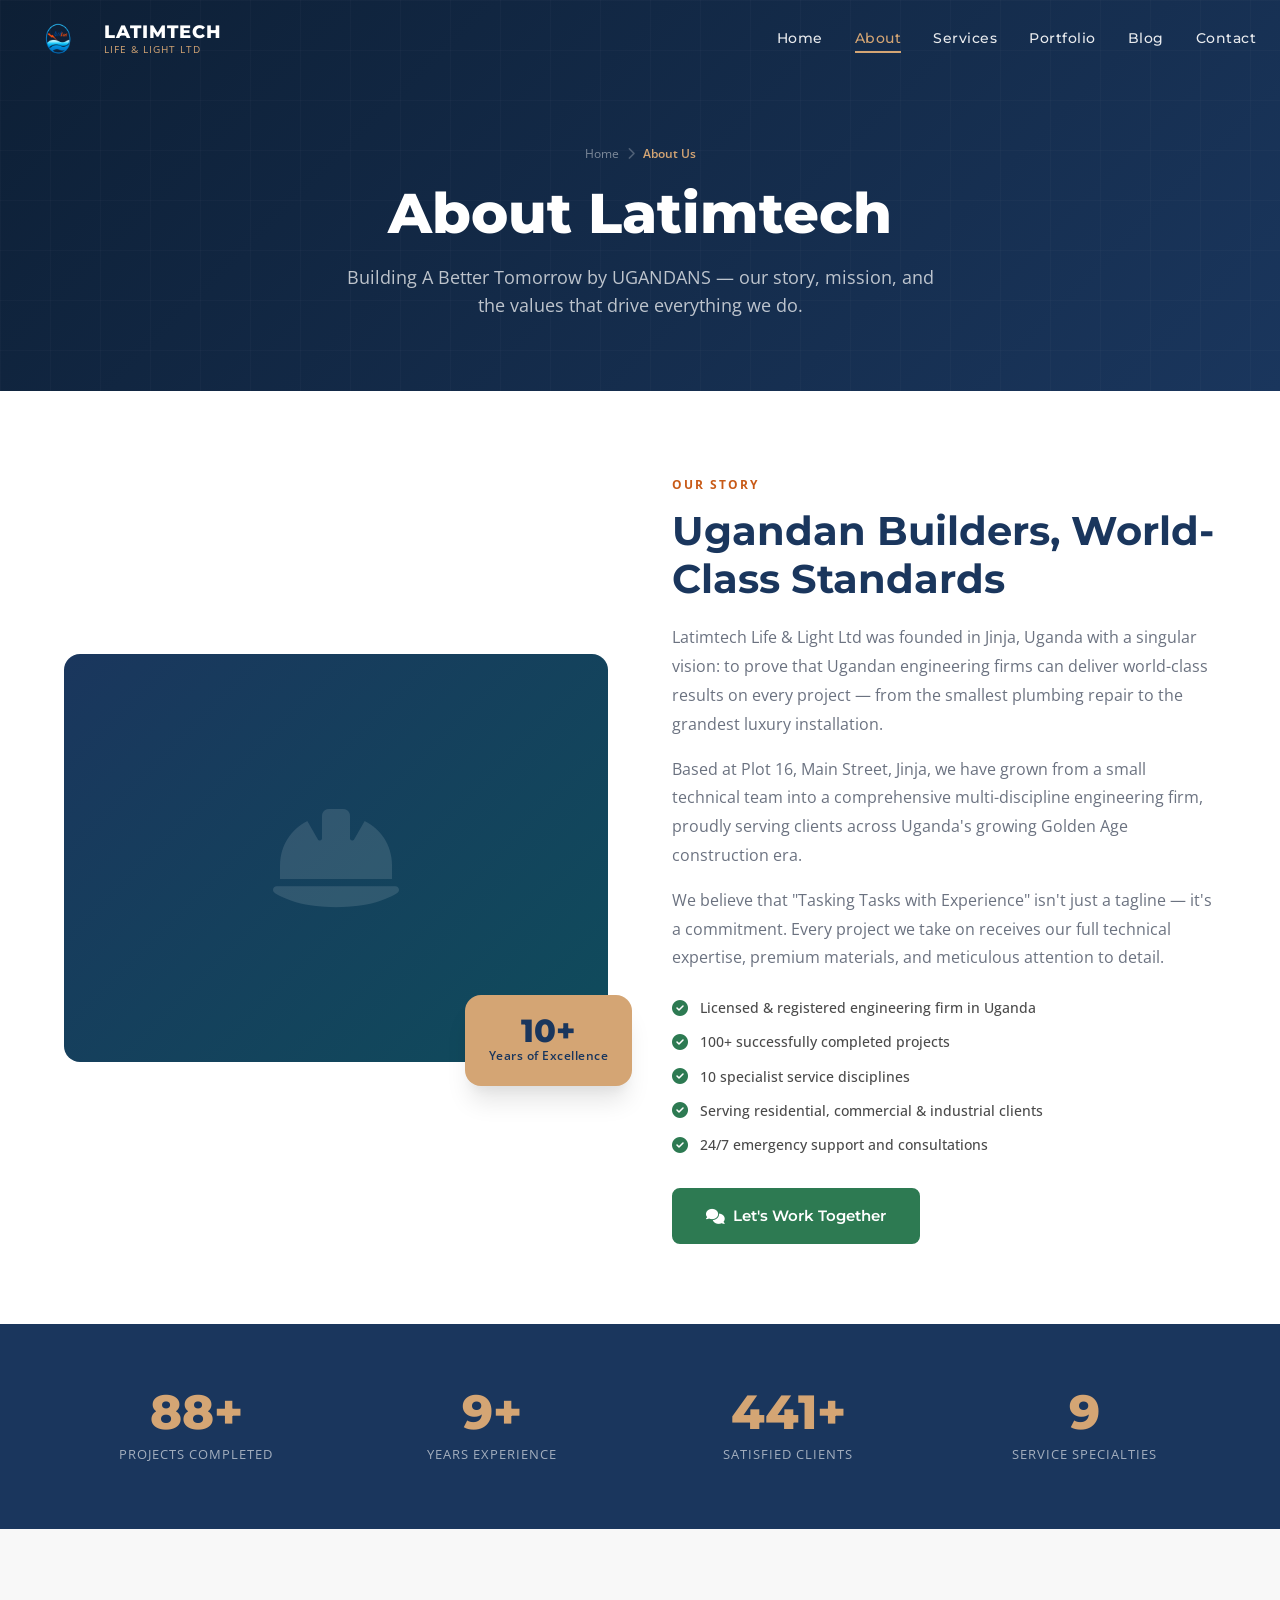
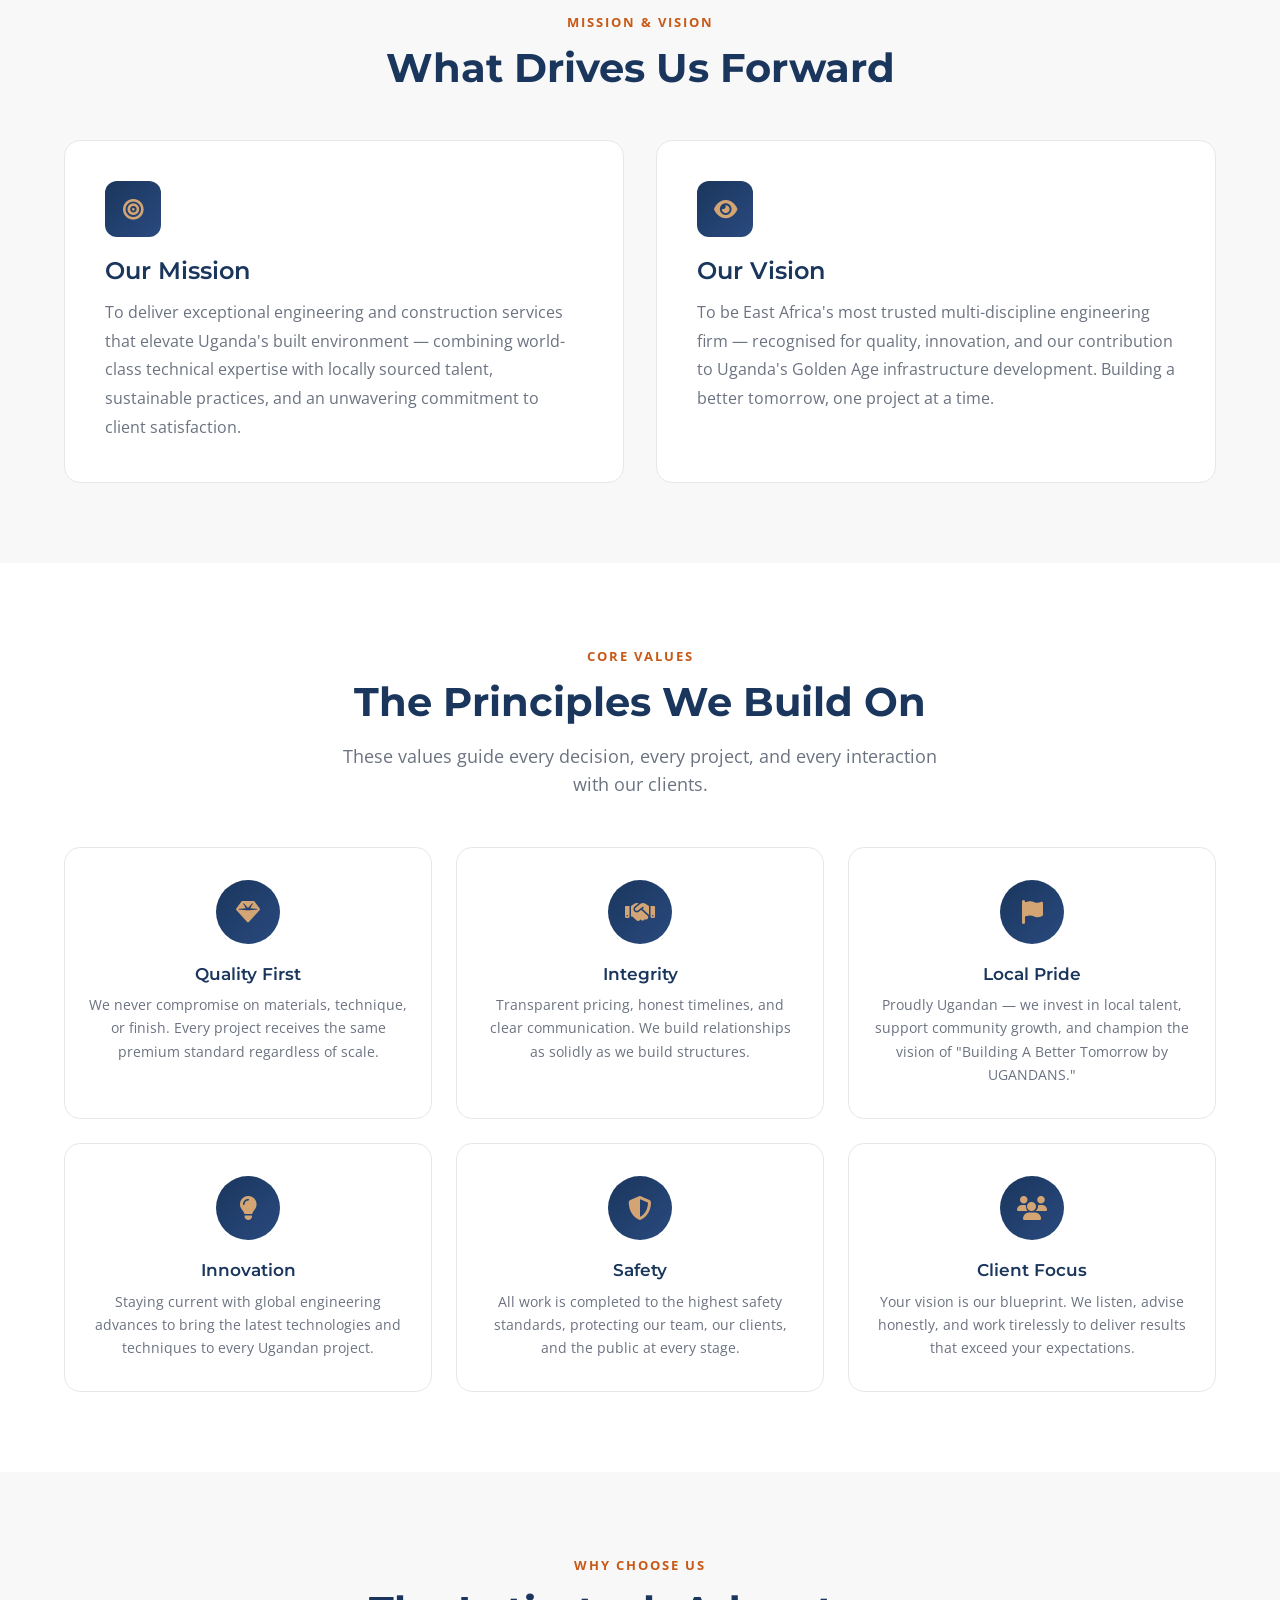
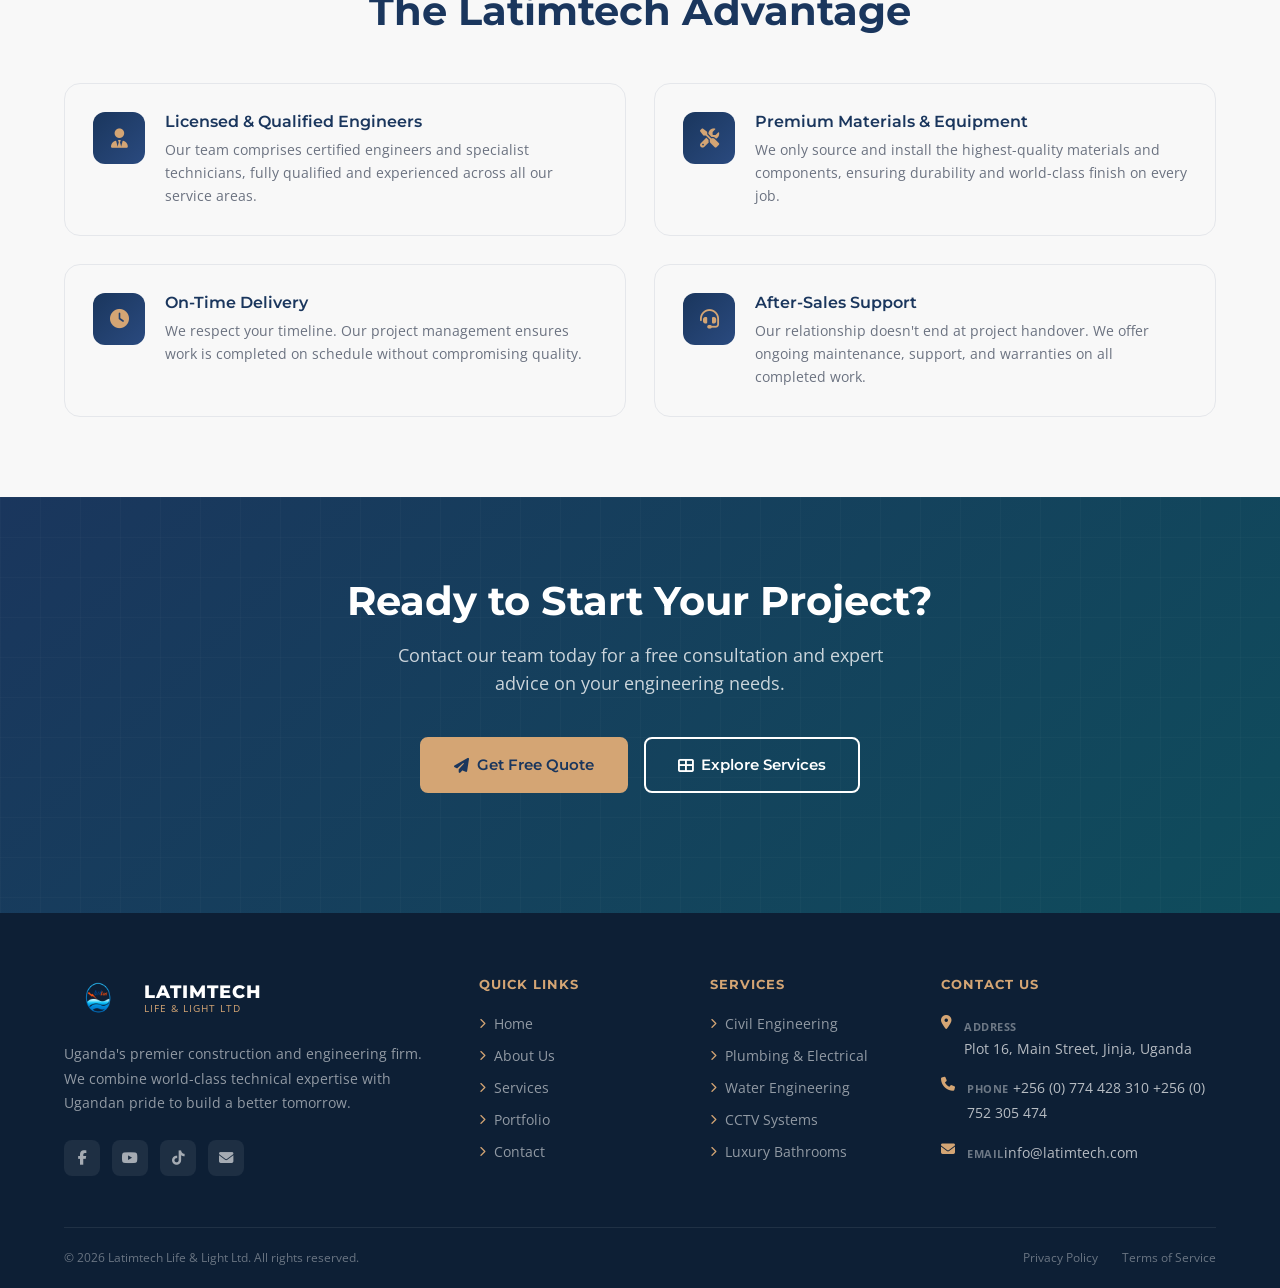
<file: about.html>
<!DOCTYPE html>
<html lang="en">
<head>
  <meta charset="UTF-8" />
  <link rel="icon" href="images/icon.png" type="image/png" />
  <meta name="viewport" content="width=device-width, initial-scale=1.0" />
  <title>About Us — Latimtech Life & Light Ltd</title>
  <meta name="description" content="Learn about Latimtech Life & Light Ltd — Uganda's premier engineering firm based in Jinja. Our story, mission, values, and commitment to building a better Uganda." />
  <link rel="preconnect" href="https://fonts.googleapis.com" />
  <link rel="preconnect" href="https://fonts.gstatic.com" crossorigin />
  <link rel="preconnect" href="https://cdnjs.cloudflare.com" crossorigin />
  <link rel="preload" href="https://fonts.googleapis.com/css2?family=Montserrat:wght@400;500;600;700;800&family=Open+Sans:wght@300;400;500;600&display=swap" as="style" onload="this.onload=null;this.rel='stylesheet'" />
  <noscript><link href="https://fonts.googleapis.com/css2?family=Montserrat:wght@400;500;600;700;800&family=Open+Sans:wght@300;400;500;600&display=swap" rel="stylesheet" /></noscript>
  <link rel="preload" href="https://cdnjs.cloudflare.com/ajax/libs/font-awesome/6.4.2/css/all.min.css" as="style" onload="this.onload=null;this.rel='stylesheet'" />
  <noscript><link rel="stylesheet" href="https://cdnjs.cloudflare.com/ajax/libs/font-awesome/6.4.2/css/all.min.css" /></noscript>
  <link rel="stylesheet" href="css/style.css" />
  <!-- Google Analytics -->
  <script async src="https://www.googletagmanager.com/gtag/js?id=G-TPHFS1VP4R"></script>
  <script>
    window.dataLayer = window.dataLayer || [];
    function gtag(){dataLayer.push(arguments);}
    gtag('js', new Date());
    gtag('config', 'G-TPHFS1VP4R');
  </script>
</head>
<body>

<!-- ===== HEADER ===== -->
<header class="header scrolled" id="header">
  <nav class="nav">
    <a href="index.html" class="nav-logo">
      <img src="images/icon.png" class="nav-logo-img" alt="Latimtech Logo" width="45" height="45">
      <div class="nav-logo-text">
        <span class="name">LATIMTECH</span>
        <span class="tag">Life &amp; Light Ltd</span>
      </div>
    </a>
    <div class="nav-links">
      <a href="index.html">Home</a>
      <a href="about.html" class="active">About</a>
      <a href="services.html">Services</a>
      <a href="portfolio.html">Portfolio</a>
      <a href="blog.html">Blog</a>
      <a href="contact.html">Contact</a>
    </div>
    <button class="hamburger" id="hamburger" aria-label="Toggle navigation">
      <span></span><span></span><span></span>
    </button>
  </nav>
  <div class="mobile-menu" id="mobileMenu">
    <a href="index.html">Home</a>
    <a href="about.html">About Us</a>
    <a href="services.html">Services</a>
    <a href="portfolio.html">Portfolio</a>
    <a href="blog.html">Blog</a>
    <a href="contact.html">Contact Us</a>
    <a href="contact.html" class="mobile-cta">Get Free Quote</a>
  </div>
</header>

<!-- ===== PAGE HERO ===== -->
<section class="page-hero">
  <div class="container">
    <div class="page-hero-content">
      <div class="breadcrumb">
        <a href="index.html">Home</a>
        <span class="sep"><i class="fas fa-chevron-right"></i></span>
        <span class="current">About Us</span>
      </div>
      <h1>About Latimtech</h1>
      <p>Building A Better Tomorrow by UGANDANS — our story, mission, and the values that drive everything we do.</p>
    </div>
  </div>
</section>

<!-- ===== OUR STORY ===== -->
<section class="section bg-white">
  <div class="container">
    <div class="about-story">
      <div class="about-visual fade-in-left">
        <div class="about-img-wrap">
          <i class="fas fa-hard-hat"></i>
        </div>
        <div class="about-badge">
          <div class="num">10+</div>
          <div class="lbl">Years of Excellence</div>
        </div>
      </div>
      <div class="about-text fade-in-right">
        <span class="label">Our Story</span>
        <h2>Ugandan Builders, World-Class Standards</h2>
        <p>Latimtech Life &amp; Light Ltd was founded in Jinja, Uganda with a singular vision: to prove that Ugandan engineering firms can deliver world-class results on every project — from the smallest plumbing repair to the grandest luxury installation.</p>
        <p>Based at Plot 16, Main Street, Jinja, we have grown from a small technical team into a comprehensive multi-discipline engineering firm, proudly serving clients across Uganda's growing Golden Age construction era.</p>
        <p>We believe that "Tasking Tasks with Experience" isn't just a tagline — it's a commitment. Every project we take on receives our full technical expertise, premium materials, and meticulous attention to detail.</p>
        <div class="about-checks">
          <div class="about-check"><i class="fas fa-check-circle"></i> Licensed &amp; registered engineering firm in Uganda</div>
          <div class="about-check"><i class="fas fa-check-circle"></i> 100+ successfully completed projects</div>
          <div class="about-check"><i class="fas fa-check-circle"></i> 10 specialist service disciplines</div>
          <div class="about-check"><i class="fas fa-check-circle"></i> Serving residential, commercial &amp; industrial clients</div>
          <div class="about-check"><i class="fas fa-check-circle"></i> 24/7 emergency support and consultations</div>
        </div>
        <a href="contact.html" class="btn btn-primary"><i class="fas fa-comments"></i> Let's Work Together</a>
      </div>
    </div>
  </div>
</section>

<!-- ===== STATS ===== -->
<section class="stats-band">
  <div class="container">
    <div class="stats-grid">
      <div class="stat-item text-center">
        <div class="stat-number" data-count="100" data-suffix="+">100+</div>
        <div class="stat-label">Projects Completed</div>
      </div>
      <div class="stat-item text-center">
        <div class="stat-number" data-count="10" data-suffix="+">10+</div>
        <div class="stat-label">Years Experience</div>
      </div>
      <div class="stat-item text-center">
        <div class="stat-number" data-count="500" data-suffix="+">500+</div>
        <div class="stat-label">Satisfied Clients</div>
      </div>
      <div class="stat-item text-center">
        <div class="stat-number" data-count="10" data-suffix="">10</div>
        <div class="stat-label">Service Specialties</div>
      </div>
    </div>
  </div>
</section>

<!-- ===== MISSION & VISION ===== -->
<section class="section bg-gray">
  <div class="container">
    <div class="section-header fade-in">
      <span class="label">Mission &amp; Vision</span>
      <h2>What Drives Us Forward</h2>
    </div>
    <div class="two-col-grid fade-in">
      <div class="info-card">
        <div class="info-icon"><i class="fas fa-bullseye"></i></div>
        <h3>Our Mission</h3>
        <p>To deliver exceptional engineering and construction services that elevate Uganda's built environment — combining world-class technical expertise with locally sourced talent, sustainable practices, and an unwavering commitment to client satisfaction.</p>
      </div>
      <div class="info-card">
        <div class="info-icon"><i class="fas fa-eye"></i></div>
        <h3>Our Vision</h3>
        <p>To be East Africa's most trusted multi-discipline engineering firm — recognised for quality, innovation, and our contribution to Uganda's Golden Age infrastructure development. Building a better tomorrow, one project at a time.</p>
      </div>
    </div>
  </div>
</section>

<!-- ===== CORE VALUES ===== -->
<section class="section bg-white">
  <div class="container">
    <div class="section-header fade-in">
      <span class="label">Core Values</span>
      <h2>The Principles We Build On</h2>
      <p>These values guide every decision, every project, and every interaction with our clients.</p>
    </div>
    <div class="values-grid">
      <div class="value-card">
        <div class="value-icon"><i class="fas fa-gem"></i></div>
        <h3>Quality First</h3>
        <p>We never compromise on materials, technique, or finish. Every project receives the same premium standard regardless of scale.</p>
      </div>
      <div class="value-card">
        <div class="value-icon"><i class="fas fa-handshake"></i></div>
        <h3>Integrity</h3>
        <p>Transparent pricing, honest timelines, and clear communication. We build relationships as solidly as we build structures.</p>
      </div>
      <div class="value-card">
        <div class="value-icon"><i class="fas fa-flag"></i></div>
        <h3>Local Pride</h3>
        <p>Proudly Ugandan — we invest in local talent, support community growth, and champion the vision of "Building A Better Tomorrow by UGANDANS."</p>
      </div>
      <div class="value-card">
        <div class="value-icon"><i class="fas fa-lightbulb"></i></div>
        <h3>Innovation</h3>
        <p>Staying current with global engineering advances to bring the latest technologies and techniques to every Ugandan project.</p>
      </div>
      <div class="value-card">
        <div class="value-icon"><i class="fas fa-shield-alt"></i></div>
        <h3>Safety</h3>
        <p>All work is completed to the highest safety standards, protecting our team, our clients, and the public at every stage.</p>
      </div>
      <div class="value-card">
        <div class="value-icon"><i class="fas fa-users"></i></div>
        <h3>Client Focus</h3>
        <p>Your vision is our blueprint. We listen, advise honestly, and work tirelessly to deliver results that exceed your expectations.</p>
      </div>
    </div>
  </div>
</section>

<!-- ===== WHY CHOOSE US ===== -->
<section class="section bg-gray">
  <div class="container">
    <div class="section-header fade-in">
      <span class="label">Why Choose Us</span>
      <h2>The Latimtech Advantage</h2>
    </div>
    <div class="why-grid">
      <div class="why-item">
        <div class="why-icon"><i class="fas fa-user-tie"></i></div>
        <div class="why-text">
          <h4>Licensed &amp; Qualified Engineers</h4>
          <p>Our team comprises certified engineers and specialist technicians, fully qualified and experienced across all our service areas.</p>
        </div>
      </div>
      <div class="why-item">
        <div class="why-icon"><i class="fas fa-tools"></i></div>
        <div class="why-text">
          <h4>Premium Materials &amp; Equipment</h4>
          <p>We only source and install the highest-quality materials and components, ensuring durability and world-class finish on every job.</p>
        </div>
      </div>
      <div class="why-item">
        <div class="why-icon"><i class="fas fa-clock"></i></div>
        <div class="why-text">
          <h4>On-Time Delivery</h4>
          <p>We respect your timeline. Our project management ensures work is completed on schedule without compromising quality.</p>
        </div>
      </div>
      <div class="why-item">
        <div class="why-icon"><i class="fas fa-headset"></i></div>
        <div class="why-text">
          <h4>After-Sales Support</h4>
          <p>Our relationship doesn't end at project handover. We offer ongoing maintenance, support, and warranties on all completed work.</p>
        </div>
      </div>
    </div>
  </div>
</section>

<!-- ===== CTA ===== -->
<section class="cta-section">
  <div class="container">
    <div class="cta-content fade-in">
      <h2>Ready to Start Your Project?</h2>
      <p>Contact our team today for a free consultation and expert advice on your engineering needs.</p>
      <div class="cta-actions">
        <a href="contact.html" class="btn btn-gold"><i class="fas fa-paper-plane"></i> Get Free Quote</a>
        <a href="services.html" class="btn btn-secondary"><i class="fas fa-th-large"></i> Explore Services</a>
      </div>
    </div>
  </div>
</section>

<!-- ===== FOOTER ===== -->
<footer class="footer">
  <div class="container">
    <div class="footer-grid">
      <div class="footer-brand">
        <a href="index.html" class="nav-logo">
          <img src="images/icon.png" class="nav-logo-img" alt="Latimtech Logo" width="45" height="45">
          <div class="nav-logo-text">
            <span class="name">LATIMTECH</span>
            <span class="tag">Life &amp; Light Ltd</span>
          </div>
        </a>
        <p>Uganda's premier construction and engineering firm. We combine world-class technical expertise with Ugandan pride to build a better tomorrow.</p>
        <div class="footer-social">
          <a href="https://www.facebook.com/share/1B4zsSedzb/" class="social-link" target="_blank" rel="noopener" aria-label="Facebook"><i class="fab fa-facebook-f"></i></a>
          <a href="https://youtube.com/@latimjoseph6804?si=GJ_v-BW0ujTYFnk6" class="social-link" target="_blank" rel="noopener" aria-label="YouTube"><i class="fab fa-youtube"></i></a>
          <a href="https://tiktok.com/@latimtech" class="social-link" target="_blank" rel="noopener" aria-label="TikTok"><i class="fab fa-tiktok"></i></a>
          <a href="mailto:info@latimtech.com" class="social-link" aria-label="Email"><i class="fas fa-envelope"></i></a>
        </div>
      </div>
      <div class="footer-col">
        <h5>Quick Links</h5>
        <ul class="footer-links">
          <li><a href="index.html"><i class="fas fa-chevron-right"></i> Home</a></li>
          <li><a href="about.html"><i class="fas fa-chevron-right"></i> About Us</a></li>
          <li><a href="services.html"><i class="fas fa-chevron-right"></i> Services</a></li>
          <li><a href="portfolio.html"><i class="fas fa-chevron-right"></i> Portfolio</a></li>
          <li><a href="contact.html"><i class="fas fa-chevron-right"></i> Contact</a></li>
        </ul>
      </div>
      <div class="footer-col">
        <h5>Services</h5>
        <ul class="footer-links">
          <li><a href="services.html"><i class="fas fa-chevron-right"></i> Civil Engineering</a></li>
          <li><a href="services.html"><i class="fas fa-chevron-right"></i> Plumbing &amp; Electrical</a></li>
          <li><a href="services.html"><i class="fas fa-chevron-right"></i> Water Engineering</a></li>
          <li><a href="services.html"><i class="fas fa-chevron-right"></i> CCTV Systems</a></li>
          <li><a href="services.html"><i class="fas fa-chevron-right"></i> Luxury Bathrooms</a></li>
        </ul>
      </div>
      <div class="footer-col">
        <h5>Contact Us</h5>
        <div class="footer-contact-item">
          <i class="fas fa-map-marker-alt"></i>
          <div><span class="fc-label">Address</span><p>Plot 16, Main Street, Jinja, Uganda</p></div>
        </div>
        <div class="footer-contact-item">
          <i class="fas fa-phone"></i>
          <div>
            <span class="fc-label">Phone</span>
            <a href="tel:+256774428310">+256 (0) 774 428 310</a>
            <a href="tel:+256752305474">+256 (0) 752 305 474</a>
          </div>
        </div>
        <div class="footer-contact-item">
          <i class="fas fa-envelope"></i>
          <div><span class="fc-label">Email</span><a href="mailto:info@latimtech.com">info@latimtech.com</a></div>
        </div>
      </div>
    </div>
  </div>
  <div class="container">
    <div class="footer-bottom">
      <p>&copy; 2026 Latimtech Life &amp; Light Ltd. All rights reserved.</p>
      <div class="footer-links-row"><a href="#">Privacy Policy</a><a href="#">Terms of Service</a></div>
    </div>
  </div>
</footer>

<script src="js/main.js" defer></script>
<!--Start of Tawk.to Script-->
<script type="text/javascript">
var Tawk_API=Tawk_API||{}, Tawk_LoadStart=new Date();
(function(){
var s1=document.createElement("script"),s0=document.getElementsByTagName("script")[0];
s1.async=true;
s1.src='https://embed.tawk.to/69eee83352f9f01c33156ddd/1jn6jm3c8';
s1.charset='UTF-8';
s1.setAttribute('crossorigin','*');
s0.parentNode.insertBefore(s1,s0);
})();
</script>
<!--End of Tawk.to Script-->
</body>
</html>
</file>
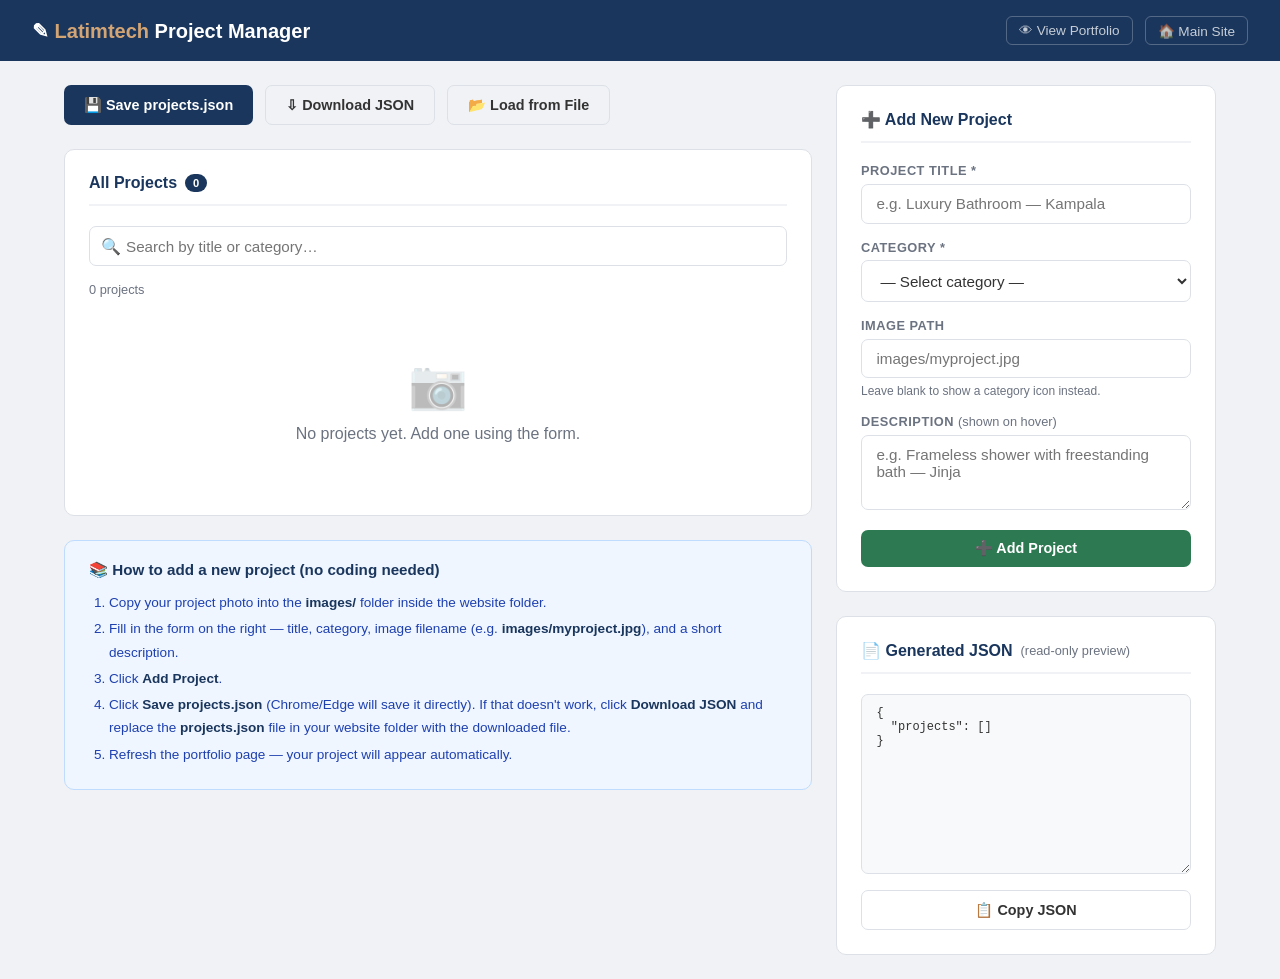
<file: admin.html>
<!DOCTYPE html>
<html lang="en">
<head>
  <meta charset="UTF-8" />
  <link rel="icon" href="images/icon.png" type="image/png" />
  <meta name="viewport" content="width=device-width, initial-scale=1.0" />
  <title>Latimtech — Project Manager</title>
  <style>
    *, *::before, *::after { box-sizing: border-box; margin: 0; padding: 0; }

    :root {
      --navy:    #1A365D;
      --gold:    #D4A574;
      --green:   #2D7A52;
      --red:     #C0392B;
      --bg:      #F0F2F5;
      --white:   #FFFFFF;
      --border:  #DDE1E7;
      --text:    #333;
      --muted:   #6B7280;
      --radius:  10px;
    }

    body {
      font-family: -apple-system, BlinkMacSystemFont, 'Segoe UI', sans-serif;
      background: var(--bg);
      color: var(--text);
      min-height: 100vh;
    }

    /* ── Header ── */
    .header {
      background: var(--navy);
      color: #fff;
      padding: 1rem 2rem;
      display: flex;
      align-items: center;
      justify-content: space-between;
      gap: 1rem;
      flex-wrap: wrap;
    }
    .header h1 { font-size: 1.25rem; font-weight: 700; color: #fff; }
    .header h1 span { color: var(--gold); }
    .header-links { display: flex; gap: .75rem; }
    .header-links a {
      color: rgba(255,255,255,.75);
      text-decoration: none;
      font-size: .85rem;
      padding: .35rem .75rem;
      border: 1px solid rgba(255,255,255,.25);
      border-radius: 6px;
      transition: all .2s;
    }
    .header-links a:hover { background: rgba(255,255,255,.15); color: #fff; }

    /* ── Layout ── */
    .layout {
      display: grid;
      grid-template-columns: 1fr 380px;
      gap: 1.5rem;
      max-width: 1200px;
      margin: 1.5rem auto;
      padding: 0 1.5rem;
    }
    @media(max-width:860px) { .layout { grid-template-columns: 1fr; } }

    /* ── Card ── */
    .card {
      background: var(--white);
      border: 1px solid var(--border);
      border-radius: var(--radius);
      padding: 1.5rem;
    }
    .card-title {
      font-size: 1rem;
      font-weight: 700;
      color: var(--navy);
      margin-bottom: 1.25rem;
      padding-bottom: .75rem;
      border-bottom: 2px solid var(--bg);
      display: flex;
      align-items: center;
      gap: .5rem;
    }
    .card-title .badge {
      background: var(--navy);
      color: #fff;
      font-size: .7rem;
      font-weight: 700;
      padding: .2rem .5rem;
      border-radius: 20px;
    }

    /* ── Form ── */
    .form-group { margin-bottom: 1rem; }
    label {
      display: block;
      font-size: .8rem;
      font-weight: 600;
      color: var(--muted);
      text-transform: uppercase;
      letter-spacing: .5px;
      margin-bottom: .35rem;
    }
    input, select, textarea {
      width: 100%;
      padding: .65rem .9rem;
      border: 1.5px solid var(--border);
      border-radius: 7px;
      font-size: .95rem;
      color: var(--text);
      background: var(--white);
      transition: border-color .2s, box-shadow .2s;
      font-family: inherit;
    }
    input:focus, select:focus, textarea:focus {
      outline: none;
      border-color: var(--navy);
      box-shadow: 0 0 0 3px rgba(26,54,93,.1);
    }
    input.error { border-color: var(--red); }
    textarea { resize: vertical; min-height: 75px; }

    /* ── Buttons ── */
    .btn {
      display: inline-flex;
      align-items: center;
      gap: .4rem;
      padding: .65rem 1.25rem;
      border-radius: 7px;
      font-size: .9rem;
      font-weight: 600;
      cursor: pointer;
      border: none;
      transition: all .2s;
      font-family: inherit;
    }
    .btn-primary  { background: var(--green);  color: #fff; }
    .btn-primary:hover  { background: #1F5A3A; }
    .btn-navy    { background: var(--navy);   color: #fff; }
    .btn-navy:hover    { background: #0D1F35; }
    .btn-gold    { background: var(--gold);   color: var(--navy); }
    .btn-gold:hover    { opacity: .9; }
    .btn-outline { background: transparent; border: 1.5px solid var(--border); color: var(--text); }
    .btn-outline:hover { border-color: var(--navy); color: var(--navy); }
    .btn-danger  { background: #FEE2E2; color: var(--red); }
    .btn-danger:hover  { background: var(--red); color: #fff; }
    .btn-full { width: 100%; justify-content: center; }
    .btn-sm { padding: .35rem .7rem; font-size: .8rem; }

    /* ── Action Bar ── */
    .action-bar {
      display: flex;
      gap: .75rem;
      flex-wrap: wrap;
      margin-bottom: 1.5rem;
    }

    /* ── Project List ── */
    .project-list { display: flex; flex-direction: column; gap: .6rem; }

    .project-row {
      display: flex;
      align-items: center;
      gap: 1rem;
      padding: .75rem 1rem;
      background: var(--bg);
      border-radius: 8px;
      border: 1.5px solid transparent;
      transition: border-color .2s;
    }
    .project-row:hover { border-color: var(--border); }

    .project-thumb {
      width: 52px;
      height: 52px;
      border-radius: 6px;
      object-fit: cover;
      background: #C8D3E0;
      flex-shrink: 0;
      display: flex;
      align-items: center;
      justify-content: center;
      color: var(--navy);
      font-size: 1.1rem;
      overflow: hidden;
    }
    .project-thumb img { width: 100%; height: 100%; object-fit: cover; }

    .project-info { flex: 1; min-width: 0; }
    .project-info .title {
      font-weight: 600;
      font-size: .9rem;
      white-space: nowrap;
      overflow: hidden;
      text-overflow: ellipsis;
    }
    .project-info .meta { font-size: .75rem; color: var(--muted); margin-top: .15rem; }

    .cat-badge {
      font-size: .65rem;
      font-weight: 700;
      padding: .2rem .55rem;
      border-radius: 20px;
      text-transform: uppercase;
      letter-spacing: .5px;
      white-space: nowrap;
      background: #E8EEF7;
      color: var(--navy);
    }

    .project-actions { display: flex; gap: .4rem; flex-shrink: 0; }

    /* ── Empty state ── */
    .empty {
      text-align: center;
      padding: 3rem 1rem;
      color: var(--muted);
    }
    .empty .icon { font-size: 3rem; margin-bottom: .75rem; opacity: .3; }

    /* ── Image preview ── */
    #imgPreview {
      margin-top: .5rem;
      border-radius: 7px;
      max-height: 120px;
      width: 100%;
      object-fit: cover;
      display: none;
      border: 1.5px solid var(--border);
    }

    /* ── Toast ── */
    #toast {
      position: fixed;
      bottom: 1.5rem;
      right: 1.5rem;
      background: var(--navy);
      color: #fff;
      padding: .75rem 1.25rem;
      border-radius: 8px;
      font-size: .9rem;
      font-weight: 600;
      box-shadow: 0 8px 24px rgba(0,0,0,.2);
      transform: translateY(100px);
      opacity: 0;
      transition: all .3s ease;
      z-index: 9999;
      max-width: 320px;
    }
    #toast.show { transform: translateY(0); opacity: 1; }
    #toast.success { background: var(--green); }
    #toast.error   { background: var(--red); }

    /* ── Instructions ── */
    .instructions {
      background: #EFF6FF;
      border: 1.5px solid #BFDBFE;
      border-radius: var(--radius);
      padding: 1.25rem 1.5rem;
      margin-top: 1.5rem;
    }
    .instructions h3 { font-size: .95rem; color: var(--navy); margin-bottom: .75rem; }
    .instructions ol { padding-left: 1.25rem; }
    .instructions li { font-size: .85rem; line-height: 1.7; color: #1E40AF; margin-bottom: .2rem; }
    .instructions li strong { color: var(--navy); }

    /* ── Search ── */
    .search-wrap { position: relative; margin-bottom: 1rem; }
    .search-wrap input { padding-left: 2.25rem; }
    .search-wrap .icon {
      position: absolute;
      left: .75rem;
      top: 50%;
      transform: translateY(-50%);
      color: var(--muted);
      pointer-events: none;
    }

    /* ── Divider ── */
    .divider { border: none; border-top: 1.5px solid var(--bg); margin: 1rem 0; }

    /* ── Count line ── */
    .count-line {
      font-size: .8rem;
      color: var(--muted);
      margin-bottom: .75rem;
    }
  </style>
  <!-- Google Analytics -->
  <script async src="https://www.googletagmanager.com/gtag/js?id=G-TPHFS1VP4R"></script>
  <script>
    window.dataLayer = window.dataLayer || [];
    function gtag(){dataLayer.push(arguments);}
    gtag('js', new Date());
    gtag('config', 'G-TPHFS1VP4R');
  </script>
</head>
<body>

<!-- ── Header ── -->
<header class="header">
  <h1>&#9998; <span>Latimtech</span> Project Manager</h1>
  <div class="header-links">
    <a href="portfolio.html" target="_blank">&#128065; View Portfolio</a>
    <a href="index.html" target="_blank">&#127968; Main Site</a>
  </div>
</header>

<div class="layout">

  <!-- ════════════════════════════════════════
       LEFT — Project List
  ════════════════════════════════════════ -->
  <div>
    <!-- Action bar -->
    <div class="action-bar">
      <button class="btn btn-navy" onclick="saveFile()">&#128190; Save projects.json</button>
      <button class="btn btn-outline" onclick="downloadJSON()">&#8681; Download JSON</button>
      <button class="btn btn-outline" onclick="loadFromFile()">&#128194; Load from File</button>
    </div>

    <div class="card">
      <div class="card-title">
        All Projects
        <span class="badge" id="projectCount">0</span>
      </div>

      <!-- Search -->
      <div class="search-wrap">
        <span class="icon">&#128269;</span>
        <input type="text" id="searchInput" placeholder="Search by title or category…" oninput="renderList()">
      </div>

      <p class="count-line" id="countLine"></p>

      <!-- List -->
      <div class="project-list" id="projectList">
        <div class="empty">
          <div class="icon">&#128247;</div>
          <p>No projects yet. Add one using the form.</p>
        </div>
      </div>
    </div>

    <!-- Instructions -->
    <div class="instructions">
      <h3>&#128218; How to add a new project (no coding needed)</h3>
      <ol>
        <li>Copy your project photo into the <strong>images/</strong> folder inside the website folder.</li>
        <li>Fill in the form on the right — title, category, image filename (e.g. <strong>images/myproject.jpg</strong>), and a short description.</li>
        <li>Click <strong>Add Project</strong>.</li>
        <li>Click <strong>Save projects.json</strong> (Chrome/Edge will save it directly). If that doesn't work, click <strong>Download JSON</strong> and replace the <strong>projects.json</strong> file in your website folder with the downloaded file.</li>
        <li>Refresh the portfolio page — your project will appear automatically.</li>
      </ol>
    </div>
  </div>

  <!-- ════════════════════════════════════════
       RIGHT — Add / Edit Form
  ════════════════════════════════════════ -->
  <div>
    <div class="card" id="formCard">
      <div class="card-title" id="formTitle">&#10133; Add New Project</div>

      <input type="hidden" id="editId">

      <div class="form-group">
        <label>Project Title *</label>
        <input type="text" id="fTitle" placeholder="e.g. Luxury Bathroom — Kampala" maxlength="100">
      </div>

      <div class="form-group">
        <label>Category *</label>
        <select id="fCategory">
          <option value="">— Select category —</option>
          <option value="spa">Spa &amp; Jacuzzi</option>
          <option value="bathroom">Bathroom Installations</option>
          <option value="plumbing">Plumbing</option>
          <option value="water">Water Engineering</option>
          <option value="civil">Civil Engineering</option>
          <option value="cctv">CCTV</option>
          <option value="fabrication">Aluminium Fabrication</option>
          <option value="ac">Air Conditioning</option>
        </select>
      </div>

      <div class="form-group">
        <label>Image Path</label>
        <input type="text" id="fImage" placeholder="images/myproject.jpg" oninput="previewImage()">
        <img id="imgPreview" alt="Preview">
        <p style="font-size:.75rem;color:#6B7280;margin-top:.35rem;">
          Leave blank to show a category icon instead.
        </p>
      </div>

      <div class="form-group">
        <label>Description <span style="font-weight:400;text-transform:none;letter-spacing:0;">(shown on hover)</span></label>
        <textarea id="fDesc" placeholder="e.g. Frameless shower with freestanding bath — Jinja" maxlength="120"></textarea>
      </div>

      <button class="btn btn-primary btn-full" onclick="submitForm()">
        &#10133; Add Project
      </button>
      <div id="cancelWrap" style="display:none;margin-top:.5rem;">
        <button class="btn btn-outline btn-full" onclick="cancelEdit()">Cancel</button>
      </div>
    </div>

    <!-- JSON Preview -->
    <div class="card" style="margin-top:1.5rem;">
      <div class="card-title">&#128196; Generated JSON <span style="font-weight:400;font-size:.8rem;color:var(--muted);">(read-only preview)</span></div>
      <textarea id="jsonPreview" readonly
        style="font-family:monospace;font-size:.75rem;min-height:180px;background:#F8F9FA;color:#333;resize:vertical;"></textarea>
      <button class="btn btn-outline btn-full" style="margin-top:.75rem;" onclick="copyJSON()">
        &#128203; Copy JSON
      </button>
    </div>
  </div>

</div>

<!-- Toast -->
<div id="toast"></div>

<!-- Hidden file input for loading JSON -->
<input type="file" id="fileInput" accept=".json" style="display:none" onchange="handleFileLoad(event)">

<script>
/* ══════════════════════════════════════════════════════
   STATE
══════════════════════════════════════════════════════ */
let projects = [];
const STORAGE_KEY = 'latimtech_projects_v2';

/* ══════════════════════════════════════════════════════
   BOOT — load from localStorage, then try projects.json
══════════════════════════════════════════════════════ */
async function boot() {
  const stored = localStorage.getItem(STORAGE_KEY);
  if (stored) {
    try { projects = JSON.parse(stored); } catch(e) { projects = []; }
    renderList();
    updatePreview();
    return;
  }
  // First ever visit — seed from projects.json
  try {
    const res = await fetch('projects.json');
    if (!res.ok) throw new Error('not found');
    const data = await res.json();
    projects = data.projects || [];
    persist();
  } catch(e) {
    projects = [];
  }
  renderList();
  updatePreview();
}

/* ══════════════════════════════════════════════════════
   PERSIST
══════════════════════════════════════════════════════ */
function persist() {
  localStorage.setItem(STORAGE_KEY, JSON.stringify(projects));
}

/* ══════════════════════════════════════════════════════
   RENDER LIST
══════════════════════════════════════════════════════ */
function renderList() {
  const list  = document.getElementById('projectList');
  const query = document.getElementById('searchInput').value.toLowerCase().trim();

  const filtered = projects.filter(p =>
    !query ||
    p.title.toLowerCase().includes(query) ||
    p.category.toLowerCase().includes(query) ||
    (p.description || '').toLowerCase().includes(query)
  );

  document.getElementById('projectCount').textContent = projects.length;
  document.getElementById('countLine').textContent =
    query ? `Showing ${filtered.length} of ${projects.length} projects` : `${projects.length} project${projects.length !== 1 ? 's' : ''}`;

  if (filtered.length === 0) {
    list.innerHTML = `<div class="empty"><div class="icon">&#128247;</div><p>${query ? 'No matches found.' : 'No projects yet. Add one using the form.'}</p></div>`;
    return;
  }

  list.innerHTML = filtered.map(p => {
    const thumb = p.image
      ? `<div class="project-thumb"><img src="${esc(p.image)}" alt="" onerror="this.parentElement.innerHTML='📷';"></div>`
      : `<div class="project-thumb">&#128247;</div>`;
    return `
      <div class="project-row" id="row-${p.id}">
        ${thumb}
        <div class="project-info">
          <div class="title">${esc(p.title)}</div>
          <div class="meta">${esc(p.description || '—')}</div>
        </div>
        <span class="cat-badge">${esc(p.category)}</span>
        <div class="project-actions">
          <button class="btn btn-outline btn-sm" onclick="editProject(${p.id})" title="Edit">&#9998;</button>
          <button class="btn btn-danger btn-sm" onclick="deleteProject(${p.id})" title="Delete">&#10005;</button>
        </div>
      </div>`;
  }).join('');
}

/* ══════════════════════════════════════════════════════
   FORM — ADD / EDIT
══════════════════════════════════════════════════════ */
function submitForm() {
  const title    = document.getElementById('fTitle').value.trim();
  const category = document.getElementById('fCategory').value;
  const image    = document.getElementById('fImage').value.trim();
  const desc     = document.getElementById('fDesc').value.trim();
  const editId   = document.getElementById('editId').value;

  // Validation
  let valid = true;
  ['fTitle', 'fCategory'].forEach(id => {
    const el = document.getElementById(id);
    el.classList.remove('error');
    if (!el.value.trim()) { el.classList.add('error'); valid = false; }
  });
  if (!valid) { showToast('Please fill in the required fields.', 'error'); return; }

  if (editId) {
    // Update existing
    const idx = projects.findIndex(p => p.id == editId);
    if (idx > -1) {
      projects[idx] = { id: projects[idx].id, title, category, image, description: desc };
    }
    cancelEdit();
    showToast('Project updated!', 'success');
  } else {
    // Add new
    const id = Date.now();
    projects.push({ id, title, category, image, description: desc });
    clearForm();
    showToast('Project added!', 'success');
  }

  persist();
  renderList();
  updatePreview();
}

function editProject(id) {
  const p = projects.find(p => p.id === id);
  if (!p) return;
  document.getElementById('editId').value    = p.id;
  document.getElementById('fTitle').value    = p.title;
  document.getElementById('fCategory').value = p.category;
  document.getElementById('fImage').value    = p.image || '';
  document.getElementById('fDesc').value     = p.description || '';
  document.getElementById('formTitle').textContent = '✏️ Edit Project';
  document.getElementById('cancelWrap').style.display = '';
  document.querySelector('[onclick="submitForm()"]').textContent = '💾 Save Changes';
  previewImage();
  document.getElementById('formCard').scrollIntoView({ behavior: 'smooth', block: 'start' });
}

function cancelEdit() {
  clearForm();
  document.getElementById('editId').value = '';
  document.getElementById('formTitle').innerHTML = '&#10133; Add New Project';
  document.getElementById('cancelWrap').style.display = 'none';
  document.querySelector('[onclick="submitForm()"]').innerHTML = '&#10133; Add Project';
}

function clearForm() {
  ['fTitle', 'fCategory', 'fImage', 'fDesc'].forEach(id => {
    document.getElementById(id).value = '';
    document.getElementById(id).classList.remove('error');
  });
  document.getElementById('imgPreview').style.display = 'none';
}

function deleteProject(id) {
  if (!confirm('Delete this project?')) return;
  projects = projects.filter(p => p.id !== id);
  persist();
  renderList();
  updatePreview();
  showToast('Project deleted.', 'success');
}

/* ══════════════════════════════════════════════════════
   IMAGE PREVIEW
══════════════════════════════════════════════════════ */
function previewImage() {
  const src = document.getElementById('fImage').value.trim();
  const img = document.getElementById('imgPreview');
  if (src) {
    img.src = src;
    img.style.display = 'block';
    img.onerror = () => { img.style.display = 'none'; };
    img.onload  = () => { img.style.display = 'block'; };
  } else {
    img.style.display = 'none';
  }
}

/* ══════════════════════════════════════════════════════
   JSON PREVIEW
══════════════════════════════════════════════════════ */
function updatePreview() {
  document.getElementById('jsonPreview').value = JSON.stringify({ projects }, null, 2);
}

/* ══════════════════════════════════════════════════════
   SAVE — File System Access API (Chrome/Edge direct save)
══════════════════════════════════════════════════════ */
async function saveFile() {
  if (!('showSaveFilePicker' in window)) {
    downloadJSON();
    showToast('Saved as download (File System API not supported in this browser).', '');
    return;
  }
  try {
    const handle = await window.showSaveFilePicker({
      suggestedName: 'projects.json',
      types: [{ description: 'JSON File', accept: { 'application/json': ['.json'] } }],
    });
    const writable = await handle.createWritable();
    await writable.write(JSON.stringify({ projects }, null, 2));
    await writable.close();
    showToast('projects.json saved successfully!', 'success');
  } catch (e) {
    if (e.name !== 'AbortError') {
      downloadJSON();
      showToast('Saved as download instead.', '');
    }
  }
}

/* ══════════════════════════════════════════════════════
   DOWNLOAD — always-available fallback
══════════════════════════════════════════════════════ */
function downloadJSON() {
  const blob = new Blob([JSON.stringify({ projects }, null, 2)], { type: 'application/json' });
  const url  = URL.createObjectURL(blob);
  const a    = document.createElement('a');
  a.href     = url;
  a.download = 'projects.json';
  a.click();
  URL.revokeObjectURL(url);
  showToast('projects.json downloaded! Replace the file in your website folder.', '');
}

/* ══════════════════════════════════════════════════════
   LOAD FROM FILE — import an existing projects.json
══════════════════════════════════════════════════════ */
function loadFromFile() {
  document.getElementById('fileInput').click();
}
function handleFileLoad(e) {
  const file = e.target.files[0];
  if (!file) return;
  const reader = new FileReader();
  reader.onload = ev => {
    try {
      const data = JSON.parse(ev.target.result);
      projects = data.projects || [];
      persist();
      renderList();
      updatePreview();
      showToast(`Loaded ${projects.length} projects from file.`, 'success');
    } catch(err) {
      showToast('Invalid JSON file.', 'error');
    }
  };
  reader.readAsText(file);
  e.target.value = '';
}

/* ══════════════════════════════════════════════════════
   COPY JSON
══════════════════════════════════════════════════════ */
function copyJSON() {
  const text = document.getElementById('jsonPreview').value;
  navigator.clipboard.writeText(text)
    .then(() => showToast('JSON copied to clipboard!', 'success'))
    .catch(() => {
      document.getElementById('jsonPreview').select();
      document.execCommand('copy');
      showToast('JSON copied!', 'success');
    });
}

/* ══════════════════════════════════════════════════════
   TOAST
══════════════════════════════════════════════════════ */
let toastTimer;
function showToast(msg, type = '') {
  const t = document.getElementById('toast');
  t.textContent = msg;
  t.className = 'show' + (type ? ' ' + type : '');
  clearTimeout(toastTimer);
  toastTimer = setTimeout(() => { t.className = ''; }, 3200);
}

/* ══════════════════════════════════════════════════════
   ESCAPE HTML
══════════════════════════════════════════════════════ */
function esc(str) {
  return String(str || '')
    .replace(/&/g,'&amp;')
    .replace(/</g,'&lt;')
    .replace(/>/g,'&gt;')
    .replace(/"/g,'&quot;');
}

/* ── Start ── */
boot();
</script>
<!--Start of Tawk.to Script-->
<script type="text/javascript">
var Tawk_API=Tawk_API||{}, Tawk_LoadStart=new Date();
(function(){
var s1=document.createElement("script"),s0=document.getElementsByTagName("script")[0];
s1.async=true;
s1.src='https://embed.tawk.to/69eee83352f9f01c33156ddd/1jn6jm3c8';
s1.charset='UTF-8';
s1.setAttribute('crossorigin','*');
s0.parentNode.insertBefore(s1,s0);
})();
</script>
<!--End of Tawk.to Script-->
</body>
</html>
</file>
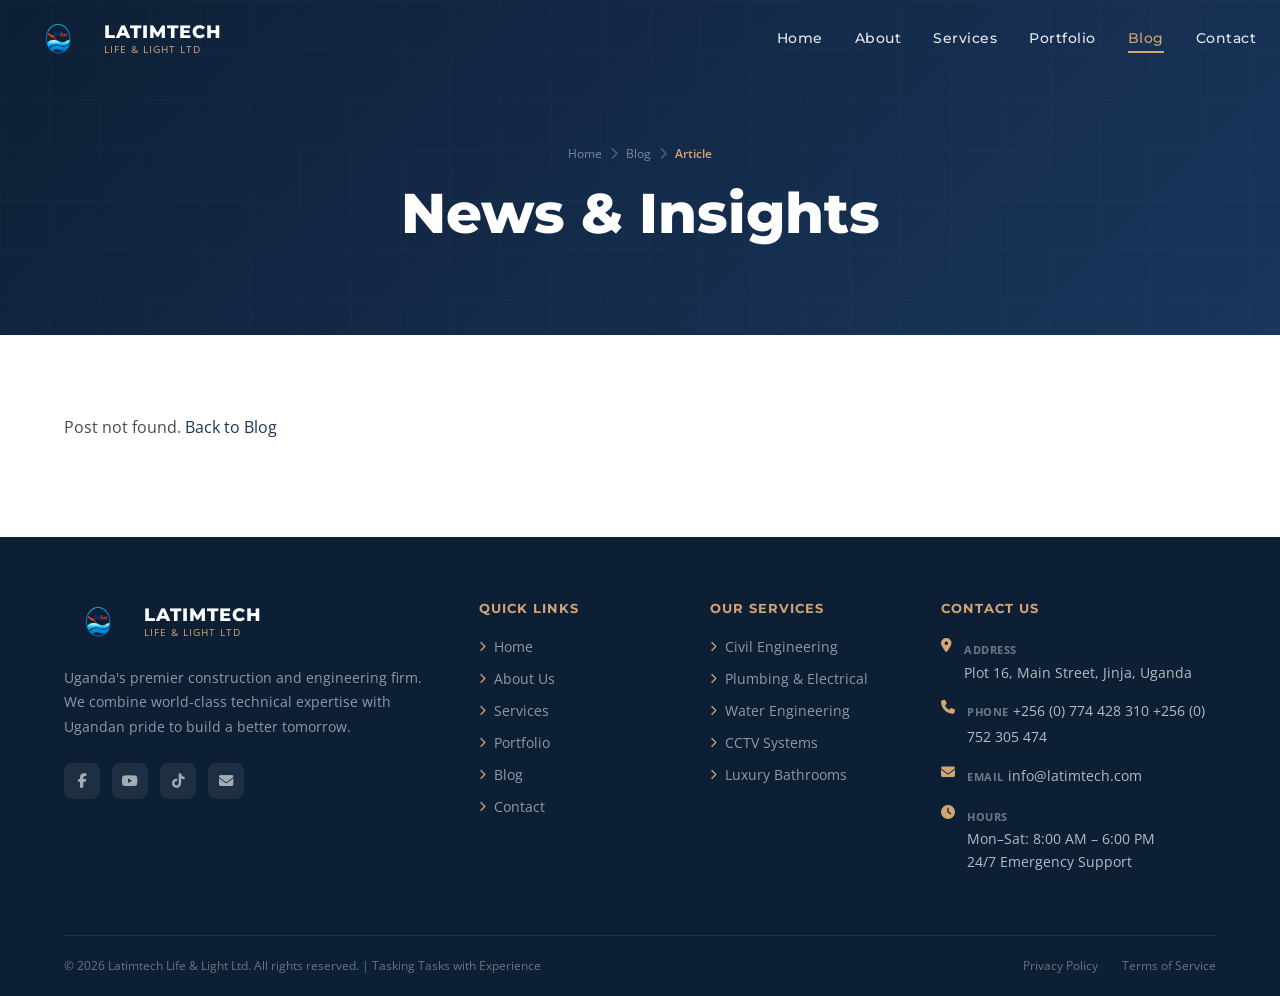
<file: blog-post.html>
<!DOCTYPE html>
<html lang="en">
<head>
  <meta charset="UTF-8" />
  <link rel="icon" href="images/icon.png" type="image/png" />
  <meta name="viewport" content="width=device-width, initial-scale=1.0" />
  <title>Blog Post — Latimtech Life &amp; Light Ltd</title>
  <meta name="description" content="Engineering insights from Latimtech Life & Light Ltd — Uganda's premier engineering firm." />
  <link rel="preconnect" href="https://fonts.googleapis.com" />
  <link rel="preconnect" href="https://fonts.gstatic.com" crossorigin />
  <link rel="preconnect" href="https://cdnjs.cloudflare.com" crossorigin />
  <link rel="dns-prefetch" href="https://fonts.gstatic.com" />
  <link rel="dns-prefetch" href="https://cdnjs.cloudflare.com" />
  <link rel="preload" href="https://fonts.googleapis.com/css2?family=Montserrat:wght@400;500;600;700;800&family=Open+Sans:wght@300;400;500;600&display=swap" as="style" onload="this.onload=null;this.rel='stylesheet'" />
  <noscript><link href="https://fonts.googleapis.com/css2?family=Montserrat:wght@400;500;600;700;800&family=Open+Sans:wght@300;400;500;600&display=swap" rel="stylesheet" /></noscript>
  <link rel="preload" href="https://cdnjs.cloudflare.com/ajax/libs/font-awesome/6.4.2/css/all.min.css" as="style" onload="this.onload=null;this.rel='stylesheet'" />
  <noscript><link rel="stylesheet" href="https://cdnjs.cloudflare.com/ajax/libs/font-awesome/6.4.2/css/all.min.css" /></noscript>
  <link rel="stylesheet" href="css/style.css" />
  <!-- Google Analytics -->
  <script async src="https://www.googletagmanager.com/gtag/js?id=G-TPHFS1VP4R"></script>
  <script>
    window.dataLayer = window.dataLayer || [];
    function gtag(){dataLayer.push(arguments);}
    gtag('js', new Date());
    gtag('config', 'G-TPHFS1VP4R');
  </script>
</head>
<body>

<!-- ===== HEADER ===== -->
<header class="header scrolled" id="header">
  <nav class="nav">
    <a href="index.html" class="nav-logo">
      <img src="images/icon.png" class="nav-logo-img" alt="Latimtech Logo" width="45" height="45" decoding="async">
      <div class="nav-logo-text">
        <span class="name">LATIMTECH</span>
        <span class="tag">Life &amp; Light Ltd</span>
      </div>
    </a>
    <div class="nav-links">
      <a href="index.html">Home</a>
      <a href="about.html">About</a>
      <a href="services.html">Services</a>
      <a href="portfolio.html">Portfolio</a>
      <a href="blog.html" class="active">Blog</a>
      <a href="contact.html">Contact</a>
    </div>
    <button class="hamburger" id="hamburger" aria-label="Toggle navigation">
      <span></span><span></span><span></span>
    </button>
  </nav>
  <div class="mobile-menu" id="mobileMenu">
    <a href="index.html">Home</a>
    <a href="about.html">About Us</a>
    <a href="services.html">Services</a>
    <a href="portfolio.html">Portfolio</a>
    <a href="blog.html">Blog</a>
    <a href="contact.html">Contact Us</a>
    <a href="contact.html" class="mobile-cta">Get Free Quote</a>
  </div>
</header>

<!-- ===== PAGE HERO ===== -->
<section class="page-hero">
  <div class="container">
    <div class="page-hero-content">
      <div class="breadcrumb">
        <a href="index.html">Home</a>
        <span class="sep"><i class="fas fa-chevron-right"></i></span>
        <a href="blog.html">Blog</a>
        <span class="sep"><i class="fas fa-chevron-right"></i></span>
        <span class="current" id="hero-title">Article</span>
      </div>
      <h1 id="hero-heading">News &amp; Insights</h1>
    </div>
  </div>
</section>

<!-- ===== POST CONTENT ===== -->
<section class="section bg-white blog-post-section">
  <div class="container">
    <div id="post-container">
      <p class="blog-loading"><i class="fas fa-circle-notch fa-spin"></i> Loading post…</p>
    </div>
  </div>
</section>

<!-- ===== FOOTER ===== -->
<footer class="footer">
  <div class="container">
    <div class="footer-grid">
      <div class="footer-brand">
        <a href="index.html" class="nav-logo">
          <img src="images/icon.png" class="nav-logo-img" alt="Latimtech Logo" width="45" height="45" decoding="async">
          <div class="nav-logo-text">
            <span class="name">LATIMTECH</span>
            <span class="tag">Life &amp; Light Ltd</span>
          </div>
        </a>
        <p>Uganda's premier construction and engineering firm. We combine world-class technical expertise with Ugandan pride to build a better tomorrow.</p>
        <div class="footer-social">
          <a href="https://www.facebook.com/share/1B4zsSedzb/" class="social-link" target="_blank" rel="noopener" aria-label="Facebook"><i class="fab fa-facebook-f"></i></a>
          <a href="https://youtube.com/@latimjoseph6804?si=GJ_v-BW0ujTYFnk6" class="social-link" target="_blank" rel="noopener" aria-label="YouTube"><i class="fab fa-youtube"></i></a>
          <a href="https://tiktok.com/@latimtech" class="social-link" target="_blank" rel="noopener" aria-label="TikTok"><i class="fab fa-tiktok"></i></a>
          <a href="mailto:info@latimtech.com" class="social-link" aria-label="Email"><i class="fas fa-envelope"></i></a>
        </div>
      </div>

      <div class="footer-col">
        <h5>Quick Links</h5>
        <ul class="footer-links">
          <li><a href="index.html"><i class="fas fa-chevron-right"></i> Home</a></li>
          <li><a href="about.html"><i class="fas fa-chevron-right"></i> About Us</a></li>
          <li><a href="services.html"><i class="fas fa-chevron-right"></i> Services</a></li>
          <li><a href="portfolio.html"><i class="fas fa-chevron-right"></i> Portfolio</a></li>
          <li><a href="blog.html"><i class="fas fa-chevron-right"></i> Blog</a></li>
          <li><a href="contact.html"><i class="fas fa-chevron-right"></i> Contact</a></li>
        </ul>
      </div>

      <div class="footer-col">
        <h5>Our Services</h5>
        <ul class="footer-links">
          <li><a href="services.html"><i class="fas fa-chevron-right"></i> Civil Engineering</a></li>
          <li><a href="services.html"><i class="fas fa-chevron-right"></i> Plumbing &amp; Electrical</a></li>
          <li><a href="services.html"><i class="fas fa-chevron-right"></i> Water Engineering</a></li>
          <li><a href="services.html"><i class="fas fa-chevron-right"></i> CCTV Systems</a></li>
          <li><a href="services.html"><i class="fas fa-chevron-right"></i> Luxury Bathrooms</a></li>
        </ul>
      </div>

      <div class="footer-col">
        <h5>Contact Us</h5>
        <div class="footer-contact-item">
          <i class="fas fa-map-marker-alt"></i>
          <div>
            <span class="fc-label">Address</span>
            <p>Plot 16, Main Street, Jinja, Uganda</p>
          </div>
        </div>
        <div class="footer-contact-item">
          <i class="fas fa-phone"></i>
          <div>
            <span class="fc-label">Phone</span>
            <a href="tel:+256774428310">+256 (0) 774 428 310</a>
            <a href="tel:+256752305474">+256 (0) 752 305 474</a>
          </div>
        </div>
        <div class="footer-contact-item">
          <i class="fas fa-envelope"></i>
          <div>
            <span class="fc-label">Email</span>
            <a href="mailto:info@latimtech.com">info@latimtech.com</a>
          </div>
        </div>
        <div class="footer-contact-item">
          <i class="fas fa-clock"></i>
          <div>
            <span class="fc-label">Hours</span>
            <p>Mon–Sat: 8:00 AM – 6:00 PM</p>
            <p>24/7 Emergency Support</p>
          </div>
        </div>
      </div>
    </div>
  </div>
  <div class="container">
    <div class="footer-bottom">
      <p>&copy; 2026 Latimtech Life &amp; Light Ltd. All rights reserved. | Tasking Tasks with Experience</p>
      <div class="footer-links-row">
        <a href="#">Privacy Policy</a>
        <a href="#">Terms of Service</a>
      </div>
    </div>
  </div>
</footer>

<script src="js/main.js" defer></script>
<script src="js/sanity-config.js"></script>
<script src="js/blog.js" defer></script>
<!--Start of Tawk.to Script-->
<script type="text/javascript">
var Tawk_API=Tawk_API||{}, Tawk_LoadStart=new Date();
(function(){
var s1=document.createElement("script"),s0=document.getElementsByTagName("script")[0];
s1.async=true;
s1.src='https://embed.tawk.to/69eee83352f9f01c33156ddd/1jn6jm3c8';
s1.charset='UTF-8';
s1.setAttribute('crossorigin','*');
s0.parentNode.insertBefore(s1,s0);
})();
</script>
<!--End of Tawk.to Script-->
</body>
</html>
</file>
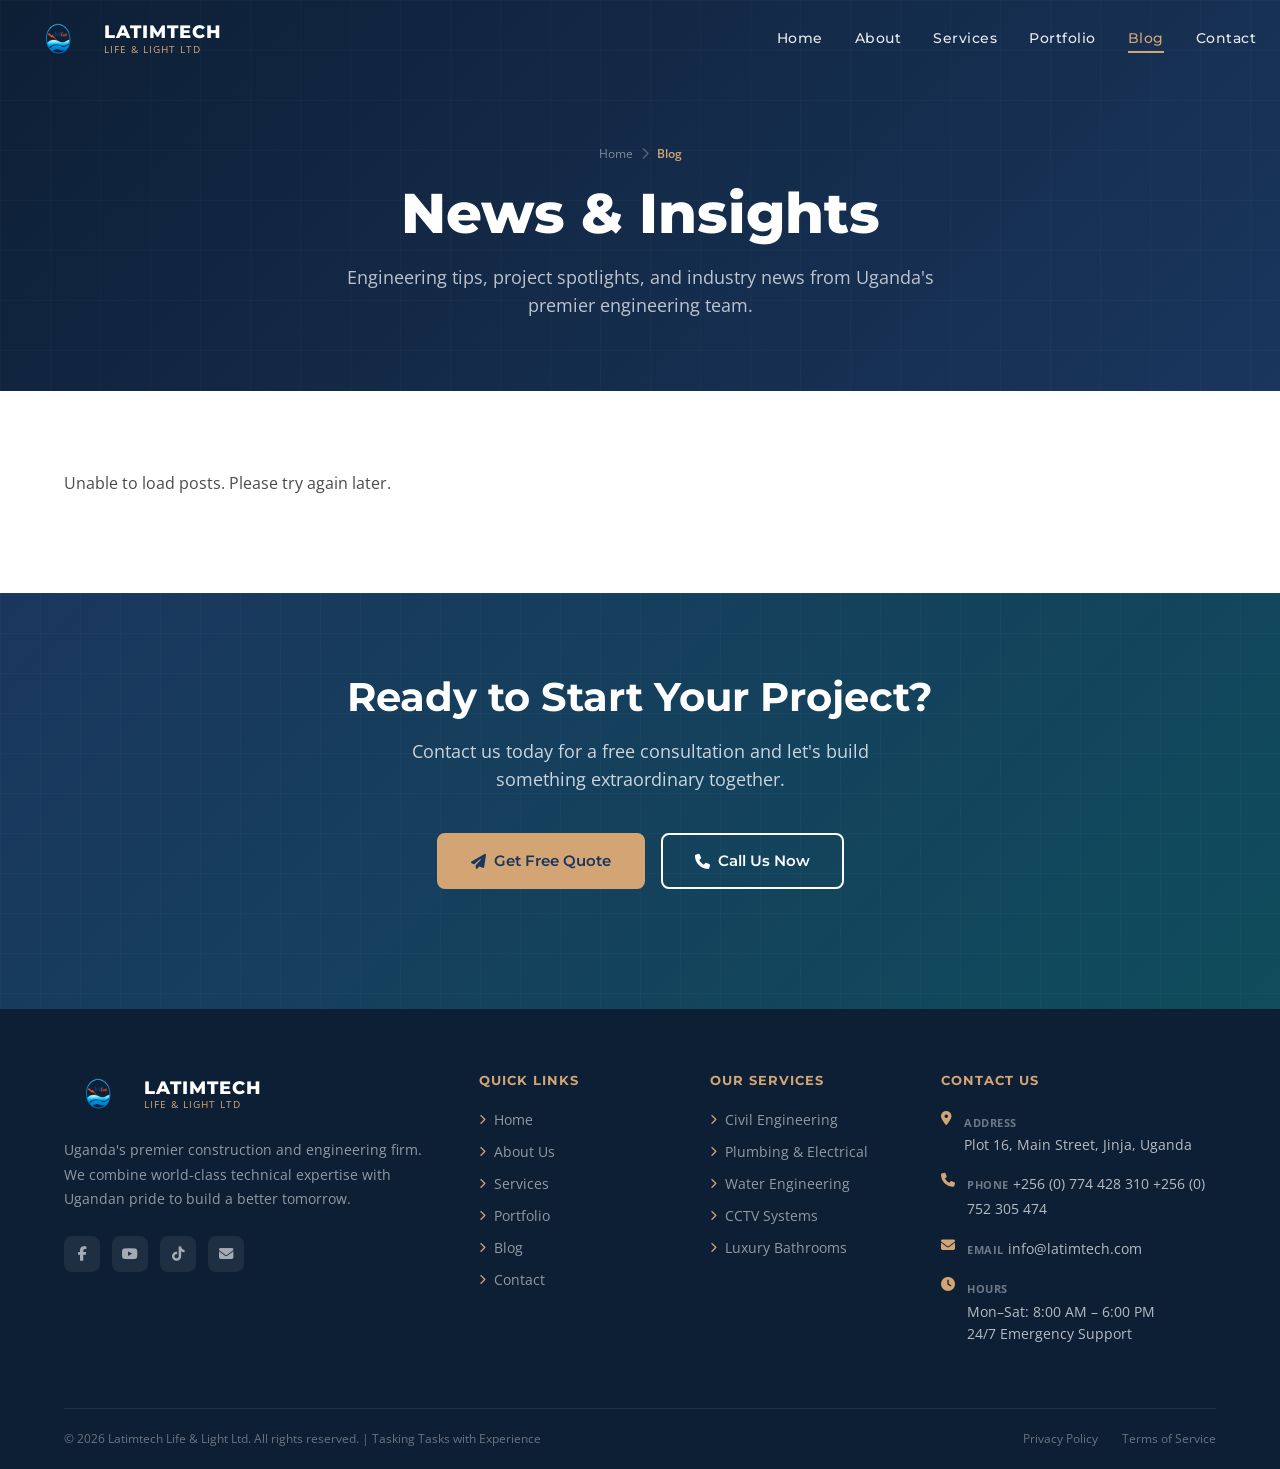
<file: blog.html>
<!DOCTYPE html>
<html lang="en">
<head>
  <meta charset="UTF-8" />
  <link rel="icon" href="images/icon.png" type="image/png" />
  <meta name="viewport" content="width=device-width, initial-scale=1.0" />
  <title>Blog — Latimtech Life &amp; Light Ltd</title>
  <meta name="description" content="Engineering tips, project spotlights, and industry news from Latimtech Life & Light Ltd — Uganda's premier engineering firm." />
  <link rel="preconnect" href="https://fonts.googleapis.com" />
  <link rel="preconnect" href="https://fonts.gstatic.com" crossorigin />
  <link rel="preconnect" href="https://cdnjs.cloudflare.com" crossorigin />
  <link rel="dns-prefetch" href="https://fonts.gstatic.com" />
  <link rel="dns-prefetch" href="https://cdnjs.cloudflare.com" />
  <link rel="preload" href="https://fonts.googleapis.com/css2?family=Montserrat:wght@400;500;600;700;800&family=Open+Sans:wght@300;400;500;600&display=swap" as="style" onload="this.onload=null;this.rel='stylesheet'" />
  <noscript><link href="https://fonts.googleapis.com/css2?family=Montserrat:wght@400;500;600;700;800&family=Open+Sans:wght@300;400;500;600&display=swap" rel="stylesheet" /></noscript>
  <link rel="preload" href="https://cdnjs.cloudflare.com/ajax/libs/font-awesome/6.4.2/css/all.min.css" as="style" onload="this.onload=null;this.rel='stylesheet'" />
  <noscript><link rel="stylesheet" href="https://cdnjs.cloudflare.com/ajax/libs/font-awesome/6.4.2/css/all.min.css" /></noscript>
  <link rel="stylesheet" href="css/style.css" />
  <!-- Google Analytics -->
  <script async src="https://www.googletagmanager.com/gtag/js?id=G-TPHFS1VP4R"></script>
  <script>
    window.dataLayer = window.dataLayer || [];
    function gtag(){dataLayer.push(arguments);}
    gtag('js', new Date());
    gtag('config', 'G-TPHFS1VP4R');
  </script>
</head>
<body>

<!-- ===== HEADER ===== -->
<header class="header scrolled" id="header">
  <nav class="nav">
    <a href="index.html" class="nav-logo">
      <img src="images/icon.png" class="nav-logo-img" alt="Latimtech Logo" width="45" height="45" decoding="async">
      <div class="nav-logo-text">
        <span class="name">LATIMTECH</span>
        <span class="tag">Life &amp; Light Ltd</span>
      </div>
    </a>
    <div class="nav-links">
      <a href="index.html">Home</a>
      <a href="about.html">About</a>
      <a href="services.html">Services</a>
      <a href="portfolio.html">Portfolio</a>
      <a href="blog.html" class="active">Blog</a>
      <a href="contact.html">Contact</a>
    </div>
    <button class="hamburger" id="hamburger" aria-label="Toggle navigation">
      <span></span><span></span><span></span>
    </button>
  </nav>
  <div class="mobile-menu" id="mobileMenu">
    <a href="index.html">Home</a>
    <a href="about.html">About Us</a>
    <a href="services.html">Services</a>
    <a href="portfolio.html">Portfolio</a>
    <a href="blog.html">Blog</a>
    <a href="contact.html">Contact Us</a>
    <a href="contact.html" class="mobile-cta">Get Free Quote</a>
  </div>
</header>

<!-- ===== PAGE HERO ===== -->
<section class="page-hero">
  <div class="container">
    <div class="page-hero-content">
      <div class="breadcrumb">
        <a href="index.html">Home</a>
        <span class="sep"><i class="fas fa-chevron-right"></i></span>
        <span class="current">Blog</span>
      </div>
      <h1>News &amp; Insights</h1>
      <p>Engineering tips, project spotlights, and industry news from Uganda's premier engineering team.</p>
    </div>
  </div>
</section>

<!-- ===== BLOG GRID ===== -->
<section class="section bg-white">
  <div class="container">
    <div id="blogGrid" class="blog-grid">
      <p class="blog-loading"><i class="fas fa-circle-notch fa-spin"></i> Loading posts…</p>
    </div>
  </div>
</section>

<!-- ===== CTA ===== -->
<section class="cta-section">
  <div class="container">
    <div class="cta-content fade-in">
      <h2>Ready to Start Your Project?</h2>
      <p>Contact us today for a free consultation and let's build something extraordinary together.</p>
      <div class="cta-actions">
        <a href="contact.html" class="btn btn-gold"><i class="fas fa-paper-plane"></i> Get Free Quote</a>
        <a href="tel:+256774428310" class="btn btn-secondary"><i class="fas fa-phone"></i> Call Us Now</a>
      </div>
    </div>
  </div>
</section>

<!-- ===== FOOTER ===== -->
<footer class="footer">
  <div class="container">
    <div class="footer-grid">
      <div class="footer-brand">
        <a href="index.html" class="nav-logo">
          <img src="images/icon.png" class="nav-logo-img" alt="Latimtech Logo" width="45" height="45" decoding="async">
          <div class="nav-logo-text">
            <span class="name">LATIMTECH</span>
            <span class="tag">Life &amp; Light Ltd</span>
          </div>
        </a>
        <p>Uganda's premier construction and engineering firm. We combine world-class technical expertise with Ugandan pride to build a better tomorrow.</p>
        <div class="footer-social">
          <a href="https://www.facebook.com/share/1B4zsSedzb/" class="social-link" target="_blank" rel="noopener" aria-label="Facebook"><i class="fab fa-facebook-f"></i></a>
          <a href="https://youtube.com/@latimjoseph6804?si=GJ_v-BW0ujTYFnk6" class="social-link" target="_blank" rel="noopener" aria-label="YouTube"><i class="fab fa-youtube"></i></a>
          <a href="https://tiktok.com/@latimtech" class="social-link" target="_blank" rel="noopener" aria-label="TikTok"><i class="fab fa-tiktok"></i></a>
          <a href="mailto:info@latimtech.com" class="social-link" aria-label="Email"><i class="fas fa-envelope"></i></a>
        </div>
      </div>

      <div class="footer-col">
        <h5>Quick Links</h5>
        <ul class="footer-links">
          <li><a href="index.html"><i class="fas fa-chevron-right"></i> Home</a></li>
          <li><a href="about.html"><i class="fas fa-chevron-right"></i> About Us</a></li>
          <li><a href="services.html"><i class="fas fa-chevron-right"></i> Services</a></li>
          <li><a href="portfolio.html"><i class="fas fa-chevron-right"></i> Portfolio</a></li>
          <li><a href="blog.html"><i class="fas fa-chevron-right"></i> Blog</a></li>
          <li><a href="contact.html"><i class="fas fa-chevron-right"></i> Contact</a></li>
        </ul>
      </div>

      <div class="footer-col">
        <h5>Our Services</h5>
        <ul class="footer-links">
          <li><a href="services.html"><i class="fas fa-chevron-right"></i> Civil Engineering</a></li>
          <li><a href="services.html"><i class="fas fa-chevron-right"></i> Plumbing &amp; Electrical</a></li>
          <li><a href="services.html"><i class="fas fa-chevron-right"></i> Water Engineering</a></li>
          <li><a href="services.html"><i class="fas fa-chevron-right"></i> CCTV Systems</a></li>
          <li><a href="services.html"><i class="fas fa-chevron-right"></i> Luxury Bathrooms</a></li>
        </ul>
      </div>

      <div class="footer-col">
        <h5>Contact Us</h5>
        <div class="footer-contact-item">
          <i class="fas fa-map-marker-alt"></i>
          <div>
            <span class="fc-label">Address</span>
            <p>Plot 16, Main Street, Jinja, Uganda</p>
          </div>
        </div>
        <div class="footer-contact-item">
          <i class="fas fa-phone"></i>
          <div>
            <span class="fc-label">Phone</span>
            <a href="tel:+256774428310">+256 (0) 774 428 310</a>
            <a href="tel:+256752305474">+256 (0) 752 305 474</a>
          </div>
        </div>
        <div class="footer-contact-item">
          <i class="fas fa-envelope"></i>
          <div>
            <span class="fc-label">Email</span>
            <a href="mailto:info@latimtech.com">info@latimtech.com</a>
          </div>
        </div>
        <div class="footer-contact-item">
          <i class="fas fa-clock"></i>
          <div>
            <span class="fc-label">Hours</span>
            <p>Mon–Sat: 8:00 AM – 6:00 PM</p>
            <p>24/7 Emergency Support</p>
          </div>
        </div>
      </div>
    </div>
  </div>
  <div class="container">
    <div class="footer-bottom">
      <p>&copy; 2026 Latimtech Life &amp; Light Ltd. All rights reserved. | Tasking Tasks with Experience</p>
      <div class="footer-links-row">
        <a href="#">Privacy Policy</a>
        <a href="#">Terms of Service</a>
      </div>
    </div>
  </div>
</footer>

<script src="js/main.js" defer></script>
<script src="js/sanity-config.js"></script>
<script src="js/blog.js" defer></script>
<!--Start of Tawk.to Script-->
<script type="text/javascript">
var Tawk_API=Tawk_API||{}, Tawk_LoadStart=new Date();
(function(){
var s1=document.createElement("script"),s0=document.getElementsByTagName("script")[0];
s1.async=true;
s1.src='https://embed.tawk.to/69eee83352f9f01c33156ddd/1jn6jm3c8';
s1.charset='UTF-8';
s1.setAttribute('crossorigin','*');
s0.parentNode.insertBefore(s1,s0);
})();
</script>
<!--End of Tawk.to Script-->
</body>
</html>
</file>
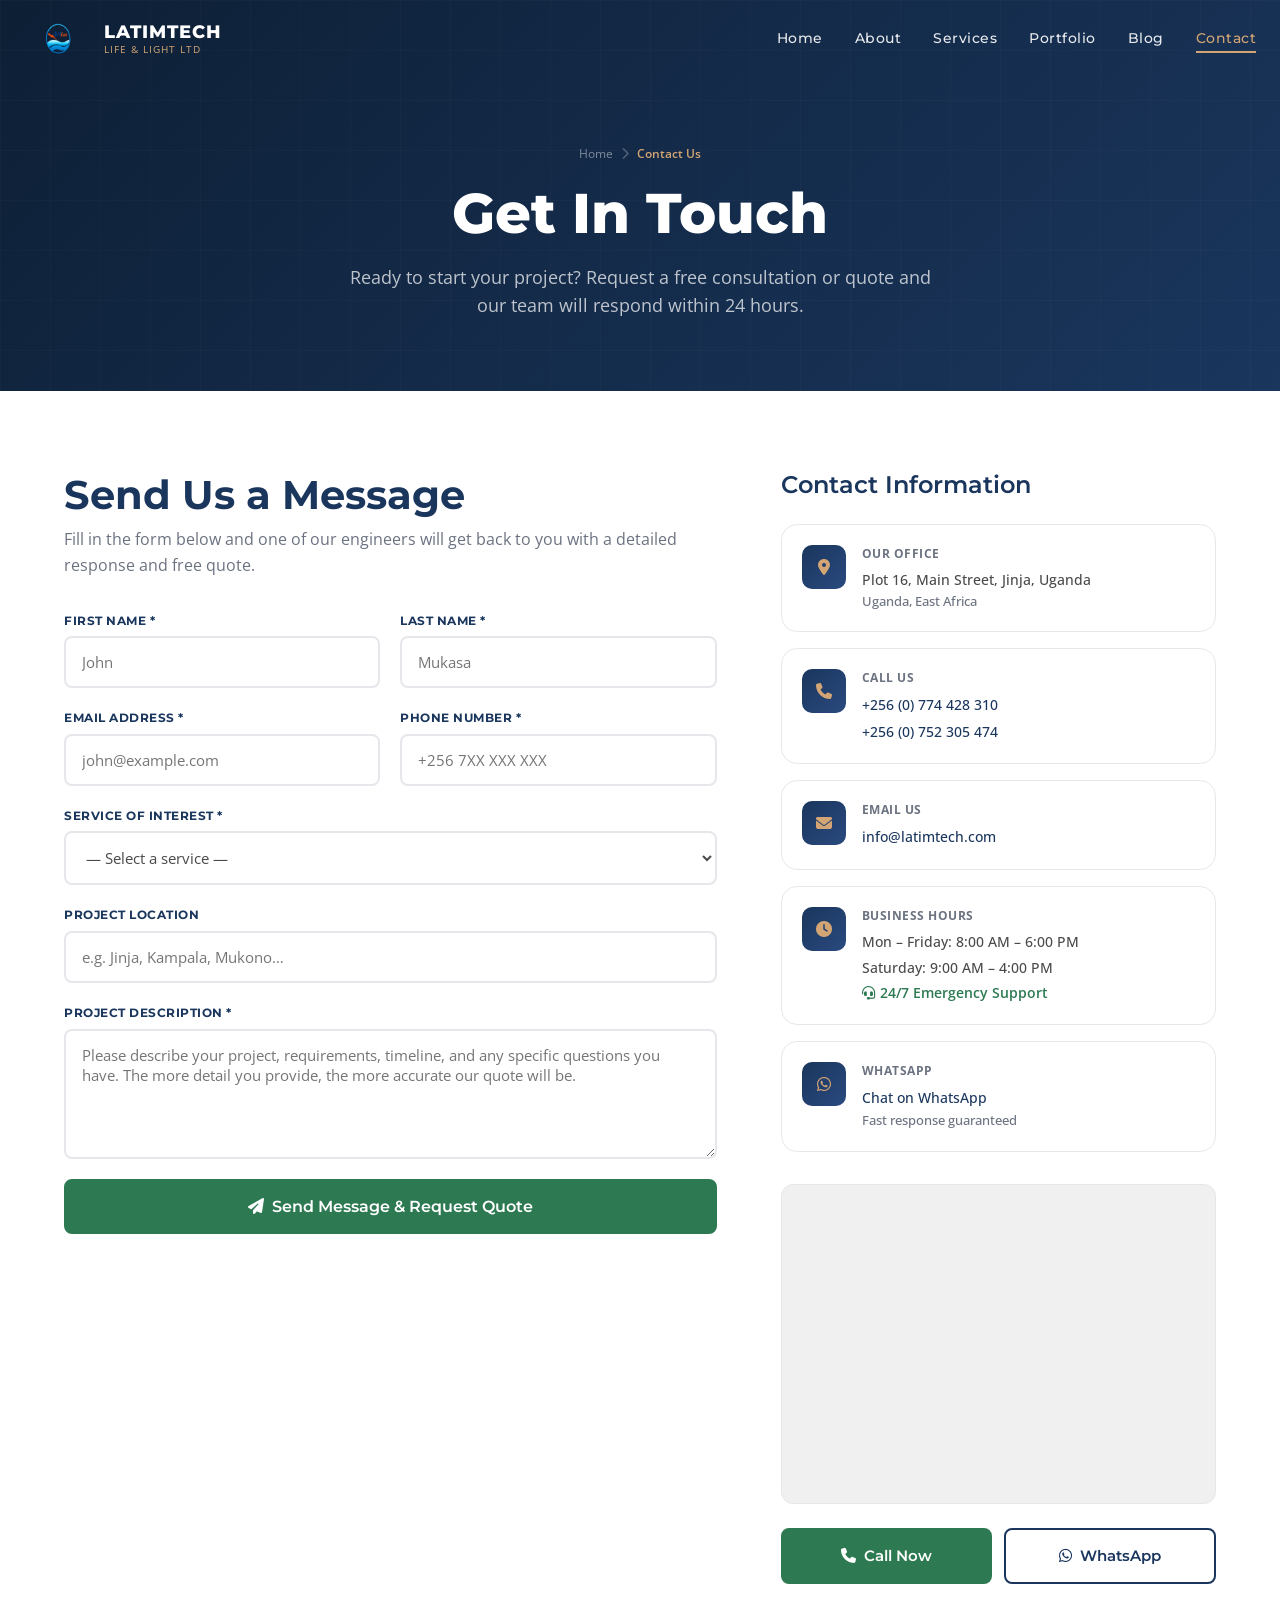
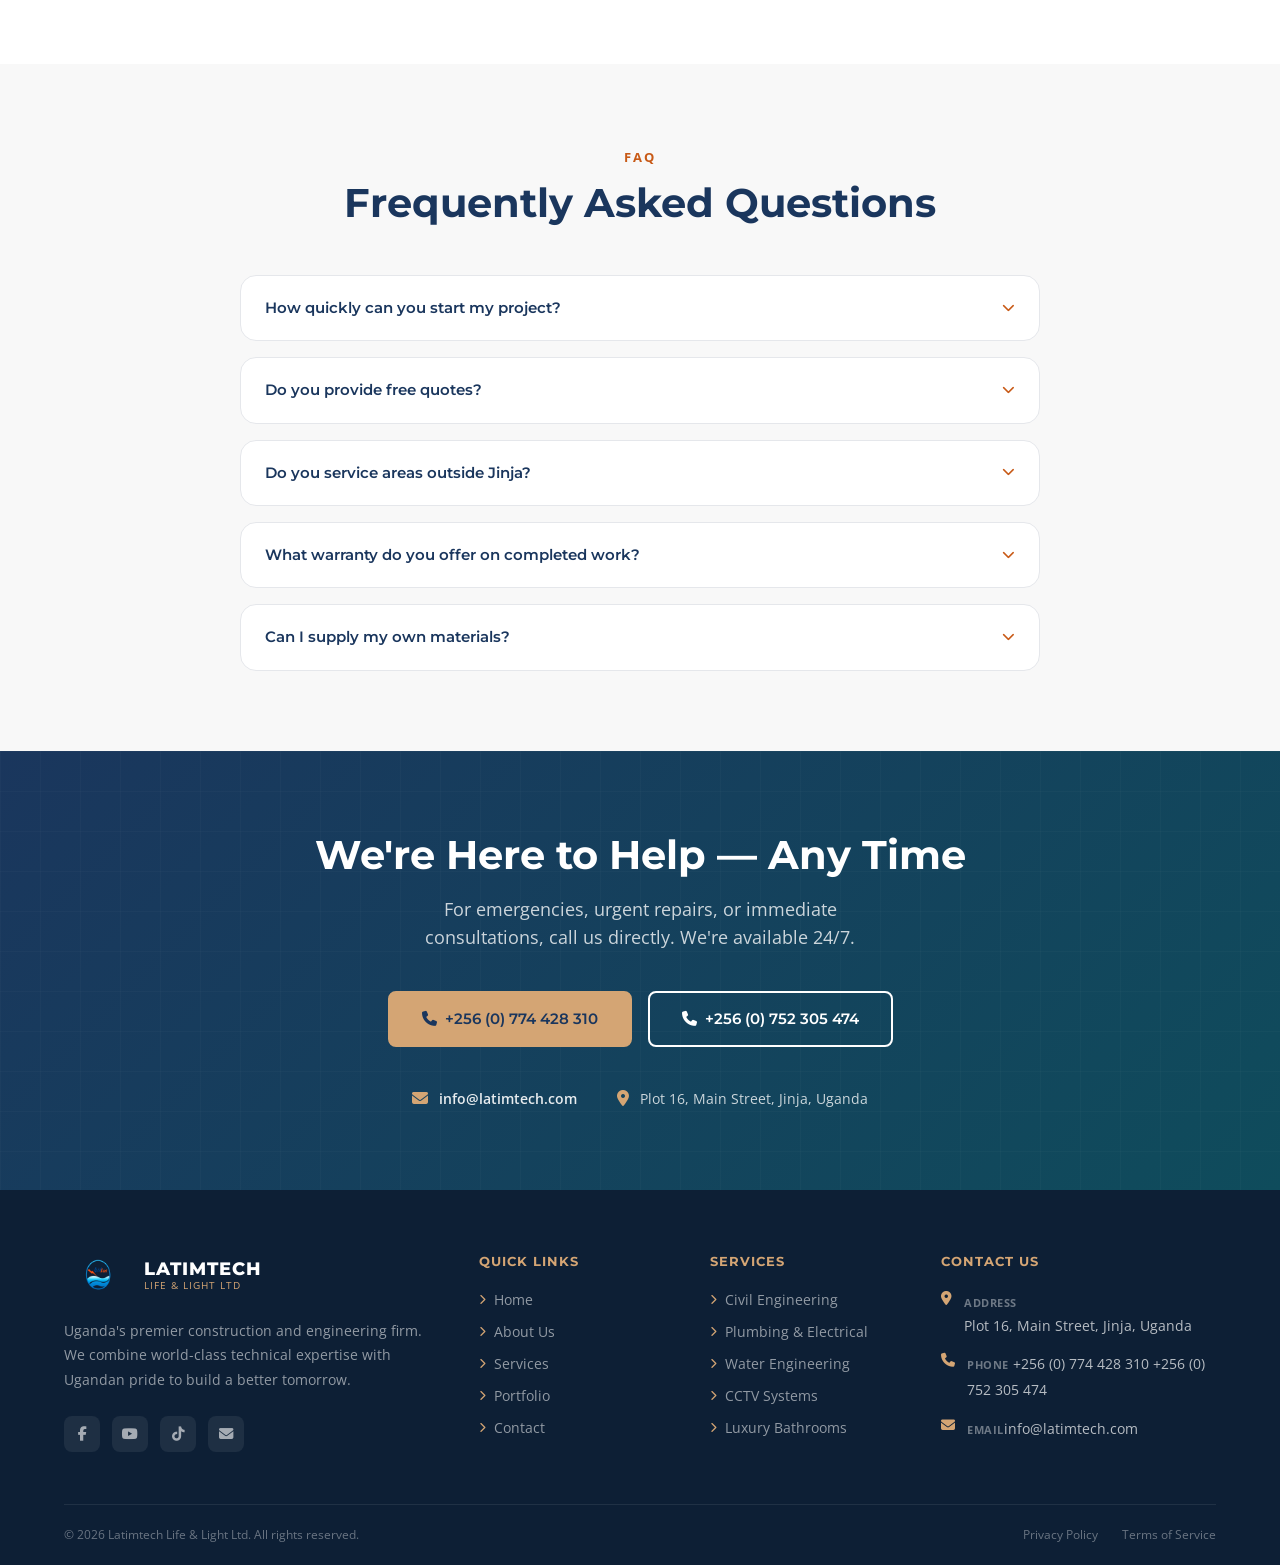
<file: contact.html>
<!DOCTYPE html>
<html lang="en">
<head>
  <meta charset="UTF-8" />
  <link rel="icon" href="images/icon.png" type="image/png" />
  <meta name="viewport" content="width=device-width, initial-scale=1.0" />
  <title>Contact Us — Latimtech Life & Light Ltd</title>
  <meta name="description" content="Contact Latimtech Life & Light Ltd in Jinja, Uganda. Get a free consultation for civil engineering, plumbing, water systems, CCTV, bathrooms, and more." />
  <link rel="preconnect" href="https://fonts.googleapis.com" />
  <link rel="preconnect" href="https://fonts.gstatic.com" crossorigin />
  <link rel="preconnect" href="https://cdnjs.cloudflare.com" crossorigin />
  <link rel="preload" href="https://fonts.googleapis.com/css2?family=Montserrat:wght@400;500;600;700;800&family=Open+Sans:wght@300;400;500;600&display=swap" as="style" onload="this.onload=null;this.rel='stylesheet'" />
  <noscript><link href="https://fonts.googleapis.com/css2?family=Montserrat:wght@400;500;600;700;800&family=Open+Sans:wght@300;400;500;600&display=swap" rel="stylesheet" /></noscript>
  <link rel="preload" href="https://cdnjs.cloudflare.com/ajax/libs/font-awesome/6.4.2/css/all.min.css" as="style" onload="this.onload=null;this.rel='stylesheet'" />
  <noscript><link rel="stylesheet" href="https://cdnjs.cloudflare.com/ajax/libs/font-awesome/6.4.2/css/all.min.css" /></noscript>
  <link rel="stylesheet" href="css/style.css" />
  <!-- Google Analytics -->
  <script async src="https://www.googletagmanager.com/gtag/js?id=G-TPHFS1VP4R"></script>
  <script>
    window.dataLayer = window.dataLayer || [];
    function gtag(){dataLayer.push(arguments);}
    gtag('js', new Date());
    gtag('config', 'G-TPHFS1VP4R');
  </script>
</head>
<body>

<!-- ===== HEADER ===== -->
<header class="header scrolled" id="header">
  <nav class="nav">
    <a href="index.html" class="nav-logo">
      <img src="images/icon.png" class="nav-logo-img" alt="Latimtech Logo" width="45" height="45">
      <div class="nav-logo-text">
        <span class="name">LATIMTECH</span>
        <span class="tag">Life &amp; Light Ltd</span>
      </div>
    </a>
    <div class="nav-links">
      <a href="index.html">Home</a>
      <a href="about.html">About</a>
      <a href="services.html">Services</a>
      <a href="portfolio.html">Portfolio</a>
      <a href="blog.html">Blog</a>
      <a href="contact.html" class="active">Contact</a>
    </div>
    <button class="hamburger" id="hamburger" aria-label="Toggle navigation">
      <span></span><span></span><span></span>
    </button>
  </nav>
  <div class="mobile-menu" id="mobileMenu">
    <a href="index.html">Home</a>
    <a href="about.html">About Us</a>
    <a href="services.html">Services</a>
    <a href="portfolio.html">Portfolio</a>
    <a href="blog.html">Blog</a>
    <a href="contact.html">Contact Us</a>
    <a href="contact.html" class="mobile-cta">Get Free Quote</a>
  </div>
</header>

<!-- ===== PAGE HERO ===== -->
<section class="page-hero">
  <div class="container">
    <div class="page-hero-content">
      <div class="breadcrumb">
        <a href="index.html">Home</a>
        <span class="sep"><i class="fas fa-chevron-right"></i></span>
        <span class="current">Contact Us</span>
      </div>
      <h1>Get In Touch</h1>
      <p>Ready to start your project? Request a free consultation or quote and our team will respond within 24 hours.</p>
    </div>
  </div>
</section>

<!-- ===== CONTACT MAIN ===== -->
<section class="section bg-white">
  <div class="container">
    <div class="contact-layout">

      <!-- Form -->
      <div class="contact-form-wrap fade-in-left">
        <h2>Send Us a Message</h2>
        <p>Fill in the form below and one of our engineers will get back to you with a detailed response and free quote.</p>

        <!-- Replace YOUR_FORM_ID with the ID from your Formspree dashboard (formspree.io) -->
        <form class="contact-form" id="contactForm" action="https://formspree.io/f/xrerrllz" method="POST" novalidate>
          <div class="form-row">
            <div class="form-group">
              <label for="firstName">First Name *</label>
              <input type="text" id="firstName" name="firstName" placeholder="John" required />
            </div>
            <div class="form-group">
              <label for="lastName">Last Name *</label>
              <input type="text" id="lastName" name="lastName" placeholder="Mukasa" required />
            </div>
          </div>

          <div class="form-row">
            <div class="form-group">
              <label for="email">Email Address *</label>
              <input type="email" id="email" name="email" placeholder="john@example.com" required />
            </div>
            <div class="form-group">
              <label for="phone">Phone Number *</label>
              <input type="tel" id="phone" name="phone" placeholder="+256 7XX XXX XXX" required />
            </div>
          </div>

          <div class="form-group">
            <label for="service">Service of Interest *</label>
            <select id="service" name="service" required>
              <option value="">— Select a service —</option>
              <option value="civil">Civil &amp; Construction Engineering</option>
              <option value="plumbing">Plumbing &amp; Electrical Engineering</option>
              <option value="water">Water Engineering</option>
              <option value="cctv">CCTV Installation &amp; Maintenance</option>
              <option value="ac">Air Conditioning</option>
              <option value="welding">Welding &amp; Metal Fabrication</option>
              <option value="aluminum">Aluminum &amp; Glass Fabrication</option>
              <option value="bathroom">Luxury Bathroom Installations</option>
              <option value="spa">Luxury Spa &amp; Jacuzzi</option>
              <option value="purification">Water Purification Systems</option>
              <option value="multiple">Multiple Services</option>
              <option value="other">Other / Not Sure</option>
            </select>
          </div>

          <div class="form-group">
            <label for="location">Project Location</label>
            <input type="text" id="location" name="location" placeholder="e.g. Jinja, Kampala, Mukono…" />
          </div>

          <div class="form-group">
            <label for="message">Project Description *</label>
            <textarea id="message" name="message" placeholder="Please describe your project, requirements, timeline, and any specific questions you have. The more detail you provide, the more accurate our quote will be." required></textarea>
          </div>

          <button type="submit" class="btn btn-primary" style="width:100%;justify-content:center;font-size:1rem;padding:1rem 2rem;">
            <i class="fas fa-paper-plane"></i> Send Message &amp; Request Quote
          </button>
        </form>

        <div class="form-success" id="formSuccess">
          <i class="fas fa-check-circle"></i>
          <h3>Message Sent Successfully!</h3>
          <p>Thank you for reaching out. Our team will review your enquiry and get back to you within 24 hours with a detailed response and free quote.</p>
        </div>
      </div>

      <!-- Contact Info Sidebar -->
      <div class="contact-aside fade-in-right">
        <h3>Contact Information</h3>
        <div class="contact-cards">

          <div class="contact-card">
            <div class="ico"><i class="fas fa-map-marker-alt"></i></div>
            <div>
              <div class="cd-label">Our Office</div>
              <div class="cd-value">Plot 16, Main Street, Jinja, Uganda</div>
              <div class="cd-value" style="color:var(--text-light);font-size:.8rem;">Uganda, East Africa</div>
            </div>
          </div>

          <div class="contact-card">
            <div class="ico"><i class="fas fa-phone"></i></div>
            <div>
              <div class="cd-label">Call Us</div>
              <a href="tel:+256774428310" class="cd-value">+256 (0) 774 428 310</a>
              <a href="tel:+256752305474" class="cd-value" style="margin-top:.2rem;display:block;">+256 (0) 752 305 474</a>
            </div>
          </div>

          <div class="contact-card">
            <div class="ico"><i class="fas fa-envelope"></i></div>
            <div>
              <div class="cd-label">Email Us</div>
              <a href="mailto:info@latimtech.com" class="cd-value">info@latimtech.com</a>
            </div>
          </div>

          <div class="contact-card">
            <div class="ico"><i class="fas fa-clock"></i></div>
            <div>
              <div class="cd-label">Business Hours</div>
              <div class="cd-value">Mon – Friday: 8:00 AM – 6:00 PM</div>
              <div class="cd-value" style="margin-top:.2rem;">Saturday: 9:00 AM – 4:00 PM</div>
              <div class="cd-value" style="color:var(--cta);font-weight:600;margin-top:.2rem;font-size:.85rem;">
                <i class="fas fa-headset"></i> 24/7 Emergency Support
              </div>
            </div>
          </div>

          <div class="contact-card">
            <div class="ico"><i class="fab fa-whatsapp"></i></div>
            <div>
              <div class="cd-label">WhatsApp</div>
              <a href="https://wa.me/256774428310" class="cd-value" target="_blank" rel="noopener">Chat on WhatsApp</a>
              <div class="cd-value" style="color:var(--text-light);font-size:.8rem;">Fast response guaranteed</div>
            </div>
          </div>

        </div>

        <!-- Google Maps embed -->
        <div class="map-wrap" style="padding:0;overflow:hidden;min-height:320px;border-radius:12px;">
          <iframe
            src="https://www.google.com/maps?q=Plot+16+Main+Street+Jinja+Uganda&output=embed"
            width="100%"
            height="320"
            style="border:0;border-radius:12px;display:block;"
            allowfullscreen=""
            loading="lazy"
            referrerpolicy="no-referrer-when-downgrade"
            title="Latimtech — Plot 16, Main Street, Jinja, Uganda">
          </iframe>
        </div>

        <!-- Quick contact links -->
        <div style="display:flex;gap:.75rem;margin-top:1.5rem;flex-wrap:wrap;">
          <a href="tel:+256774428310" class="btn btn-primary" style="flex:1;justify-content:center;">
            <i class="fas fa-phone"></i> Call Now
          </a>
          <a href="https://wa.me/256774428310" class="btn btn-outline" style="flex:1;justify-content:center;" target="_blank" rel="noopener">
            <i class="fab fa-whatsapp"></i> WhatsApp
          </a>
        </div>
      </div>

    </div>
  </div>
</section>

<!-- ===== FAQ ===== -->
<section class="section bg-gray">
  <div class="container">
    <div class="section-header fade-in">
      <span class="label">FAQ</span>
      <h2>Frequently Asked Questions</h2>
    </div>
    <div style="max-width:800px;margin:0 auto;display:flex;flex-direction:column;gap:1rem;" class="fade-in">

      <details style="background:var(--white);border-radius:var(--radius-lg);border:1px solid var(--border);overflow:hidden;">
        <summary style="padding:1.25rem 1.5rem;cursor:pointer;font-family:'Montserrat',sans-serif;font-weight:600;font-size:.95rem;color:var(--primary);list-style:none;display:flex;justify-content:space-between;align-items:center;">
          How quickly can you start my project? <i class="fas fa-chevron-down" style="color:var(--accent);font-size:.8rem;"></i>
        </summary>
        <p style="padding:0 1.5rem 1.25rem;color:var(--text-light);line-height:1.7;margin:0;border-top:1px solid var(--border);">For most projects we can begin within 1–2 weeks of agreement and payment of deposit. Larger civil engineering projects may require a planning period. Contact us for a project-specific timeline.</p>
      </details>

      <details style="background:var(--white);border-radius:var(--radius-lg);border:1px solid var(--border);overflow:hidden;">
        <summary style="padding:1.25rem 1.5rem;cursor:pointer;font-family:'Montserrat',sans-serif;font-weight:600;font-size:.95rem;color:var(--primary);list-style:none;display:flex;justify-content:space-between;align-items:center;">
          Do you provide free quotes? <i class="fas fa-chevron-down" style="color:var(--accent);font-size:.8rem;"></i>
        </summary>
        <p style="padding:0 1.5rem 1.25rem;color:var(--text-light);line-height:1.7;margin:0;border-top:1px solid var(--border);">Yes — we provide free, no-obligation quotes for all projects. Fill in the contact form above or call us directly. For larger projects a site visit may be required before a detailed quote is produced.</p>
      </details>

      <details style="background:var(--white);border-radius:var(--radius-lg);border:1px solid var(--border);overflow:hidden;">
        <summary style="padding:1.25rem 1.5rem;cursor:pointer;font-family:'Montserrat',sans-serif;font-weight:600;font-size:.95rem;color:var(--primary);list-style:none;display:flex;justify-content:space-between;align-items:center;">
          Do you service areas outside Jinja? <i class="fas fa-chevron-down" style="color:var(--accent);font-size:.8rem;"></i>
        </summary>
        <p style="padding:0 1.5rem 1.25rem;color:var(--text-light);line-height:1.7;margin:0;border-top:1px solid var(--border);">Yes. While our base is in Jinja, we serve clients across Uganda including Kampala, Mukono, Iganga, Tororo, and surrounding areas. Travel costs may apply for distant locations — contact us to discuss.</p>
      </details>

      <details style="background:var(--white);border-radius:var(--radius-lg);border:1px solid var(--border);overflow:hidden;">
        <summary style="padding:1.25rem 1.5rem;cursor:pointer;font-family:'Montserrat',sans-serif;font-weight:600;font-size:.95rem;color:var(--primary);list-style:none;display:flex;justify-content:space-between;align-items:center;">
          What warranty do you offer on completed work? <i class="fas fa-chevron-down" style="color:var(--accent);font-size:.8rem;"></i>
        </summary>
        <p style="padding:0 1.5rem 1.25rem;color:var(--text-light);line-height:1.7;margin:0;border-top:1px solid var(--border);">All our installations come with a workmanship warranty. Specific warranty periods vary by project type. We also offer ongoing maintenance contracts for CCTV, AC, plumbing, and water systems to keep everything performing at its best.</p>
      </details>

      <details style="background:var(--white);border-radius:var(--radius-lg);border:1px solid var(--border);overflow:hidden;">
        <summary style="padding:1.25rem 1.5rem;cursor:pointer;font-family:'Montserrat',sans-serif;font-weight:600;font-size:.95rem;color:var(--primary);list-style:none;display:flex;justify-content:space-between;align-items:center;">
          Can I supply my own materials? <i class="fas fa-chevron-down" style="color:var(--accent);font-size:.8rem;"></i>
        </summary>
        <p style="padding:0 1.5rem 1.25rem;color:var(--text-light);line-height:1.7;margin:0;border-top:1px solid var(--border);">Yes, however we recommend allowing us to source materials as we have established supplier relationships that ensure quality, correct specifications, and often better pricing. We are happy to discuss your preferences during the consultation.</p>
      </details>

    </div>
  </div>
</section>

<!-- ===== CTA ===== -->
<section class="cta-section">
  <div class="container">
    <div class="cta-content fade-in">
      <h2>We're Here to Help — Any Time</h2>
      <p>For emergencies, urgent repairs, or immediate consultations, call us directly. We're available 24/7.</p>
      <div class="cta-actions">
        <a href="tel:+256774428310" class="btn btn-gold"><i class="fas fa-phone"></i> +256 (0) 774 428 310</a>
        <a href="tel:+256752305474" class="btn btn-secondary"><i class="fas fa-phone"></i> +256 (0) 752 305 474</a>
      </div>
      <div class="cta-contacts">
        <div class="cta-contact-item"><i class="fas fa-envelope"></i><a href="mailto:info@latimtech.com">info@latimtech.com</a></div>
        <div class="cta-contact-item"><i class="fas fa-map-marker-alt"></i><span>Plot 16, Main Street, Jinja, Uganda</span></div>
      </div>
    </div>
  </div>
</section>

<!-- ===== FOOTER ===== -->
<footer class="footer">
  <div class="container">
    <div class="footer-grid">
      <div class="footer-brand">
        <a href="index.html" class="nav-logo">
          <img src="images/icon.png" class="nav-logo-img" alt="Latimtech Logo" width="45" height="45">
          <div class="nav-logo-text">
            <span class="name">LATIMTECH</span>
            <span class="tag">Life &amp; Light Ltd</span>
          </div>
        </a>
        <p>Uganda's premier construction and engineering firm. We combine world-class technical expertise with Ugandan pride to build a better tomorrow.</p>
        <div class="footer-social">
          <a href="https://www.facebook.com/share/1B4zsSedzb/" class="social-link" target="_blank" rel="noopener" aria-label="Facebook"><i class="fab fa-facebook-f"></i></a>
          <a href="https://youtube.com/@latimjoseph6804?si=GJ_v-BW0ujTYFnk6" class="social-link" target="_blank" rel="noopener" aria-label="YouTube"><i class="fab fa-youtube"></i></a>
          <a href="https://tiktok.com/@latimtech" class="social-link" target="_blank" rel="noopener" aria-label="TikTok"><i class="fab fa-tiktok"></i></a>
          <a href="mailto:info@latimtech.com" class="social-link" aria-label="Email"><i class="fas fa-envelope"></i></a>
        </div>
      </div>
      <div class="footer-col">
        <h5>Quick Links</h5>
        <ul class="footer-links">
          <li><a href="index.html"><i class="fas fa-chevron-right"></i> Home</a></li>
          <li><a href="about.html"><i class="fas fa-chevron-right"></i> About Us</a></li>
          <li><a href="services.html"><i class="fas fa-chevron-right"></i> Services</a></li>
          <li><a href="portfolio.html"><i class="fas fa-chevron-right"></i> Portfolio</a></li>
          <li><a href="contact.html"><i class="fas fa-chevron-right"></i> Contact</a></li>
        </ul>
      </div>
      <div class="footer-col">
        <h5>Services</h5>
        <ul class="footer-links">
          <li><a href="services.html"><i class="fas fa-chevron-right"></i> Civil Engineering</a></li>
          <li><a href="services.html"><i class="fas fa-chevron-right"></i> Plumbing &amp; Electrical</a></li>
          <li><a href="services.html"><i class="fas fa-chevron-right"></i> Water Engineering</a></li>
          <li><a href="services.html"><i class="fas fa-chevron-right"></i> CCTV Systems</a></li>
          <li><a href="services.html"><i class="fas fa-chevron-right"></i> Luxury Bathrooms</a></li>
        </ul>
      </div>
      <div class="footer-col">
        <h5>Contact Us</h5>
        <div class="footer-contact-item">
          <i class="fas fa-map-marker-alt"></i>
          <div><span class="fc-label">Address</span><p>Plot 16, Main Street, Jinja, Uganda</p></div>
        </div>
        <div class="footer-contact-item">
          <i class="fas fa-phone"></i>
          <div>
            <span class="fc-label">Phone</span>
            <a href="tel:+256774428310">+256 (0) 774 428 310</a>
            <a href="tel:+256752305474">+256 (0) 752 305 474</a>
          </div>
        </div>
        <div class="footer-contact-item">
          <i class="fas fa-envelope"></i>
          <div><span class="fc-label">Email</span><a href="mailto:info@latimtech.com">info@latimtech.com</a></div>
        </div>
      </div>
    </div>
  </div>
  <div class="container">
    <div class="footer-bottom">
      <p>&copy; 2026 Latimtech Life &amp; Light Ltd. All rights reserved.</p>
      <div style="display:flex;gap:1.5rem;"><a href="#">Privacy Policy</a><a href="#">Terms of Service</a></div>
    </div>
  </div>
</footer>

<script src="js/main.js" defer></script>
<!--Start of Tawk.to Script-->
<script type="text/javascript">
var Tawk_API=Tawk_API||{}, Tawk_LoadStart=new Date();
(function(){
var s1=document.createElement("script"),s0=document.getElementsByTagName("script")[0];
s1.async=true;
s1.src='https://embed.tawk.to/69eee83352f9f01c33156ddd/1jn6jm3c8';
s1.charset='UTF-8';
s1.setAttribute('crossorigin','*');
s0.parentNode.insertBefore(s1,s0);
})();
</script>
<!--End of Tawk.to Script-->
</body>
</html>
</file>
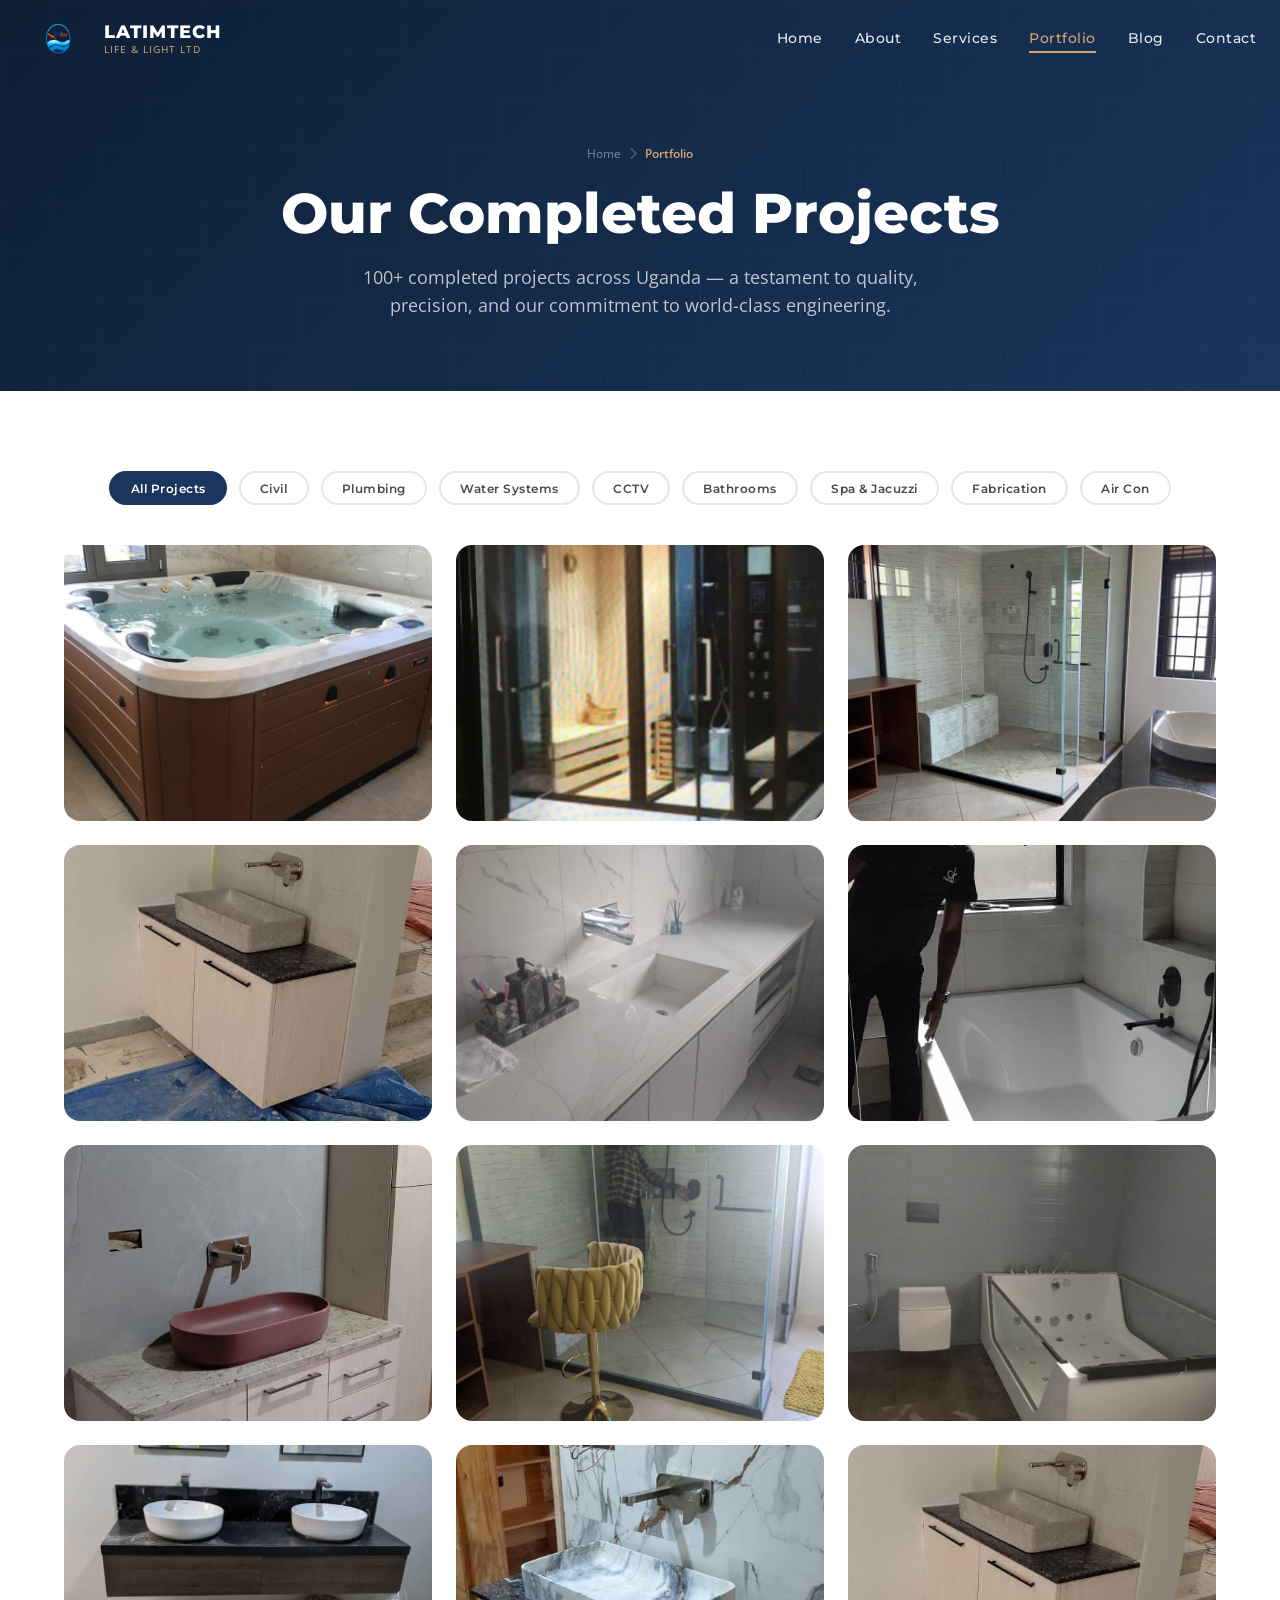
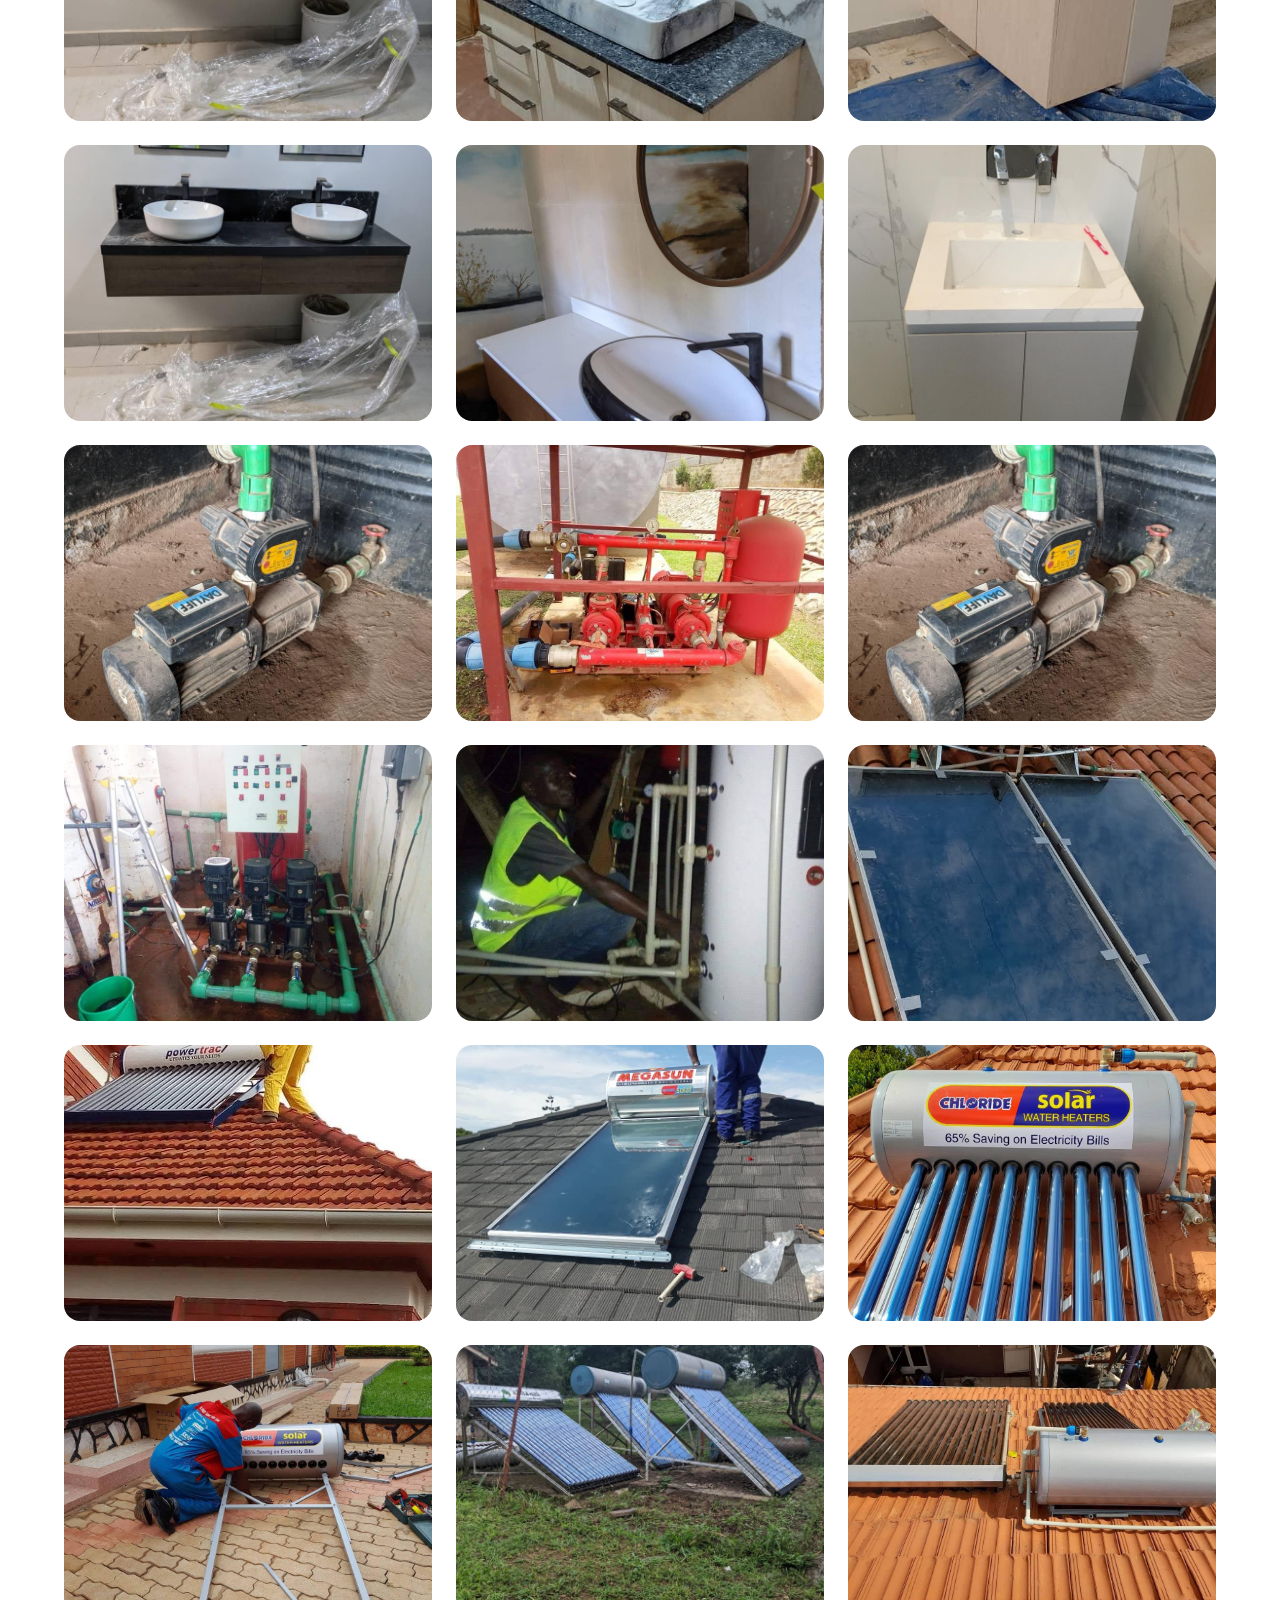
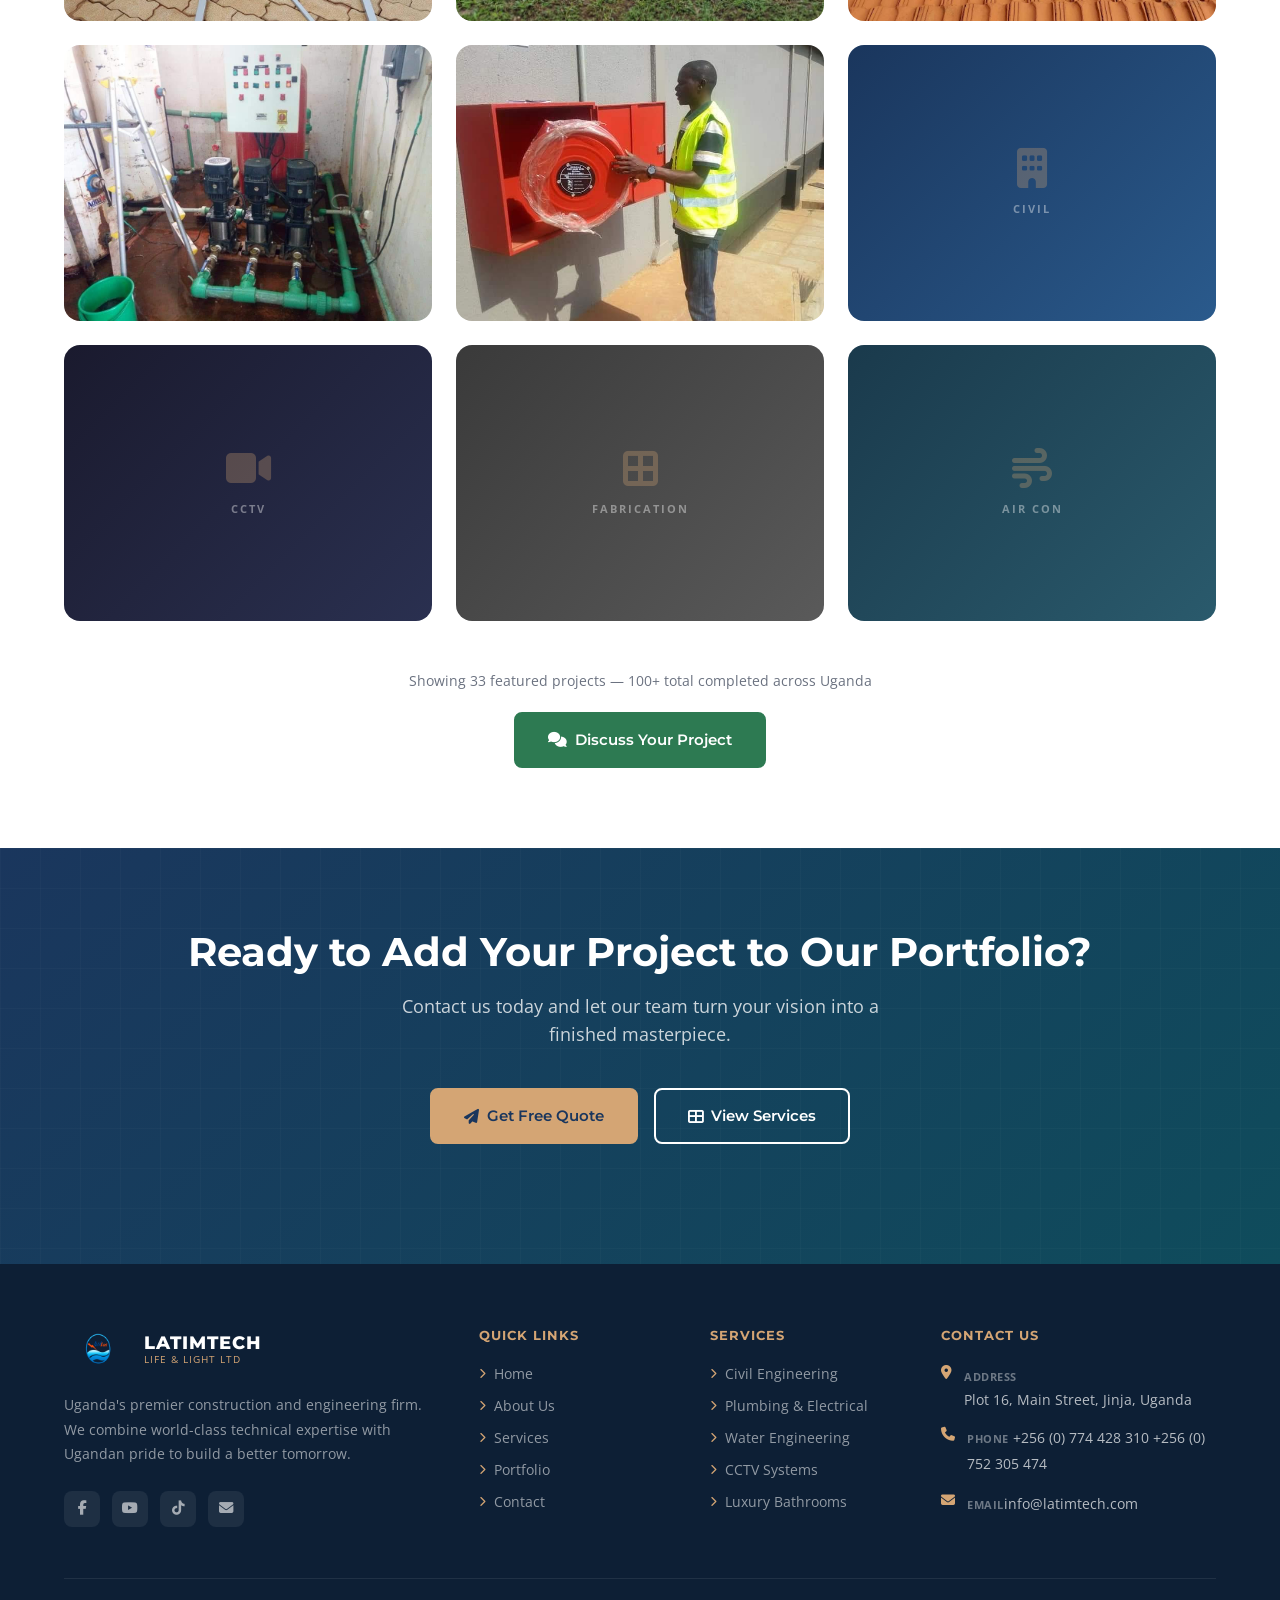
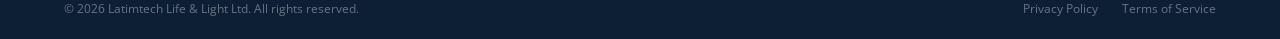
<file: portfolio.html>
<!DOCTYPE html>
<html lang="en">
<head>
  <meta charset="UTF-8" />
  <link rel="icon" href="images/icon.png" type="image/png" />
  <meta name="viewport" content="width=device-width, initial-scale=1.0" />
  <title>Portfolio — Latimtech Life & Light Ltd</title>
  <meta name="description" content="Browse Latimtech's completed projects — civil engineering, luxury bathrooms, CCTV, water systems, plumbing, and more across Uganda." />
  <link rel="preconnect" href="https://fonts.googleapis.com" />
  <link rel="preconnect" href="https://fonts.gstatic.com" crossorigin />
  <link rel="preconnect" href="https://cdnjs.cloudflare.com" crossorigin />
  <link rel="preload" href="https://fonts.googleapis.com/css2?family=Montserrat:wght@400;500;600;700;800&family=Open+Sans:wght@300;400;500;600&display=swap" as="style" onload="this.onload=null;this.rel='stylesheet'" />
  <noscript><link href="https://fonts.googleapis.com/css2?family=Montserrat:wght@400;500;600;700;800&family=Open+Sans:wght@300;400;500;600&display=swap" rel="stylesheet" /></noscript>
  <link rel="preload" href="https://cdnjs.cloudflare.com/ajax/libs/font-awesome/6.4.2/css/all.min.css" as="style" onload="this.onload=null;this.rel='stylesheet'" />
  <noscript><link rel="stylesheet" href="https://cdnjs.cloudflare.com/ajax/libs/font-awesome/6.4.2/css/all.min.css" /></noscript>
  <link rel="stylesheet" href="css/style.css" />
  <!-- Google Analytics -->
  <script async src="https://www.googletagmanager.com/gtag/js?id=G-TPHFS1VP4R"></script>
  <script>
    window.dataLayer = window.dataLayer || [];
    function gtag(){dataLayer.push(arguments);}
    gtag('js', new Date());
    gtag('config', 'G-TPHFS1VP4R');
  </script>
</head>
<body>

<!-- ===== HEADER ===== -->
<header class="header scrolled" id="header">
  <nav class="nav">
    <a href="index.html" class="nav-logo">
      <img src="images/icon.png" class="nav-logo-img" alt="Latimtech Logo" width="45" height="45">
      <div class="nav-logo-text">
        <span class="name">LATIMTECH</span>
        <span class="tag">Life &amp; Light Ltd</span>
      </div>
    </a>
    <div class="nav-links">
      <a href="index.html">Home</a>
      <a href="about.html">About</a>
      <a href="services.html">Services</a>
      <a href="portfolio.html" class="active">Portfolio</a>
      <a href="blog.html">Blog</a>
      <a href="contact.html">Contact</a>
    </div>
    <button class="hamburger" id="hamburger" aria-label="Toggle navigation">
      <span></span><span></span><span></span>
    </button>
  </nav>
  <div class="mobile-menu" id="mobileMenu">
    <a href="index.html">Home</a>
    <a href="about.html">About Us</a>
    <a href="services.html">Services</a>
    <a href="portfolio.html">Portfolio</a>
    <a href="blog.html">Blog</a>
    <a href="contact.html">Contact Us</a>
    <a href="contact.html" class="mobile-cta">Get Free Quote</a>
  </div>
</header>

<!-- ===== PAGE HERO ===== -->
<section class="page-hero">
  <div class="container">
    <div class="page-hero-content">
      <div class="breadcrumb">
        <a href="index.html">Home</a>
        <span class="sep"><i class="fas fa-chevron-right"></i></span>
        <span class="current">Portfolio</span>
      </div>
      <h1>Our Completed Projects</h1>
      <p>100+ completed projects across Uganda — a testament to quality, precision, and our commitment to world-class engineering.</p>
    </div>
  </div>
</section>

<!-- ===== PORTFOLIO GRID ===== -->
<section class="section bg-white">
  <div class="container">

    <div class="projects-filter fade-in">
      <button class="filter-btn active" data-filter="all">All Projects</button>
      <button class="filter-btn" data-filter="civil">Civil</button>
      <button class="filter-btn" data-filter="plumbing">Plumbing</button>
      <button class="filter-btn" data-filter="water">Water Systems</button>
      <button class="filter-btn" data-filter="cctv">CCTV</button>
      <button class="filter-btn" data-filter="bathroom">Bathrooms</button>
      <button class="filter-btn" data-filter="spa">Spa &amp; Jacuzzi</button>
      <button class="filter-btn" data-filter="fabrication">Fabrication</button>
      <button class="filter-btn" data-filter="ac">Air Con</button>
    </div>

    <div class="portfolio-grid" id="portfolioGrid">

      <!-- ===== SPA & JACUZZI ===== -->
      <div class="portfolio-item" data-category="spa">
        <img src="images/spa-jacuzzi-1.jpg" alt="Indoor luxury jacuzzi installation — marble walls, Jinja" loading="lazy">
        <div class="portfolio-overlay">
          <h4>Luxury Indoor Jacuzzi Suite</h4>
          <span class="cl">Spa &amp; Jacuzzi</span>
        </div>
      </div>

      <div class="portfolio-item" data-category="spa">
        <img src="images/spa-sauna-steam.jpg" alt="Sauna and steam room combination unit" loading="lazy">
        <div class="portfolio-overlay">
          <h4>Sauna &amp; Steam Room Combination</h4>
          <span class="cl">Spa &amp; Jacuzzi</span>
        </div>
      </div>

      <!-- ===== BATHROOMS ===== -->
      <div class="portfolio-item" data-category="bathroom">
        <img src="images/bathroom-shower-bath-1.jpg" alt="Frameless glass shower enclosure with freestanding oval bath" loading="lazy">
        <div class="portfolio-overlay">
          <h4>Frameless Glass Shower &amp; Freestanding Bath</h4>
          <span class="cl">Bathroom Installations</span>
        </div>
      </div>

      <div class="portfolio-item" data-category="bathroom">
        <img src="images/bathroom-vanity-stone.jpg" alt="Wall-hung vanity unit with marble tiles and wall-mounted tap" loading="lazy">
        <div class="portfolio-overlay">
          <h4>Wall-Hung Vanity — Marble Finish</h4>
          <span class="cl">Bathroom Installations</span>
        </div>
      </div>

      <div class="portfolio-item" data-category="bathroom">
        <img src="images/bathroom-vanity-marble.jpg" alt="Luxury wide marble vanity counter with undermount sink" loading="lazy">
        <div class="portfolio-overlay">
          <h4>Luxury Marble Vanity Counter Suite</h4>
          <span class="cl">Bathroom Installations</span>
        </div>
      </div>

      <div class="portfolio-item" data-category="bathroom">
        <img src="images/bathroom-bathtub-1.jpg" alt="Freestanding rectangular bathtub installation" loading="lazy">
        <div class="portfolio-overlay">
          <h4>Freestanding Bathtub Installation</h4>
          <span class="cl">Bathroom Installations</span>
        </div>
      </div>

      <div class="portfolio-item" data-category="bathroom">
        <img src="images/bathroom-vanity-pink.jpg" alt="Floating vanity with designer vessel sink and patterned floor tiles" loading="lazy">
        <div class="portfolio-overlay">
          <h4>Designer Vessel Sink Vanity</h4>
          <span class="cl">Bathroom Installations</span>
        </div>
      </div>

      <div class="portfolio-item" data-category="bathroom">
        <img src="images/bathroom-shower-install.jpg" alt="Technician installing glass shower system" loading="lazy">
        <div class="portfolio-overlay">
          <h4>Glass Shower System — Residence</h4>
          <span class="cl">Bathroom Installations</span>
        </div>
      </div>

      <div class="portfolio-item" data-category="bathroom">
        <img src="images/bathroom-whirlpool.jpg" alt="Large whirlpool bath with wall-hung toilet" loading="lazy">
        <div class="portfolio-overlay">
          <h4>Whirlpool Bath &amp; Wall-Hung WC Suite</h4>
          <span class="cl">Luxury Bathroom</span>
        </div>
      </div>

      <div class="portfolio-item" data-category="bathroom">
        <img src="images/bathroom-vanity-dark.jpg" alt="Contemporary floating vanity with dark square vessel sink" loading="lazy">
        <div class="portfolio-overlay">
          <h4>Contemporary Floating Vanity</h4>
          <span class="cl">Bathroom Installations</span>
        </div>
      </div>

      <div class="portfolio-item" data-category="bathroom">
        <img src="images/bathroom-vanity-marble-vessel.jpg" alt="Floating vanity with marble vessel sink and marble slab wall" loading="lazy">
        <div class="portfolio-overlay">
          <h4>Marble Vessel Sink Vanity</h4>
          <span class="cl">Bathroom Installations</span>
        </div>
      </div>

      <div class="portfolio-item" data-category="bathroom">
        <img src="images/bathroom-vanity-stone.jpg" alt="Stone vessel sink on floating vanity under construction" loading="lazy">
        <div class="portfolio-overlay">
          <h4>Stone Vessel Sink Installation</h4>
          <span class="cl">Bathroom Installations</span>
        </div>
      </div>

      <div class="portfolio-item" data-category="bathroom">
        <img src="images/bathroom-double-basin.jpg" alt="Double round vessel basins on black marble counter with mirrors" loading="lazy">
        <div class="portfolio-overlay">
          <h4>Double Basin Luxury Vanity</h4>
          <span class="cl">Bathroom Installations</span>
        </div>
      </div>

      <div class="portfolio-item" data-category="bathroom">
        <img src="images/bathroom-round-sink.jpg" alt="Round black and white vessel sink with circular mirror and feature wall" loading="lazy">
        <div class="portfolio-overlay">
          <h4>Round Vessel Sink &amp; Feature Wall</h4>
          <span class="cl">Bathroom Installations</span>
        </div>
      </div>

      <div class="portfolio-item" data-category="bathroom">
        <img src="images/bathroom-counter-closeup.jpg" alt="Premium marble vanity counter with wall-mounted chrome tap detail" loading="lazy">
        <div class="portfolio-overlay">
          <h4>Premium Marble Counter — Detail</h4>
          <span class="cl">Bathroom Installations</span>
        </div>
      </div>

      <!-- ===== WATER / PLUMBING ===== -->
      <div class="portfolio-item" data-category="plumbing">
        <img src="images/water-pump-dayliff.jpg" alt="Pedrollo water pump installation in roof space" loading="lazy">
        <div class="portfolio-overlay">
          <h4>Pedrollo Pump — Roof Space Install</h4>
          <span class="cl">Plumbing Engineering</span>
        </div>
      </div>

      <div class="portfolio-item" data-category="water">
        <img src="images/water-pump-triple.jpg" alt="Triple pump system with control panel and red pipework" loading="lazy">
        <div class="portfolio-overlay">
          <h4>Commercial Triple-Pump Water System</h4>
          <span class="cl">Water Engineering</span>
        </div>
      </div>

      <div class="portfolio-item" data-category="plumbing">
        <img src="images/water-pump-dayliff.jpg" alt="Dayliff water pump installed next to storage tank" loading="lazy">
        <div class="portfolio-overlay">
          <h4>Dayliff Pump &amp; Tank Setup</h4>
          <span class="cl">Plumbing Engineering</span>
        </div>
      </div>

      <div class="portfolio-item" data-category="plumbing">
        <img src="images/water-pressure-system.jpg" alt="Hot water pressure vessel and circulation pump system" loading="lazy">
        <div class="portfolio-overlay">
          <h4>Hot Water Pressure &amp; Circulation System</h4>
          <span class="cl">Water Engineering</span>
        </div>
      </div>

      <div class="portfolio-item" data-category="plumbing">
        <img src="images/plumbing-boiler-night.jpg" alt="Latimtech technician installing solar boiler plumbing at night" loading="lazy">
        <div class="portfolio-overlay">
          <h4>Solar Boiler Plumbing — Night Installation</h4>
          <span class="cl">Plumbing Engineering</span>
        </div>
      </div>

      <!-- ===== SOLAR WATER HEATERS ===== -->
      <div class="portfolio-item" data-category="water">
        <img src="images/solar-milano.jpg" alt="Milano solar water heater installed on tiled roof, Jinja" loading="lazy">
        <div class="portfolio-overlay">
          <h4>Milano Solar Water Heater — Jinja</h4>
          <span class="cl">Solar Water Heating</span>
        </div>
      </div>

      <div class="portfolio-item" data-category="water">
        <img src="images/solar-powertrac.jpg" alt="Powertrac solar water heater installation on rooftop" loading="lazy">
        <div class="portfolio-overlay">
          <h4>Powertrac Solar Heater Installation</h4>
          <span class="cl">Solar Water Heating</span>
        </div>
      </div>

      <div class="portfolio-item" data-category="water">
        <img src="images/solar-megasun.jpg" alt="Megasun solar water heater on dark shingle roof" loading="lazy">
        <div class="portfolio-overlay">
          <h4>Megasun Solar System — Residential</h4>
          <span class="cl">Solar Water Heating</span>
        </div>
      </div>

      <div class="portfolio-item" data-category="water">
        <img src="images/solar-chloride.jpg" alt="Chloride solar water heater tank — 65% savings on electricity" loading="lazy">
        <div class="portfolio-overlay">
          <h4>Chloride Solar Heater — 65% Energy Saving</h4>
          <span class="cl">Solar Water Heating</span>
        </div>
      </div>

      <div class="portfolio-item" data-category="water">
        <img src="images/solar-chloride-install.jpg" alt="Latimtech technician assembling Chloride solar water heater" loading="lazy">
        <div class="portfolio-overlay">
          <h4>Solar Heater Assembly &amp; Pre-Installation</h4>
          <span class="cl">Solar Water Heating</span>
        </div>
      </div>

      <div class="portfolio-item" data-category="water">
        <img src="images/solar-multi-array.jpg" alt="Multi-unit solar water heater array installation" loading="lazy">
        <div class="portfolio-overlay">
          <h4>Multi-Unit Solar Heater Array</h4>
          <span class="cl">Solar Water Heating</span>
        </div>
      </div>

      <div class="portfolio-item" data-category="water">
        <img src="images/solar-roof-install.jpg" alt="Solar water heater roof installation from above" loading="lazy">
        <div class="portfolio-overlay">
          <h4>Solar Heater Roof Installation</h4>
          <span class="cl">Solar Water Heating</span>
        </div>
      </div>

      <!-- ===== FIRE SUPPRESSION ===== -->
      <div class="portfolio-item" data-category="water">
        <img src="images/water-fire-pumps.jpg" alt="Red fire suppression pump system with control panel" loading="lazy">
        <div class="portfolio-overlay">
          <h4>Fire Suppression Pump System</h4>
          <span class="cl">Fire &amp; Water Engineering</span>
        </div>
      </div>

      <div class="portfolio-item" data-category="water">
        <img src="images/water-fire-hose.jpg" alt="Fire hose reel cabinet installation by Latimtech engineer" loading="lazy">
        <div class="portfolio-overlay">
          <h4>Fire Hose Reel Installation</h4>
          <span class="cl">Fire Suppression</span>
        </div>
      </div>

      <!-- ===== CIVIL / CCTV / FABRICATION / AC (placeholders until photos available) ===== -->
      <div class="portfolio-item" data-category="civil" style="background:linear-gradient(135deg,#1A365D,#2A5A8C)">
        <div class="portfolio-thumb"><i class="fas fa-building" style="color:#D4A574"></i><span class="pl">Civil</span></div>
        <div class="portfolio-overlay">
          <h4>Residential Complex — Jinja City</h4>
          <span class="cl">Civil Engineering</span>
        </div>
      </div>

      <div class="portfolio-item" data-category="cctv" style="background:linear-gradient(135deg,#1A1A2E,#2A3050)">
        <div class="portfolio-thumb"><i class="fas fa-video" style="color:#D4A574"></i><span class="pl">CCTV</span></div>
        <div class="portfolio-overlay">
          <h4>32-Camera System — Office Complex</h4>
          <span class="cl">CCTV Installation</span>
        </div>
      </div>

      <div class="portfolio-item" data-category="fabrication" style="background:linear-gradient(135deg,#3A3A3A,#5A5A5A)">
        <div class="portfolio-thumb"><i class="fas fa-border-all" style="color:#D4A574"></i><span class="pl">Fabrication</span></div>
        <div class="portfolio-overlay">
          <h4>Aluminium Window &amp; Glass System</h4>
          <span class="cl">Aluminium Fabrication</span>
        </div>
      </div>

      <div class="portfolio-item" data-category="ac" style="background:linear-gradient(135deg,#1A3A4C,#2A5A6C)">
        <div class="portfolio-thumb"><i class="fas fa-wind" style="color:#D4A574"></i><span class="pl">Air Con</span></div>
        <div class="portfolio-overlay">
          <h4>Multi-Split AC System — Office Block</h4>
          <span class="cl">Air Conditioning</span>
        </div>
      </div>

    </div>

    <div class="load-more fade-in">
      <p style="color:var(--text-light);margin-bottom:1.25rem;font-size:.9rem;">Showing 33 featured projects — 100+ total completed across Uganda</p>
      <a href="contact.html" class="btn btn-primary"><i class="fas fa-comments"></i> Discuss Your Project</a>
    </div>
  </div>
</section>

<!-- ===== CTA ===== -->
<section class="cta-section">
  <div class="container">
    <div class="cta-content fade-in">
      <h2>Ready to Add Your Project to Our Portfolio?</h2>
      <p>Contact us today and let our team turn your vision into a finished masterpiece.</p>
      <div class="cta-actions">
        <a href="contact.html" class="btn btn-gold"><i class="fas fa-paper-plane"></i> Get Free Quote</a>
        <a href="services.html" class="btn btn-secondary"><i class="fas fa-th-large"></i> View Services</a>
      </div>
    </div>
  </div>
</section>

<!-- ===== FOOTER ===== -->
<footer class="footer">
  <div class="container">
    <div class="footer-grid">
      <div class="footer-brand">
        <a href="index.html" class="nav-logo">
          <img src="images/icon.png" class="nav-logo-img" alt="Latimtech Logo" width="45" height="45">
          <div class="nav-logo-text">
            <span class="name">LATIMTECH</span>
            <span class="tag">Life &amp; Light Ltd</span>
          </div>
        </a>
        <p>Uganda's premier construction and engineering firm. We combine world-class technical expertise with Ugandan pride to build a better tomorrow.</p>
        <div class="footer-social">
          <a href="https://www.facebook.com/share/1B4zsSedzb/" class="social-link" target="_blank" rel="noopener" aria-label="Facebook"><i class="fab fa-facebook-f"></i></a>
          <a href="https://youtube.com/@latimjoseph6804?si=GJ_v-BW0ujTYFnk6" class="social-link" target="_blank" rel="noopener" aria-label="YouTube"><i class="fab fa-youtube"></i></a>
          <a href="https://tiktok.com/@latimtech" class="social-link" target="_blank" rel="noopener" aria-label="TikTok"><i class="fab fa-tiktok"></i></a>
          <a href="mailto:info@latimtech.com" class="social-link" aria-label="Email"><i class="fas fa-envelope"></i></a>
        </div>
      </div>
      <div class="footer-col">
        <h5>Quick Links</h5>
        <ul class="footer-links">
          <li><a href="index.html"><i class="fas fa-chevron-right"></i> Home</a></li>
          <li><a href="about.html"><i class="fas fa-chevron-right"></i> About Us</a></li>
          <li><a href="services.html"><i class="fas fa-chevron-right"></i> Services</a></li>
          <li><a href="portfolio.html"><i class="fas fa-chevron-right"></i> Portfolio</a></li>
          <li><a href="contact.html"><i class="fas fa-chevron-right"></i> Contact</a></li>
        </ul>
      </div>
      <div class="footer-col">
        <h5>Services</h5>
        <ul class="footer-links">
          <li><a href="services.html"><i class="fas fa-chevron-right"></i> Civil Engineering</a></li>
          <li><a href="services.html"><i class="fas fa-chevron-right"></i> Plumbing &amp; Electrical</a></li>
          <li><a href="services.html"><i class="fas fa-chevron-right"></i> Water Engineering</a></li>
          <li><a href="services.html"><i class="fas fa-chevron-right"></i> CCTV Systems</a></li>
          <li><a href="services.html"><i class="fas fa-chevron-right"></i> Luxury Bathrooms</a></li>
        </ul>
      </div>
      <div class="footer-col">
        <h5>Contact Us</h5>
        <div class="footer-contact-item">
          <i class="fas fa-map-marker-alt"></i>
          <div><span class="fc-label">Address</span><p>Plot 16, Main Street, Jinja, Uganda</p></div>
        </div>
        <div class="footer-contact-item">
          <i class="fas fa-phone"></i>
          <div>
            <span class="fc-label">Phone</span>
            <a href="tel:+256774428310">+256 (0) 774 428 310</a>
            <a href="tel:+256752305474">+256 (0) 752 305 474</a>
          </div>
        </div>
        <div class="footer-contact-item">
          <i class="fas fa-envelope"></i>
          <div><span class="fc-label">Email</span><a href="mailto:info@latimtech.com">info@latimtech.com</a></div>
        </div>
      </div>
    </div>
  </div>
  <div class="container">
    <div class="footer-bottom">
      <p>&copy; 2026 Latimtech Life &amp; Light Ltd. All rights reserved.</p>
      <div style="display:flex;gap:1.5rem;"><a href="#">Privacy Policy</a><a href="#">Terms of Service</a></div>
    </div>
  </div>
</footer>

<script src="js/main.js" defer></script>
<script src="js/sanity-config.js"></script>
<script src="js/portfolio.js" defer></script>
<!--Start of Tawk.to Script-->
<script type="text/javascript">
var Tawk_API=Tawk_API||{}, Tawk_LoadStart=new Date();
(function(){
var s1=document.createElement("script"),s0=document.getElementsByTagName("script")[0];
s1.async=true;
s1.src='https://embed.tawk.to/69eee83352f9f01c33156ddd/1jn6jm3c8';
s1.charset='UTF-8';
s1.setAttribute('crossorigin','*');
s0.parentNode.insertBefore(s1,s0);
})();
</script>
<!--End of Tawk.to Script-->
</body>
</html>
</file>
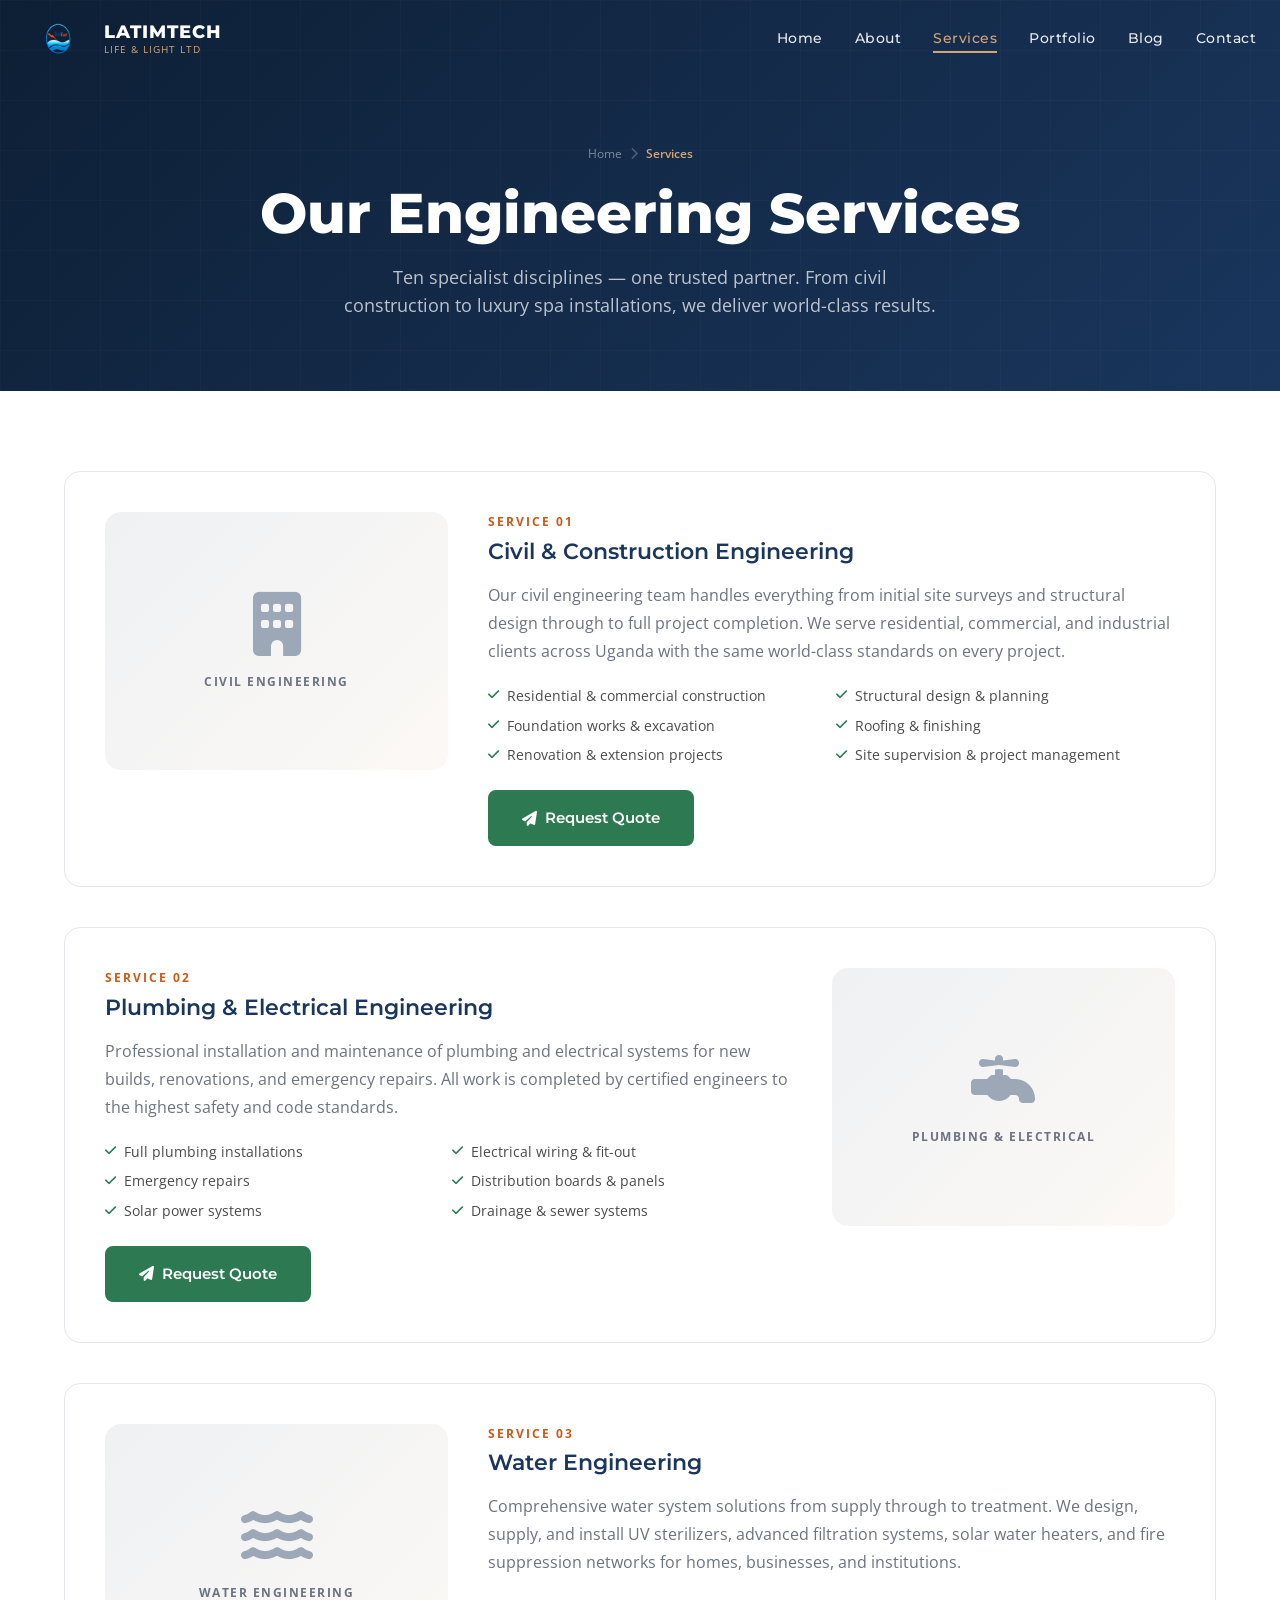
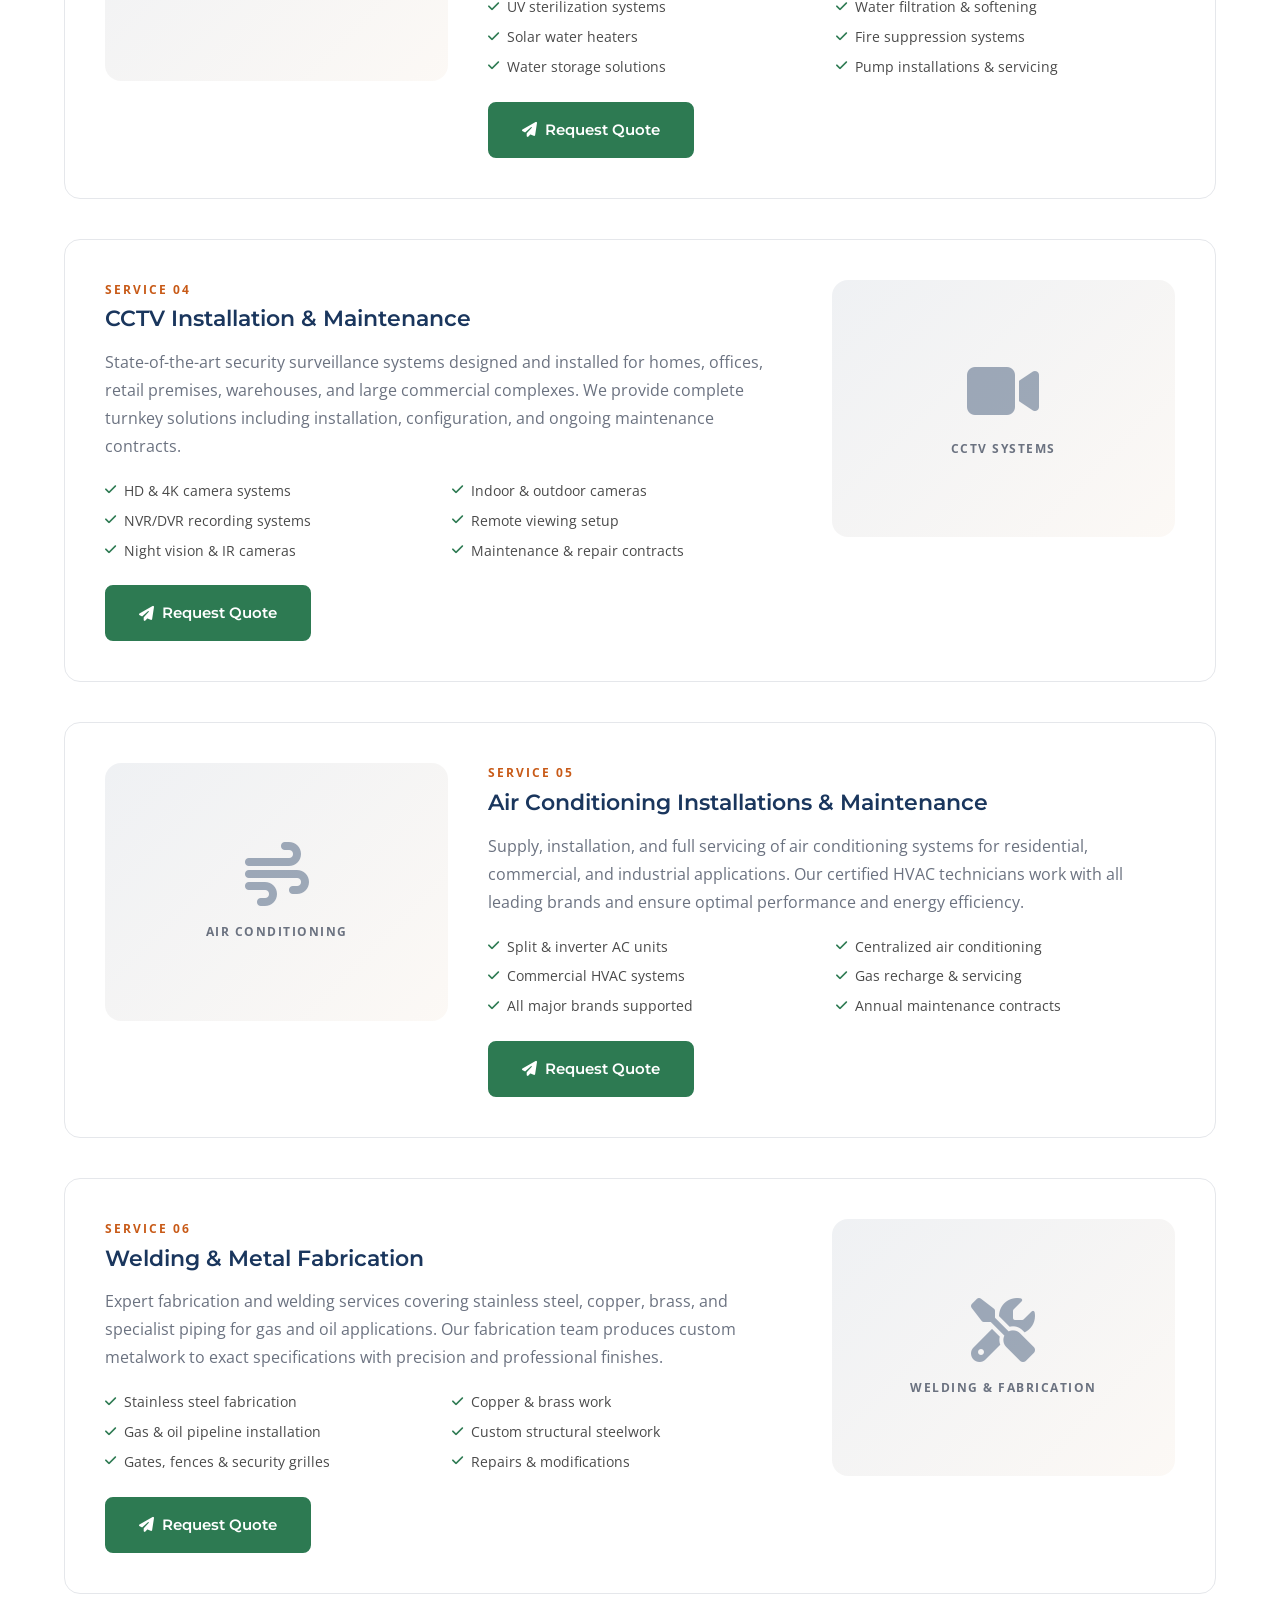
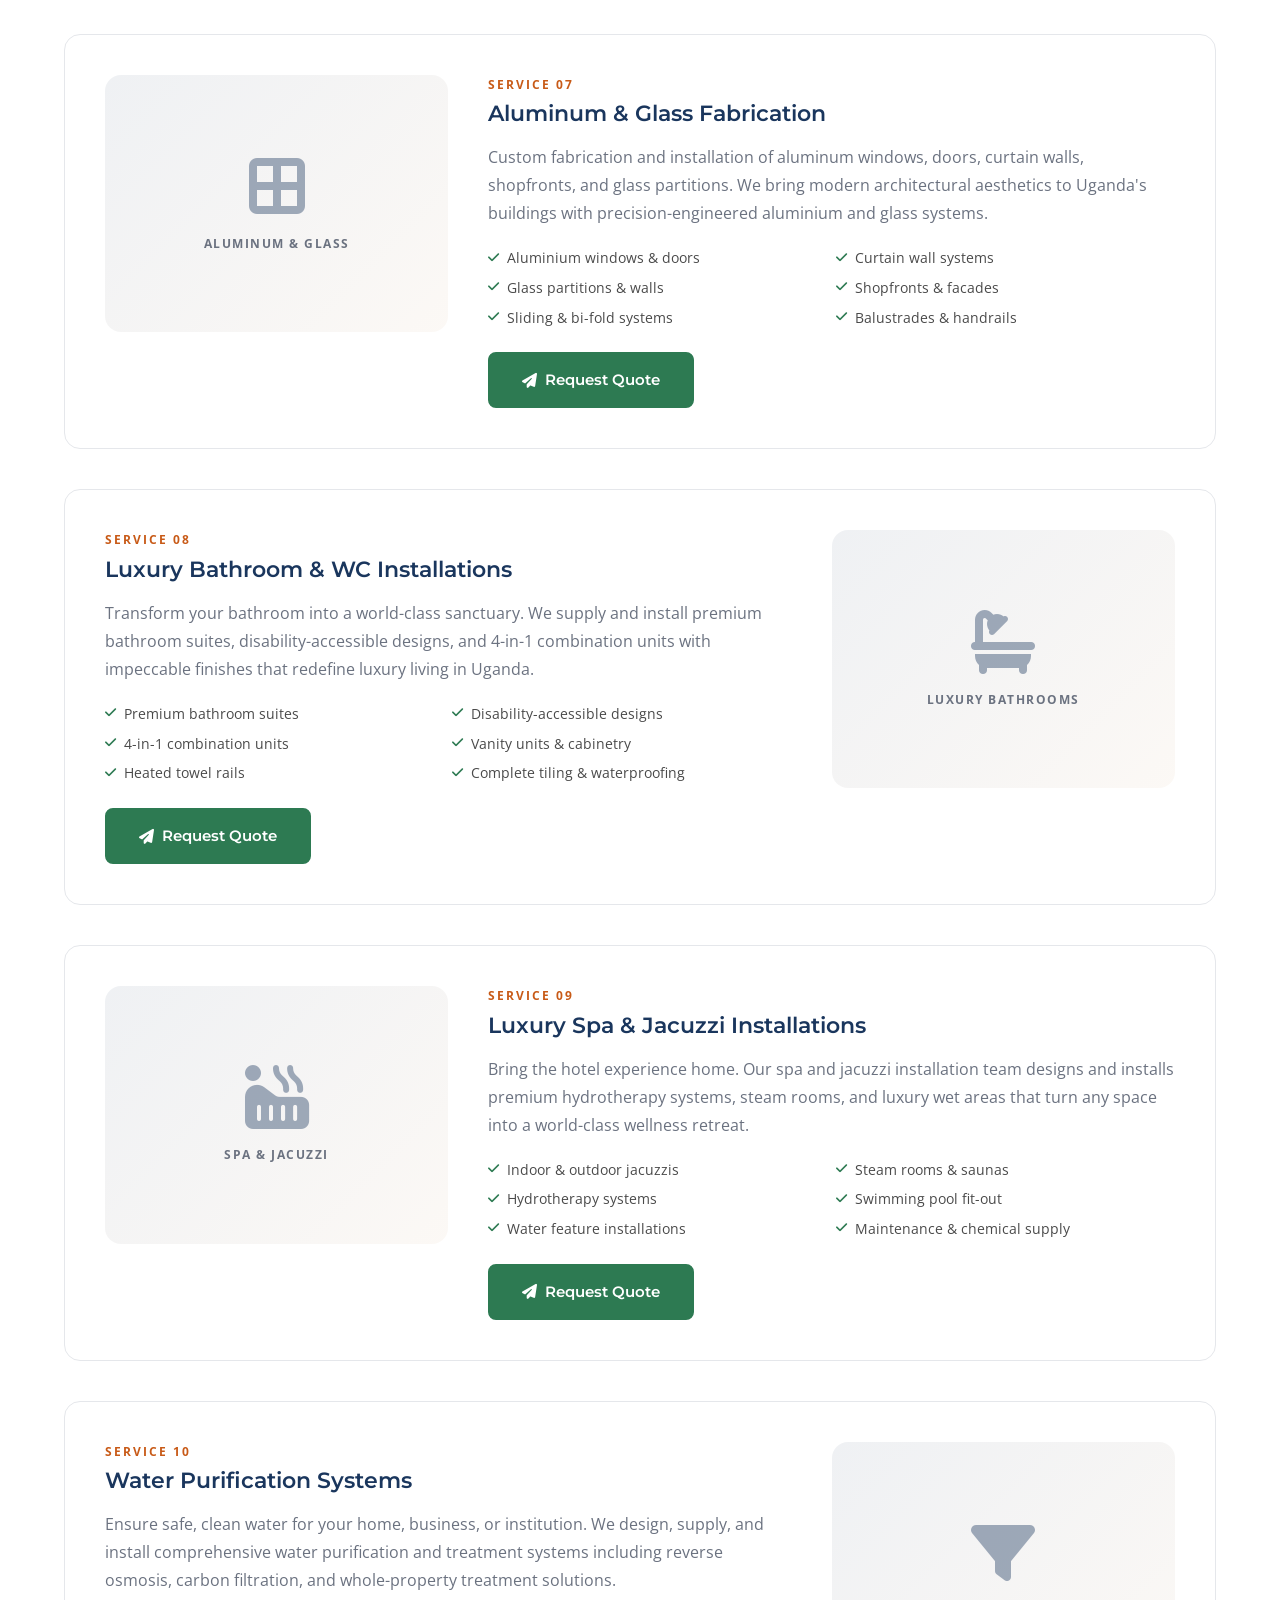
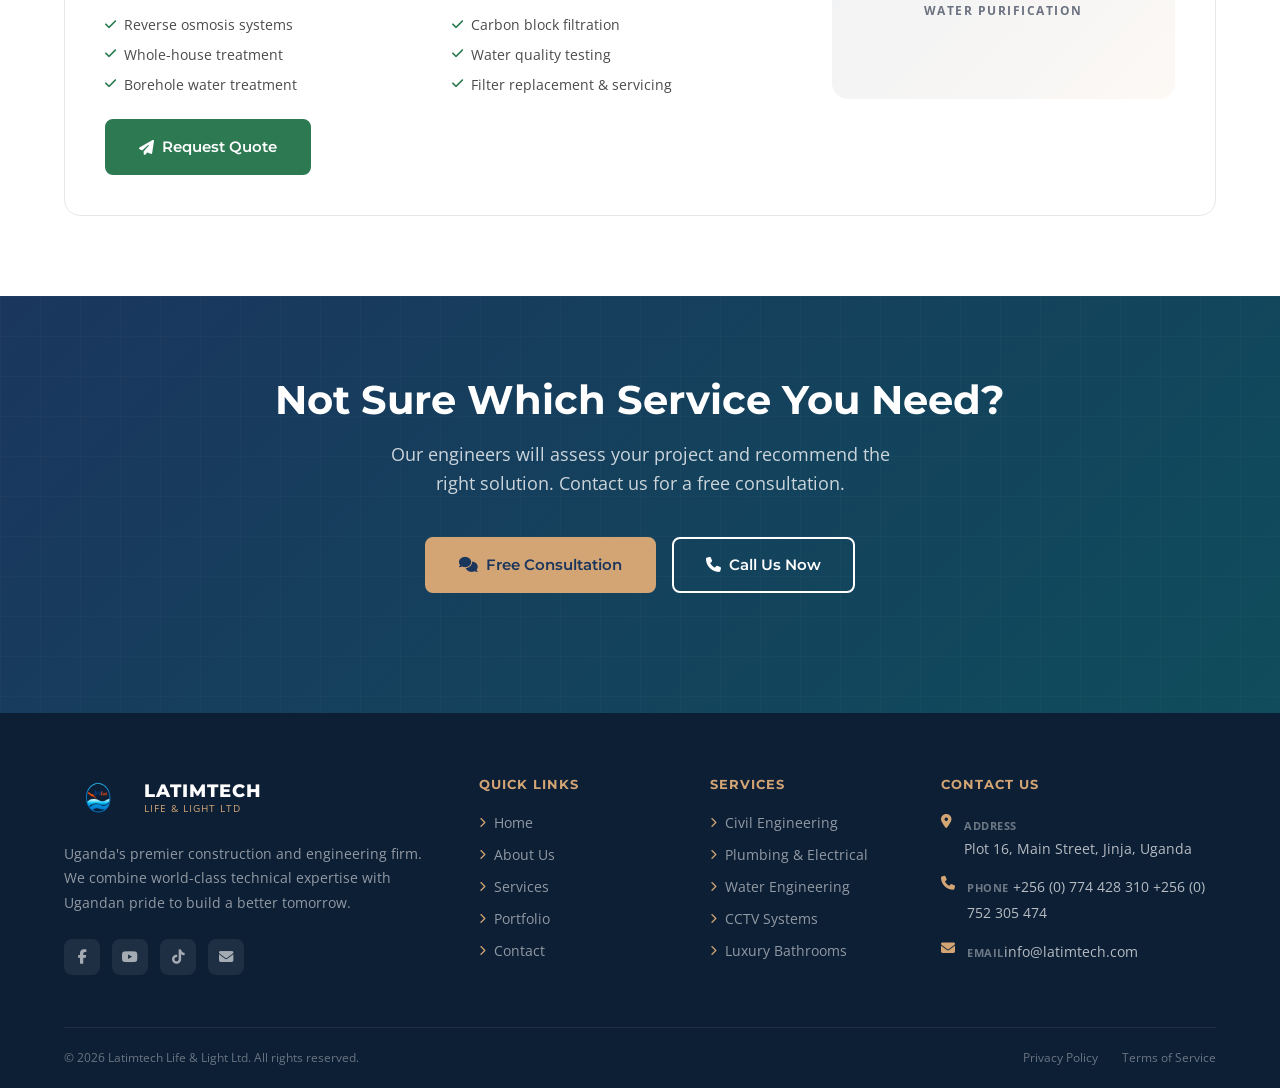
<file: services.html>
<!DOCTYPE html>
<html lang="en">
<head>
  <meta charset="UTF-8" />
  <link rel="icon" href="images/icon.png" type="image/png" />
  <meta name="viewport" content="width=device-width, initial-scale=1.0" />
  <title>Services — Latimtech Life & Light Ltd</title>
  <meta name="description" content="Latimtech services: Civil Engineering, Plumbing, Electrical, Water Engineering, CCTV, AC, Welding, Aluminum Fabrication, Luxury Bathrooms, Spa & Jacuzzi, Water Purification." />
  <link rel="preconnect" href="https://fonts.googleapis.com" />
  <link rel="preconnect" href="https://fonts.gstatic.com" crossorigin />
  <link rel="preconnect" href="https://cdnjs.cloudflare.com" crossorigin />
  <link rel="preload" href="https://fonts.googleapis.com/css2?family=Montserrat:wght@400;500;600;700;800&family=Open+Sans:wght@300;400;500;600&display=swap" as="style" onload="this.onload=null;this.rel='stylesheet'" />
  <noscript><link href="https://fonts.googleapis.com/css2?family=Montserrat:wght@400;500;600;700;800&family=Open+Sans:wght@300;400;500;600&display=swap" rel="stylesheet" /></noscript>
  <link rel="preload" href="https://cdnjs.cloudflare.com/ajax/libs/font-awesome/6.4.2/css/all.min.css" as="style" onload="this.onload=null;this.rel='stylesheet'" />
  <noscript><link rel="stylesheet" href="https://cdnjs.cloudflare.com/ajax/libs/font-awesome/6.4.2/css/all.min.css" /></noscript>
  <link rel="stylesheet" href="css/style.css" />
  <!-- Google Analytics -->
  <script async src="https://www.googletagmanager.com/gtag/js?id=G-TPHFS1VP4R"></script>
  <script>
    window.dataLayer = window.dataLayer || [];
    function gtag(){dataLayer.push(arguments);}
    gtag('js', new Date());
    gtag('config', 'G-TPHFS1VP4R');
  </script>
</head>
<body>

<!-- ===== HEADER ===== -->
<header class="header scrolled" id="header">
  <nav class="nav">
    <a href="index.html" class="nav-logo">
      <img src="images/icon.png" class="nav-logo-img" alt="Latimtech Logo" width="45" height="45">
      <div class="nav-logo-text">
        <span class="name">LATIMTECH</span>
        <span class="tag">Life &amp; Light Ltd</span>
      </div>
    </a>
    <div class="nav-links">
      <a href="index.html">Home</a>
      <a href="about.html">About</a>
      <a href="services.html" class="active">Services</a>
      <a href="portfolio.html">Portfolio</a>
      <a href="blog.html">Blog</a>
      <a href="contact.html">Contact</a>
    </div>
    <button class="hamburger" id="hamburger" aria-label="Toggle navigation">
      <span></span><span></span><span></span>
    </button>
  </nav>
  <div class="mobile-menu" id="mobileMenu">
    <a href="index.html">Home</a>
    <a href="about.html">About Us</a>
    <a href="services.html">Services</a>
    <a href="portfolio.html">Portfolio</a>
    <a href="blog.html">Blog</a>
    <a href="contact.html">Contact Us</a>
    <a href="contact.html" class="mobile-cta">Get Free Quote</a>
  </div>
</header>

<!-- ===== PAGE HERO ===== -->
<section class="page-hero">
  <div class="container">
    <div class="page-hero-content">
      <div class="breadcrumb">
        <a href="index.html">Home</a>
        <span class="sep"><i class="fas fa-chevron-right"></i></span>
        <span class="current">Services</span>
      </div>
      <h1>Our Engineering Services</h1>
      <p>Ten specialist disciplines — one trusted partner. From civil construction to luxury spa installations, we deliver world-class results.</p>
    </div>
  </div>
</section>

<!-- ===== SERVICES LIST ===== -->
<section class="section bg-white">
  <div class="container">
    <div class="services-list">

      <!-- 1. Civil Engineering -->
      <div class="service-detail" id="civil">
        <div class="service-detail-visual">
          <i class="fas fa-building"></i>
          <span>Civil Engineering</span>
        </div>
        <div class="service-detail-content">
          <div class="svc-num">Service 01</div>
          <h3>Civil &amp; Construction Engineering</h3>
          <p>Our civil engineering team handles everything from initial site surveys and structural design through to full project completion. We serve residential, commercial, and industrial clients across Uganda with the same world-class standards on every project.</p>
          <div class="svc-features">
            <div class="svc-feature"><i class="fas fa-check"></i> Residential &amp; commercial construction</div>
            <div class="svc-feature"><i class="fas fa-check"></i> Structural design &amp; planning</div>
            <div class="svc-feature"><i class="fas fa-check"></i> Foundation works &amp; excavation</div>
            <div class="svc-feature"><i class="fas fa-check"></i> Roofing &amp; finishing</div>
            <div class="svc-feature"><i class="fas fa-check"></i> Renovation &amp; extension projects</div>
            <div class="svc-feature"><i class="fas fa-check"></i> Site supervision &amp; project management</div>
          </div>
          <a href="contact.html" class="btn btn-primary"><i class="fas fa-paper-plane"></i> Request Quote</a>
        </div>
      </div>

      <!-- 2. Plumbing & Electrical -->
      <div class="service-detail reverse" id="plumbing">
        <div class="service-detail-visual">
          <i class="fas fa-faucet"></i>
          <span>Plumbing &amp; Electrical</span>
        </div>
        <div class="service-detail-content">
          <div class="svc-num">Service 02</div>
          <h3>Plumbing &amp; Electrical Engineering</h3>
          <p>Professional installation and maintenance of plumbing and electrical systems for new builds, renovations, and emergency repairs. All work is completed by certified engineers to the highest safety and code standards.</p>
          <div class="svc-features">
            <div class="svc-feature"><i class="fas fa-check"></i> Full plumbing installations</div>
            <div class="svc-feature"><i class="fas fa-check"></i> Electrical wiring &amp; fit-out</div>
            <div class="svc-feature"><i class="fas fa-check"></i> Emergency repairs</div>
            <div class="svc-feature"><i class="fas fa-check"></i> Distribution boards &amp; panels</div>
            <div class="svc-feature"><i class="fas fa-check"></i> Solar power systems</div>
            <div class="svc-feature"><i class="fas fa-check"></i> Drainage &amp; sewer systems</div>
          </div>
          <a href="contact.html" class="btn btn-primary"><i class="fas fa-paper-plane"></i> Request Quote</a>
        </div>
      </div>

      <!-- 3. Water Engineering -->
      <div class="service-detail" id="water">
        <div class="service-detail-visual">
          <i class="fas fa-water"></i>
          <span>Water Engineering</span>
        </div>
        <div class="service-detail-content">
          <div class="svc-num">Service 03</div>
          <h3>Water Engineering</h3>
          <p>Comprehensive water system solutions from supply through to treatment. We design, supply, and install UV sterilizers, advanced filtration systems, solar water heaters, and fire suppression networks for homes, businesses, and institutions.</p>
          <div class="svc-features">
            <div class="svc-feature"><i class="fas fa-check"></i> UV sterilization systems</div>
            <div class="svc-feature"><i class="fas fa-check"></i> Water filtration &amp; softening</div>
            <div class="svc-feature"><i class="fas fa-check"></i> Solar water heaters</div>
            <div class="svc-feature"><i class="fas fa-check"></i> Fire suppression systems</div>
            <div class="svc-feature"><i class="fas fa-check"></i> Water storage solutions</div>
            <div class="svc-feature"><i class="fas fa-check"></i> Pump installations &amp; servicing</div>
          </div>
          <a href="contact.html" class="btn btn-primary"><i class="fas fa-paper-plane"></i> Request Quote</a>
        </div>
      </div>

      <!-- 4. CCTV -->
      <div class="service-detail reverse" id="cctv">
        <div class="service-detail-visual">
          <i class="fas fa-video"></i>
          <span>CCTV Systems</span>
        </div>
        <div class="service-detail-content">
          <div class="svc-num">Service 04</div>
          <h3>CCTV Installation &amp; Maintenance</h3>
          <p>State-of-the-art security surveillance systems designed and installed for homes, offices, retail premises, warehouses, and large commercial complexes. We provide complete turnkey solutions including installation, configuration, and ongoing maintenance contracts.</p>
          <div class="svc-features">
            <div class="svc-feature"><i class="fas fa-check"></i> HD &amp; 4K camera systems</div>
            <div class="svc-feature"><i class="fas fa-check"></i> Indoor &amp; outdoor cameras</div>
            <div class="svc-feature"><i class="fas fa-check"></i> NVR/DVR recording systems</div>
            <div class="svc-feature"><i class="fas fa-check"></i> Remote viewing setup</div>
            <div class="svc-feature"><i class="fas fa-check"></i> Night vision &amp; IR cameras</div>
            <div class="svc-feature"><i class="fas fa-check"></i> Maintenance &amp; repair contracts</div>
          </div>
          <a href="contact.html" class="btn btn-primary"><i class="fas fa-paper-plane"></i> Request Quote</a>
        </div>
      </div>

      <!-- 5. Air Conditioning -->
      <div class="service-detail" id="ac">
        <div class="service-detail-visual">
          <i class="fas fa-wind"></i>
          <span>Air Conditioning</span>
        </div>
        <div class="service-detail-content">
          <div class="svc-num">Service 05</div>
          <h3>Air Conditioning Installations &amp; Maintenance</h3>
          <p>Supply, installation, and full servicing of air conditioning systems for residential, commercial, and industrial applications. Our certified HVAC technicians work with all leading brands and ensure optimal performance and energy efficiency.</p>
          <div class="svc-features">
            <div class="svc-feature"><i class="fas fa-check"></i> Split &amp; inverter AC units</div>
            <div class="svc-feature"><i class="fas fa-check"></i> Centralized air conditioning</div>
            <div class="svc-feature"><i class="fas fa-check"></i> Commercial HVAC systems</div>
            <div class="svc-feature"><i class="fas fa-check"></i> Gas recharge &amp; servicing</div>
            <div class="svc-feature"><i class="fas fa-check"></i> All major brands supported</div>
            <div class="svc-feature"><i class="fas fa-check"></i> Annual maintenance contracts</div>
          </div>
          <a href="contact.html" class="btn btn-primary"><i class="fas fa-paper-plane"></i> Request Quote</a>
        </div>
      </div>

      <!-- 6. Welding & Fabrication -->
      <div class="service-detail reverse" id="welding">
        <div class="service-detail-visual">
          <i class="fas fa-tools"></i>
          <span>Welding &amp; Fabrication</span>
        </div>
        <div class="service-detail-content">
          <div class="svc-num">Service 06</div>
          <h3>Welding &amp; Metal Fabrication</h3>
          <p>Expert fabrication and welding services covering stainless steel, copper, brass, and specialist piping for gas and oil applications. Our fabrication team produces custom metalwork to exact specifications with precision and professional finishes.</p>
          <div class="svc-features">
            <div class="svc-feature"><i class="fas fa-check"></i> Stainless steel fabrication</div>
            <div class="svc-feature"><i class="fas fa-check"></i> Copper &amp; brass work</div>
            <div class="svc-feature"><i class="fas fa-check"></i> Gas &amp; oil pipeline installation</div>
            <div class="svc-feature"><i class="fas fa-check"></i> Custom structural steelwork</div>
            <div class="svc-feature"><i class="fas fa-check"></i> Gates, fences &amp; security grilles</div>
            <div class="svc-feature"><i class="fas fa-check"></i> Repairs &amp; modifications</div>
          </div>
          <a href="contact.html" class="btn btn-primary"><i class="fas fa-paper-plane"></i> Request Quote</a>
        </div>
      </div>

      <!-- 7. Aluminum & Glass -->
      <div class="service-detail" id="aluminum">
        <div class="service-detail-visual">
          <i class="fas fa-border-all"></i>
          <span>Aluminum &amp; Glass</span>
        </div>
        <div class="service-detail-content">
          <div class="svc-num">Service 07</div>
          <h3>Aluminum &amp; Glass Fabrication</h3>
          <p>Custom fabrication and installation of aluminum windows, doors, curtain walls, shopfronts, and glass partitions. We bring modern architectural aesthetics to Uganda's buildings with precision-engineered aluminium and glass systems.</p>
          <div class="svc-features">
            <div class="svc-feature"><i class="fas fa-check"></i> Aluminium windows &amp; doors</div>
            <div class="svc-feature"><i class="fas fa-check"></i> Curtain wall systems</div>
            <div class="svc-feature"><i class="fas fa-check"></i> Glass partitions &amp; walls</div>
            <div class="svc-feature"><i class="fas fa-check"></i> Shopfronts &amp; facades</div>
            <div class="svc-feature"><i class="fas fa-check"></i> Sliding &amp; bi-fold systems</div>
            <div class="svc-feature"><i class="fas fa-check"></i> Balustrades &amp; handrails</div>
          </div>
          <a href="contact.html" class="btn btn-primary"><i class="fas fa-paper-plane"></i> Request Quote</a>
        </div>
      </div>

      <!-- 8. Luxury Bathrooms -->
      <div class="service-detail reverse" id="bathroom">
        <div class="service-detail-visual">
          <i class="fas fa-bath"></i>
          <span>Luxury Bathrooms</span>
        </div>
        <div class="service-detail-content">
          <div class="svc-num">Service 08</div>
          <h3>Luxury Bathroom &amp; WC Installations</h3>
          <p>Transform your bathroom into a world-class sanctuary. We supply and install premium bathroom suites, disability-accessible designs, and 4-in-1 combination units with impeccable finishes that redefine luxury living in Uganda.</p>
          <div class="svc-features">
            <div class="svc-feature"><i class="fas fa-check"></i> Premium bathroom suites</div>
            <div class="svc-feature"><i class="fas fa-check"></i> Disability-accessible designs</div>
            <div class="svc-feature"><i class="fas fa-check"></i> 4-in-1 combination units</div>
            <div class="svc-feature"><i class="fas fa-check"></i> Vanity units &amp; cabinetry</div>
            <div class="svc-feature"><i class="fas fa-check"></i> Heated towel rails</div>
            <div class="svc-feature"><i class="fas fa-check"></i> Complete tiling &amp; waterproofing</div>
          </div>
          <a href="contact.html" class="btn btn-primary"><i class="fas fa-paper-plane"></i> Request Quote</a>
        </div>
      </div>

      <!-- 9. Spa & Jacuzzi -->
      <div class="service-detail" id="spa">
        <div class="service-detail-visual">
          <i class="fas fa-hot-tub"></i>
          <span>Spa &amp; Jacuzzi</span>
        </div>
        <div class="service-detail-content">
          <div class="svc-num">Service 09</div>
          <h3>Luxury Spa &amp; Jacuzzi Installations</h3>
          <p>Bring the hotel experience home. Our spa and jacuzzi installation team designs and installs premium hydrotherapy systems, steam rooms, and luxury wet areas that turn any space into a world-class wellness retreat.</p>
          <div class="svc-features">
            <div class="svc-feature"><i class="fas fa-check"></i> Indoor &amp; outdoor jacuzzis</div>
            <div class="svc-feature"><i class="fas fa-check"></i> Steam rooms &amp; saunas</div>
            <div class="svc-feature"><i class="fas fa-check"></i> Hydrotherapy systems</div>
            <div class="svc-feature"><i class="fas fa-check"></i> Swimming pool fit-out</div>
            <div class="svc-feature"><i class="fas fa-check"></i> Water feature installations</div>
            <div class="svc-feature"><i class="fas fa-check"></i> Maintenance &amp; chemical supply</div>
          </div>
          <a href="contact.html" class="btn btn-primary"><i class="fas fa-paper-plane"></i> Request Quote</a>
        </div>
      </div>

      <!-- 10. Water Purification -->
      <div class="service-detail reverse" id="purification">
        <div class="service-detail-visual">
          <i class="fas fa-filter"></i>
          <span>Water Purification</span>
        </div>
        <div class="service-detail-content">
          <div class="svc-num">Service 10</div>
          <h3>Water Purification Systems</h3>
          <p>Ensure safe, clean water for your home, business, or institution. We design, supply, and install comprehensive water purification and treatment systems including reverse osmosis, carbon filtration, and whole-property treatment solutions.</p>
          <div class="svc-features">
            <div class="svc-feature"><i class="fas fa-check"></i> Reverse osmosis systems</div>
            <div class="svc-feature"><i class="fas fa-check"></i> Carbon block filtration</div>
            <div class="svc-feature"><i class="fas fa-check"></i> Whole-house treatment</div>
            <div class="svc-feature"><i class="fas fa-check"></i> Water quality testing</div>
            <div class="svc-feature"><i class="fas fa-check"></i> Borehole water treatment</div>
            <div class="svc-feature"><i class="fas fa-check"></i> Filter replacement &amp; servicing</div>
          </div>
          <a href="contact.html" class="btn btn-primary"><i class="fas fa-paper-plane"></i> Request Quote</a>
        </div>
      </div>

    </div>
  </div>
</section>

<!-- ===== CTA ===== -->
<section class="cta-section">
  <div class="container">
    <div class="cta-content fade-in">
      <h2>Not Sure Which Service You Need?</h2>
      <p>Our engineers will assess your project and recommend the right solution. Contact us for a free consultation.</p>
      <div class="cta-actions">
        <a href="contact.html" class="btn btn-gold"><i class="fas fa-comments"></i> Free Consultation</a>
        <a href="tel:+256774428310" class="btn btn-secondary"><i class="fas fa-phone"></i> Call Us Now</a>
      </div>
    </div>
  </div>
</section>

<!-- ===== FOOTER ===== -->
<footer class="footer">
  <div class="container">
    <div class="footer-grid">
      <div class="footer-brand">
        <a href="index.html" class="nav-logo">
          <img src="images/icon.png" class="nav-logo-img" alt="Latimtech Logo" width="45" height="45">
          <div class="nav-logo-text">
            <span class="name">LATIMTECH</span>
            <span class="tag">Life &amp; Light Ltd</span>
          </div>
        </a>
        <p>Uganda's premier construction and engineering firm. We combine world-class technical expertise with Ugandan pride to build a better tomorrow.</p>
        <div class="footer-social">
          <a href="https://www.facebook.com/share/1B4zsSedzb/" class="social-link" target="_blank" rel="noopener" aria-label="Facebook"><i class="fab fa-facebook-f"></i></a>
          <a href="https://youtube.com/@latimjoseph6804?si=GJ_v-BW0ujTYFnk6" class="social-link" target="_blank" rel="noopener" aria-label="YouTube"><i class="fab fa-youtube"></i></a>
          <a href="https://tiktok.com/@latimtech" class="social-link" target="_blank" rel="noopener" aria-label="TikTok"><i class="fab fa-tiktok"></i></a>
          <a href="mailto:info@latimtech.com" class="social-link" aria-label="Email"><i class="fas fa-envelope"></i></a>
        </div>
      </div>
      <div class="footer-col">
        <h5>Quick Links</h5>
        <ul class="footer-links">
          <li><a href="index.html"><i class="fas fa-chevron-right"></i> Home</a></li>
          <li><a href="about.html"><i class="fas fa-chevron-right"></i> About Us</a></li>
          <li><a href="services.html"><i class="fas fa-chevron-right"></i> Services</a></li>
          <li><a href="portfolio.html"><i class="fas fa-chevron-right"></i> Portfolio</a></li>
          <li><a href="contact.html"><i class="fas fa-chevron-right"></i> Contact</a></li>
        </ul>
      </div>
      <div class="footer-col">
        <h5>Services</h5>
        <ul class="footer-links">
          <li><a href="#civil"><i class="fas fa-chevron-right"></i> Civil Engineering</a></li>
          <li><a href="#plumbing"><i class="fas fa-chevron-right"></i> Plumbing &amp; Electrical</a></li>
          <li><a href="#water"><i class="fas fa-chevron-right"></i> Water Engineering</a></li>
          <li><a href="#cctv"><i class="fas fa-chevron-right"></i> CCTV Systems</a></li>
          <li><a href="#bathroom"><i class="fas fa-chevron-right"></i> Luxury Bathrooms</a></li>
        </ul>
      </div>
      <div class="footer-col">
        <h5>Contact Us</h5>
        <div class="footer-contact-item">
          <i class="fas fa-map-marker-alt"></i>
          <div><span class="fc-label">Address</span><p>Plot 16, Main Street, Jinja, Uganda</p></div>
        </div>
        <div class="footer-contact-item">
          <i class="fas fa-phone"></i>
          <div>
            <span class="fc-label">Phone</span>
            <a href="tel:+256774428310">+256 (0) 774 428 310</a>
            <a href="tel:+256752305474">+256 (0) 752 305 474</a>
          </div>
        </div>
        <div class="footer-contact-item">
          <i class="fas fa-envelope"></i>
          <div><span class="fc-label">Email</span><a href="mailto:info@latimtech.com">info@latimtech.com</a></div>
        </div>
      </div>
    </div>
  </div>
  <div class="container">
    <div class="footer-bottom">
      <p>&copy; 2026 Latimtech Life &amp; Light Ltd. All rights reserved.</p>
      <div style="display:flex;gap:1.5rem;"><a href="#">Privacy Policy</a><a href="#">Terms of Service</a></div>
    </div>
  </div>
</footer>

<script src="js/main.js" defer></script>
<!--Start of Tawk.to Script-->
<script type="text/javascript">
var Tawk_API=Tawk_API||{}, Tawk_LoadStart=new Date();
(function(){
var s1=document.createElement("script"),s0=document.getElementsByTagName("script")[0];
s1.async=true;
s1.src='https://embed.tawk.to/69eee83352f9f01c33156ddd/1jn6jm3c8';
s1.charset='UTF-8';
s1.setAttribute('crossorigin','*');
s0.parentNode.insertBefore(s1,s0);
})();
</script>
<!--End of Tawk.to Script-->
</body>
</html>
</file>
<file: css/style.css>
/* ============================================================
   LATIMTECH LIFE & LIGHT LTD — Modern Website Stylesheet
   ============================================================ */

/* --- Reset & Base ----------------------------------------- */
*, *::before, *::after { box-sizing: border-box; margin: 0; padding: 0; }
html { scroll-behavior: smooth; font-size: 16px; }
body {
  font-family: 'Open Sans', sans-serif;
  color: var(--text);
  background-color: var(--bg);
  line-height: 1.6;
  overflow-x: hidden;
}

/* --- CSS Variables ---------------------------------------- */
:root {
  --primary:       #1A365D;
  --primary-dark:  #0D1F35;
  --primary-light: #2A4A7F;
  --secondary:     #D4A574;
  --accent:        #C85A17;
  --cta:           #2D7A52;
  --cta-dark:      #1F5A3A;
  --text:          #4A4A4A;
  --text-light:    #6B7280;
  --bg:            #F8F8F8;
  --bg-dark:       #F0F0F0;
  --white:         #FFFFFF;
  --border:        #E5E7EB;
  --shadow:        0 4px 6px -1px rgba(0,0,0,.10), 0 2px 4px -1px rgba(0,0,0,.06);
  --shadow-lg:     0 10px 15px -3px rgba(0,0,0,.10), 0 4px 6px -2px rgba(0,0,0,.05);
  --shadow-xl:     0 20px 25px -5px rgba(0,0,0,.10), 0 10px 10px -5px rgba(0,0,0,.04);
  --radius:        8px;
  --radius-lg:     16px;
  --transition:    all 0.3s ease;
  --nav-height:    80px;
}

/* --- Typography ------------------------------------------- */
h1,h2,h3,h4,h5,h6 { font-family:'Montserrat',sans-serif; line-height:1.2; color:var(--primary); }
h1 { font-size:clamp(2rem,5vw,3.5rem);   font-weight:800; }
h2 { font-size:clamp(1.75rem,4vw,2.5rem); font-weight:700; }
h3 { font-size:clamp(1.2rem,3vw,1.5rem);  font-weight:600; }
h4 { font-size:1.125rem; font-weight:600; }
p  { margin-bottom:1rem; color:var(--text); }
a  { color:var(--primary); text-decoration:none; transition:var(--transition); }
a:hover { color:var(--accent); }
ul { list-style:none; }
img { max-width:100%; height:auto; display:block; }

/* --- Utilities -------------------------------------------- */
.container { max-width:1200px; margin:0 auto; padding:0 1.5rem; }
.section    { padding:5rem 0; }
.text-center { text-align:center; }
.bg-white    { background-color:var(--white); }
.bg-gray     { background-color:var(--bg); }
.bg-primary  { background-color:var(--primary); }

.section-header { text-align:center; margin-bottom:3rem; }
.section-header .label {
  display:inline-block; font-size:.8rem; font-weight:700;
  letter-spacing:2px; text-transform:uppercase;
  color:var(--accent); margin-bottom:.75rem;
}
.section-header h2 { margin-bottom:1rem; }
.section-header p  {
  font-size:1.1rem; color:var(--text-light);
  max-width:600px; margin:0 auto;
}

/* Buttons */
.btn {
  display:inline-flex; align-items:center; gap:.5rem;
  padding:.875rem 2rem; border-radius:var(--radius);
  font-family:'Montserrat',sans-serif; font-weight:600;
  font-size:.9375rem; transition:var(--transition);
  cursor:pointer; border:2px solid transparent;
}
.btn-primary { background:var(--cta); color:var(--white); border-color:var(--cta); }
.btn-primary:hover {
  background:var(--cta-dark); border-color:var(--cta-dark); color:var(--white);
  transform:translateY(-2px); box-shadow:0 8px 20px rgba(45,122,82,.3);
}
.btn-secondary { background:transparent; color:var(--white); border-color:var(--white); }
.btn-secondary:hover { background:var(--white); color:var(--primary); }
.btn-outline { background:transparent; color:var(--primary); border-color:var(--primary); }
.btn-outline:hover { background:var(--primary); color:var(--white); }
.btn-gold { background:var(--secondary); color:var(--primary); border-color:var(--secondary); }
.btn-gold:hover { background:#C4955E; border-color:#C4955E; transform:translateY(-2px); }

/* Scroll animations */
.fade-in       { opacity:0; transform:translateY(30px); transition:opacity .6s ease,transform .6s ease; }
.fade-in-left  { opacity:0; transform:translateX(-30px); transition:opacity .6s ease,transform .6s ease; }
.fade-in-right { opacity:0; transform:translateX(30px);  transition:opacity .6s ease,transform .6s ease; }
.fade-in.visible, .fade-in-left.visible, .fade-in-right.visible { opacity:1; transform:none; }

/* --- Header / Navigation ---------------------------------- */
.header {
  position:fixed; top:0; left:0; right:0; z-index:1000;
  height:var(--nav-height);
  background:transparent;
  transition:background .3s ease, box-shadow .3s ease;
}
.header.scrolled {
  background:var(--primary-dark);
  box-shadow:0 2px 20px rgba(0,0,0,.3);
}
.nav {
  display:flex; align-items:center; justify-content:space-between;
  height:100%; padding:0 1.5rem;
  max-width:1400px; margin:0 auto;
}
.nav-logo { display:flex; align-items:center; gap:.75rem; }
.nav-logo-img {
  height:45px; width:auto; object-fit:contain;
  flex-shrink:0; display:block;
  transition:transform .25s ease, opacity .25s ease;
}
.nav-logo:hover .nav-logo-img { transform:scale(1.06); opacity:.9; }
.nav-logo-text { display:flex; flex-direction:column; }
.nav-logo-text .name {
  font-family:'Montserrat',sans-serif; font-weight:800;
  font-size:1.15rem; color:var(--white); letter-spacing:1px; line-height:1;
}
.nav-logo-text .tag {
  font-size:.6rem; color:var(--secondary);
  letter-spacing:1px; text-transform:uppercase;
}
.nav-links { display:flex; align-items:center; gap:2rem; }
.nav-links a {
  font-family:'Montserrat',sans-serif; font-weight:500;
  font-size:.875rem; color:rgba(255,255,255,.9);
  letter-spacing:.5px; position:relative; padding-bottom:3px;
}
.nav-links a::after {
  content:''; position:absolute; bottom:0; left:0; right:0;
  height:2px; background:var(--secondary);
  transform:scaleX(0); transition:transform .3s ease; transform-origin:center;
}
.nav-links a:hover, .nav-links a.active { color:var(--secondary); }
.nav-links a:hover::after, .nav-links a.active::after { transform:scaleX(1); }
.nav-cta {
  background:var(--secondary) !important; color:var(--primary) !important;
  padding:.55rem 1.25rem; border-radius:var(--radius); font-weight:700 !important;
}
.nav-cta::after { display:none !important; }
.nav-cta:hover { background:#C4955E !important; transform:translateY(-1px); }

.hamburger {
  display:none; flex-direction:column; gap:5px;
  cursor:pointer; padding:4px; background:none; border:none;
}
.hamburger span { display:block; width:24px; height:2px; background:var(--white); border-radius:2px; transition:var(--transition); }
.hamburger.active span:nth-child(1) { transform:translateY(7px) rotate(45deg); }
.hamburger.active span:nth-child(2) { opacity:0; }
.hamburger.active span:nth-child(3) { transform:translateY(-7px) rotate(-45deg); }

.mobile-menu {
  display:none; position:fixed; top:var(--nav-height); left:0; right:0;
  background:var(--primary-dark); padding:1.5rem;
  flex-direction:column; z-index:999;
  border-top:1px solid rgba(255,255,255,.1);
}
.mobile-menu.active { display:flex; }
.mobile-menu a {
  color:rgba(255,255,255,.9); font-family:'Montserrat',sans-serif;
  font-weight:500; padding:1rem 0;
  border-bottom:1px solid rgba(255,255,255,.08); font-size:1rem;
}
.mobile-menu a.mobile-cta {
  border:none; margin-top:.75rem; background:var(--secondary);
  color:var(--primary); font-weight:700;
  padding:1rem 1.5rem; border-radius:var(--radius); text-align:center;
}

/* --- Hero ------------------------------------------------- */
.hero {
  min-height:100vh; position:relative;
  display:flex; align-items:center; overflow:hidden;
}
.hero-pattern {
  position:absolute; inset:0;
  background-image:
    linear-gradient(rgba(255,255,255,.025) 1px,transparent 1px),
    linear-gradient(90deg,rgba(255,255,255,.025) 1px,transparent 1px);
  background-size:50px 50px;
}
.hero-orb {
  position:absolute; border-radius:50%;
  background:radial-gradient(circle,rgba(212,165,116,.18) 0%,transparent 70%);
  width:700px; height:700px; top:-150px; right:-150px; pointer-events:none;
}
.hero-orb-2 {
  position:absolute; border-radius:50%;
  background:radial-gradient(circle,rgba(15,76,92,.45) 0%,transparent 70%);
  width:500px; height:500px; bottom:-100px; left:5%; pointer-events:none;
}
.hero-content {
  position:relative; z-index:3; max-width:720px;
  margin:0; padding:0 1.5rem 0 60px; width:100%; padding-top:5rem;
}
.hero-badge {
  display:inline-flex; align-items:center; gap:.5rem;
  background:rgba(212,165,116,.12); border:1px solid rgba(212,165,116,.3);
  color:var(--secondary); padding:.45rem 1rem; border-radius:50px;
  font-size:.75rem; font-weight:700; letter-spacing:1.5px;
  text-transform:uppercase; margin-bottom:1.5rem;
}
.hero h1 { color:var(--white); margin-bottom:1.5rem; max-width:780px; line-height:1.15; }
.hero h1 span { color:var(--secondary); }
.hero-sub {
  font-size:1.125rem; color:rgba(255,255,255,.78);
  max-width:600px; margin-bottom:2.5rem; line-height:1.75;
}
.hero-actions { display:flex; gap:1rem; flex-wrap:wrap; margin-top:7rem; margin-bottom:3rem; }
.hero-divider {
  width:60px; height:3px; margin-bottom:2.5rem;
  background:linear-gradient(90deg,var(--secondary),transparent);
}
.hero-stats { display:flex; gap:3rem; padding-top:2.5rem; border-top:1px solid rgba(255,255,255,.12); }
.hero-stat { display:flex; flex-direction:column; }
.hero-stat .number {
  font-family:'Montserrat',sans-serif; font-size:2.25rem;
  font-weight:800; color:var(--secondary); line-height:1;
}
.hero-stat .lbl {
  font-size:.75rem; color:rgba(255,255,255,.55);
  text-transform:uppercase; letter-spacing:1px; margin-top:.25rem;
}
.hero-scroll {
  position:absolute; bottom:30px; left:50%; transform:translateX(-50%);
  display:flex; flex-direction:column; align-items:center; gap:.4rem;
  color:rgba(255,255,255,.4); font-size:.7rem;
  animation:bounceDown 2s infinite;
}
@keyframes bounceDown {
  0%,100% { transform:translateX(-50%) translateY(0); }
  50%      { transform:translateX(-50%) translateY(8px); }
}

/* --- Hero Slideshow --------------------------------------- */
.hero-slides { position:absolute; inset:0; z-index:0; }
.hero-slide {
  position:absolute; inset:0;
  background-size:cover; background-position:center;
  opacity:0; transition:opacity 1.2s ease-in-out; will-change:opacity;
}
.hero-slide.active { opacity:1; }
.hero-slide--video video {
  position:absolute; inset:0; width:100%; height:100%;
  object-fit:cover; object-position:center;
}

.hero-overlay {
  position:absolute; inset:0; z-index:1;
  background: linear-gradient(135deg, rgba(15,23,42,0.85) 0%, rgba(15,23,42,0.5) 60%, rgba(15,23,42,0.3) 100%);
  pointer-events:none;
}

.hero-pattern { z-index:2; }
.hero-orb     { z-index:2; }
.hero-orb-2   { z-index:2; }
.hero-scroll  { z-index:5; }

.hero-arrow {
  position:absolute; top:auto; bottom:2.5rem; transform:none; z-index:4;
  width:48px; height:48px; border-radius:50%;
  display:flex; align-items:center; justify-content:center;
  background:rgba(255,255,255,.12); border:1px solid rgba(255,255,255,.25);
  color:rgba(255,255,255,.85); font-size:1rem; cursor:pointer;
  transition:background .25s, transform .25s, border-color .25s;
  backdrop-filter:blur(4px); -webkit-backdrop-filter:blur(4px);
}
.hero-arrow:hover {
  background:rgba(212,165,116,.35); border-color:rgba(212,165,116,.6);
  color:var(--white); transform:scale(1.1);
}
.hero-arrow-prev { left:auto; right:5rem; }
.hero-arrow-next { right:1.5rem; }

.hero-dots {
  position:absolute; bottom:2.5rem; left:auto; right:8.5rem; transform:none;
  z-index:4; display:flex; gap:.6rem; align-items:center;
}
.hero-dot {
  width:8px; height:8px; border-radius:50%; border:none;
  background:rgba(255,255,255,.40); cursor:pointer; padding:0;
  transition:background .3s, width .3s, border-radius .3s;
}
.hero-dot.active { width:24px; border-radius:4px; background:var(--secondary); }
.hero-dot:hover:not(.active) { background:rgba(255,255,255,.70); }

@media(max-width:640px) {
  .hero-arrow { width:38px; height:38px; font-size:.85rem; }
}

/* --- Trust Bar -------------------------------------------- */
.trust-bar {
  background:var(--white); padding:1.25rem 0;
  border-bottom:1px solid var(--border); box-shadow:var(--shadow);
}
.trust-inner {
  display:flex; align-items:center;
  justify-content:space-around; flex-wrap:wrap; gap:1.25rem;
}
.trust-item { display:flex; align-items:center; gap:.75rem; }
.trust-item i { color:var(--cta); font-size:1.2rem; }
.trust-item span {
  font-family:'Montserrat',sans-serif; font-weight:600;
  font-size:.8rem; color:var(--primary);
}

/* --- Services Grid ---------------------------------------- */
.services-grid {
  display:grid; grid-template-columns:repeat(3,1fr); gap:1.75rem;
}
.service-card {
  background:var(--white); border-radius:var(--radius-lg);
  padding:2rem; border:1px solid var(--border);
  transition:var(--transition); position:relative; overflow:hidden;
}
.service-card::before {
  content:''; position:absolute; top:0; left:0; right:0; height:3px;
  background:linear-gradient(90deg,var(--primary),var(--secondary));
  transform:scaleX(0); transition:transform .3s ease; transform-origin:left;
}
.service-card:hover { transform:translateY(-6px); box-shadow:var(--shadow-xl); border-color:transparent; }
.service-card:hover::before { transform:scaleX(1); }
.service-icon {
  width:60px; height:60px; border-radius:12px;
  background:linear-gradient(135deg,rgba(26,54,93,.09),rgba(212,165,116,.09));
  display:flex; align-items:center; justify-content:center;
  margin-bottom:1.25rem; transition:var(--transition);
}
.service-icon i { font-size:1.5rem; color:var(--primary); transition:var(--transition); }
.service-card:hover .service-icon { background:linear-gradient(135deg,var(--primary),var(--primary-light)); }
.service-card:hover .service-icon i { color:var(--secondary); }
.service-card h3 { font-size:1.05rem; margin-bottom:.6rem; }
.service-card p  { font-size:.875rem; color:var(--text-light); margin-bottom:1.25rem; line-height:1.65; }
.service-link {
  display:inline-flex; align-items:center; gap:.4rem;
  font-family:'Montserrat',sans-serif; font-weight:700;
  font-size:.8rem; color:var(--accent);
}
.service-link i { font-size:.7rem; transition:transform .3s ease; }
.service-card:hover .service-link i { transform:translateX(4px); }

/* --- Projects Grid ---------------------------------------- */
.projects-filter {
  display:flex; justify-content:center; gap:.75rem;
  margin-bottom:2.5rem; flex-wrap:wrap;
}
.filter-btn {
  padding:.45rem 1.2rem; border:2px solid var(--border);
  background:var(--white); border-radius:50px;
  font-family:'Montserrat',sans-serif; font-weight:600;
  font-size:.78rem; color:var(--text); cursor:pointer;
  transition:var(--transition); letter-spacing:.5px;
}
.filter-btn:hover, .filter-btn.active { background:var(--primary); border-color:var(--primary); color:var(--white); }

.projects-grid {
  display:grid; grid-template-columns:repeat(3,1fr); gap:1.5rem;
}
.project-card {
  border-radius:var(--radius-lg); overflow:hidden;
  position:relative; aspect-ratio:4/3; cursor:pointer;
  transition:transform .3s ease, box-shadow .3s ease;
}
.project-card:hover { transform:translateY(-4px); box-shadow:var(--shadow-xl); }
.project-thumb {
  width:100%; height:100%;
  display:flex; flex-direction:column;
  align-items:center; justify-content:center; gap:.75rem;
  transition:transform .4s ease;
}
.project-card:hover .project-thumb { transform:scale(1.05); }
.project-thumb i    { font-size:3rem; color:rgba(255,255,255,.35); }
.project-thumb .cat { font-size:.7rem; color:rgba(255,255,255,.45); font-weight:700; letter-spacing:2px; text-transform:uppercase; }
.project-overlay {
  position:absolute; inset:0;
  background:linear-gradient(to top,rgba(10,25,50,.95) 0%,rgba(10,25,50,.35) 55%,transparent 100%);
  display:flex; flex-direction:column; justify-content:flex-end;
  padding:1.5rem; opacity:0; transition:opacity .3s ease;
}
.project-card:hover .project-overlay { opacity:1; }
.project-overlay h4   { color:var(--white); font-size:.95rem; margin-bottom:.2rem; }
.project-overlay .cl  { font-size:.75rem; color:var(--secondary); font-weight:700; letter-spacing:1px; text-transform:uppercase; }
.projects-cta { text-align:center; margin-top:2.5rem; }

/* --- Why Choose Us ---------------------------------------- */
.why-grid {
  display:grid; grid-template-columns:repeat(2,1fr); gap:1.75rem;
}
.why-item {
  display:flex; gap:1.25rem; padding:1.75rem;
  border-radius:var(--radius-lg); border:1px solid var(--border);
  transition:var(--transition);
}
.why-item:hover { border-color:transparent; box-shadow:var(--shadow-lg); transform:translateY(-3px); }
.why-icon {
  flex-shrink:0; width:52px; height:52px;
  background:linear-gradient(135deg,var(--primary),var(--primary-light));
  border-radius:12px; display:flex; align-items:center; justify-content:center;
}
.why-icon i { font-size:1.2rem; color:var(--secondary); }
.why-text h4 { color:var(--primary); margin-bottom:.4rem; font-size:1rem; }
.why-text p  { font-size:.875rem; color:var(--text-light); margin:0; line-height:1.65; }

/* --- Stats Band ------------------------------------------- */
.stats-band { background:var(--primary); padding:4rem 0; }
.stats-grid {
  display:grid; grid-template-columns:repeat(4,1fr);
  gap:2rem; text-align:center;
}
.stat-item .stat-number {
  font-family:'Montserrat',sans-serif; font-size:3rem;
  font-weight:800; color:var(--secondary); line-height:1; margin-bottom:.5rem;
}
.stat-item .stat-label { font-size:.8rem; color:rgba(255,255,255,.6); text-transform:uppercase; letter-spacing:1px; }

/* --- Testimonial Band ------------------------------------- */
.testimonial-band {
  background:linear-gradient(135deg,var(--primary-dark),var(--primary));
  padding:5rem 0;
}
.testimonial-inner { max-width:700px; margin:0 auto; text-align:center; }
.quote-icon { font-size:3.5rem; color:var(--secondary); opacity:.45; line-height:1; margin-bottom:1.5rem; }
.testimonial-inner blockquote {
  font-size:1.25rem; color:rgba(255,255,255,.88);
  font-style:italic; line-height:1.75; margin-bottom:1.5rem;
}
.testimonial-author { color:var(--secondary); font-family:'Montserrat',sans-serif; font-weight:700; font-size:.875rem; }

/* --- CTA Section ------------------------------------------ */
.cta-section {
  background:linear-gradient(135deg,var(--primary) 0%,#0F4C5C 100%);
  padding:5rem 0; text-align:center; position:relative; overflow:hidden;
}
.cta-section::before {
  content:''; position:absolute; inset:0;
  background-image:
    linear-gradient(rgba(255,255,255,.02) 1px,transparent 1px),
    linear-gradient(90deg,rgba(255,255,255,.02) 1px,transparent 1px);
  background-size:40px 40px;
}
.cta-content { position:relative; z-index:1; }
.cta-content h2 { color:var(--white); margin-bottom:1rem; }
.cta-content > p {
  color:rgba(255,255,255,.78); font-size:1.1rem; margin-bottom:2.5rem;
  max-width:500px; margin-left:auto; margin-right:auto;
}
.cta-actions { display:flex; justify-content:center; gap:1rem; flex-wrap:wrap; margin-bottom:2.5rem; }
.cta-contacts { display:flex; justify-content:center; gap:2.5rem; flex-wrap:wrap; }
.cta-contact-item { display:flex; align-items:center; gap:.7rem; color:rgba(255,255,255,.78); font-size:.9rem; }
.cta-contact-item i { color:var(--secondary); font-size:1rem; }
.cta-contact-item a { color:rgba(255,255,255,.9); font-weight:600; }
.cta-contact-item a:hover { color:var(--secondary); }

/* --- Footer ----------------------------------------------- */
.footer { background:var(--primary-dark); padding:4rem 0 0; }
.footer-grid {
  display:grid; grid-template-columns:2fr 1fr 1fr 1.5fr;
  gap:3rem; margin-bottom:3rem;
}
.footer-brand p {
  font-size:.875rem; color:rgba(255,255,255,.55);
  line-height:1.75; margin:1.25rem 0 1.5rem;
}
.footer-social { display:flex; gap:.75rem; }
.social-link {
  width:36px; height:36px; background:rgba(255,255,255,.07);
  border-radius:8px; display:flex; align-items:center; justify-content:center;
  color:rgba(255,255,255,.6); font-size:.9rem; transition:var(--transition);
}
.social-link:hover { background:var(--secondary); color:var(--primary); transform:translateY(-2px); }
.footer-col h5 {
  font-family:'Montserrat',sans-serif; font-weight:700; font-size:.8rem;
  letter-spacing:1px; text-transform:uppercase;
  color:var(--secondary); margin-bottom:1.25rem;
}
.footer-links { display:flex; flex-direction:column; gap:.6rem; }
.footer-links a {
  font-size:.875rem; color:rgba(255,255,255,.55);
  display:flex; align-items:center; gap:.5rem;
  transition:var(--transition);
}
.footer-links a i { font-size:.65rem; color:var(--secondary); }
.footer-links a:hover { color:var(--secondary); transform:translateX(3px); }
.footer-contact-item { display:flex; gap:.75rem; margin-bottom:.875rem; }
.footer-contact-item i { color:var(--secondary); font-size:.875rem; margin-top:2px; flex-shrink:0; }
.footer-contact-item .fc-label {
  font-size:.7rem; color:rgba(255,255,255,.4); font-weight:700;
  letter-spacing:.5px; text-transform:uppercase;
}
.footer-contact-item a, .footer-contact-item p {
  font-size:.875rem; color:rgba(255,255,255,.7); margin:0;
}
.footer-contact-item a:hover { color:var(--secondary); }
.footer-bottom {
  border-top:1px solid rgba(255,255,255,.08); padding:1.25rem 0;
  display:flex; align-items:center; justify-content:space-between;
  flex-wrap:wrap; gap:1rem;
}
.footer-bottom p, .footer-bottom a { font-size:.78rem; color:rgba(255,255,255,.38); margin:0; }
.footer-bottom a:hover { color:var(--secondary); }

/* --- Page Hero (inner pages) ------------------------------ */
.page-hero {
  padding:9rem 0 4.5rem;
  background:linear-gradient(135deg,var(--primary-dark),var(--primary));
  position:relative; overflow:hidden;
}
.page-hero::before {
  content:''; position:absolute; inset:0;
  background-image:
    linear-gradient(rgba(255,255,255,.02) 1px,transparent 1px),
    linear-gradient(90deg,rgba(255,255,255,.02) 1px,transparent 1px);
  background-size:50px 50px;
}
.page-hero-content { position:relative; z-index:1; text-align:center; }
.breadcrumb {
  display:flex; justify-content:center; align-items:center; gap:.5rem;
  font-size:.78rem; color:rgba(255,255,255,.45); margin-bottom:1rem;
}
.breadcrumb a { color:rgba(255,255,255,.45); }
.breadcrumb a:hover { color:var(--secondary); }
.breadcrumb .sep { color:rgba(255,255,255,.25); }
.breadcrumb .current { color:var(--secondary); font-weight:600; }
.page-hero-content h1 { color:var(--white); margin-bottom:1rem; }
.page-hero-content p { color:rgba(255,255,255,.72); font-size:1.1rem; max-width:600px; margin:0 auto; }

/* --- About Page ------------------------------------------- */
.about-story {
  display:grid; grid-template-columns:1fr 1fr;
  gap:4rem; align-items:center;
}
.about-visual { position:relative; }
.about-img-wrap {
  width:100%; border-radius:var(--radius-lg); overflow:hidden;
  aspect-ratio:4/3;
  background:linear-gradient(135deg,#1A365D,#0F4C5C);
  display:flex; align-items:center; justify-content:center;
}
.about-img-wrap i { font-size:7rem; color:rgba(255,255,255,.12); }
.about-badge {
  position:absolute; bottom:-1.5rem; right:-1.5rem;
  background:var(--secondary); color:var(--primary);
  padding:1.25rem 1.5rem; border-radius:var(--radius-lg);
  text-align:center; box-shadow:var(--shadow-xl);
}
.about-badge .num { font-family:'Montserrat',sans-serif; font-size:2rem; font-weight:800; line-height:1; }
.about-badge .lbl { font-size:.72rem; font-weight:600; letter-spacing:.5px; }
.about-text .label {
  display:inline-block; font-size:.78rem; font-weight:700;
  letter-spacing:2px; text-transform:uppercase;
  color:var(--accent); margin-bottom:.75rem;
}
.about-text h2 { margin-bottom:1.25rem; }
.about-text p  { color:var(--text-light); line-height:1.8; }
.about-checks  { display:flex; flex-direction:column; gap:.7rem; margin:1.5rem 0 2rem; }
.about-check   { display:flex; align-items:center; gap:.75rem; font-size:.9rem; font-weight:500; }
.about-check i { color:var(--cta); font-size:1rem; flex-shrink:0; }

.values-grid { display:grid; grid-template-columns:repeat(3,1fr); gap:1.5rem; }
.value-card {
  text-align:center; padding:2rem 1.5rem; background:var(--white);
  border-radius:var(--radius-lg); border:1px solid var(--border); transition:var(--transition);
}
.value-card:hover { transform:translateY(-4px); box-shadow:var(--shadow-lg); }
.value-icon {
  width:64px; height:64px;
  background:linear-gradient(135deg,var(--primary),var(--primary-light));
  border-radius:50%; display:flex; align-items:center; justify-content:center;
  margin:0 auto 1.25rem;
}
.value-icon i   { font-size:1.5rem; color:var(--secondary); }
.value-card h3  { font-size:1.05rem; margin-bottom:.6rem; }
.value-card p   { font-size:.875rem; color:var(--text-light); margin:0; line-height:1.65; }

/* --- Services Page ---------------------------------------- */
.services-list { display:flex; flex-direction:column; gap:2.5rem; }
.service-detail {
  display:grid; grid-template-columns:1fr 2fr;
  gap:2.5rem; padding:2.5rem; background:var(--white);
  border-radius:var(--radius-lg); border:1px solid var(--border);
  align-items:start; transition:var(--transition);
}
.service-detail:hover { box-shadow:var(--shadow-lg); border-color:transparent; }
.service-detail.reverse { direction:rtl; }
.service-detail.reverse > * { direction:ltr; }
.service-detail-visual {
  background:linear-gradient(135deg,rgba(26,54,93,.07),rgba(212,165,116,.07));
  border-radius:var(--radius-lg); aspect-ratio:4/3;
  display:flex; align-items:center; justify-content:center; flex-direction:column; gap:1rem;
}
.service-detail-visual i    { font-size:4rem; color:var(--primary); opacity:.4; }
.service-detail-visual span { font-size:.75rem; color:var(--text-light); font-weight:700; letter-spacing:1.5px; text-transform:uppercase; }
.svc-num {
  font-size:.75rem; font-weight:700; letter-spacing:2px;
  text-transform:uppercase; color:var(--accent); margin-bottom:.4rem;
}
.service-detail-content h3 { font-size:1.4rem; margin-bottom:1rem; }
.service-detail-content p  { color:var(--text-light); line-height:1.75; margin-bottom:1.25rem; }
.svc-features {
  display:grid; grid-template-columns:repeat(2,1fr);
  gap:.5rem; margin-bottom:1.5rem;
}
.svc-feature { display:flex; align-items:center; gap:.5rem; font-size:.85rem; color:var(--text); }
.svc-feature i { color:var(--cta); font-size:.8rem; flex-shrink:0; }

/* --- Portfolio Page --------------------------------------- */
.portfolio-grid {
  display:grid; grid-template-columns:repeat(3,1fr); gap:1.5rem;
}
.portfolio-item {
  border-radius:var(--radius-lg); overflow:hidden;
  position:relative; aspect-ratio:4/3; cursor:pointer;
  transition:transform .3s ease, box-shadow .3s ease;
}
.portfolio-item:hover { transform:translateY(-4px); box-shadow:var(--shadow-xl); }
.portfolio-thumb {
  width:100%; height:100%;
  display:flex; flex-direction:column;
  align-items:center; justify-content:center; gap:.75rem;
  transition:transform .4s ease;
}
.portfolio-item:hover .portfolio-thumb { transform:scale(1.04); }
.portfolio-thumb i   { font-size:2.5rem; opacity:.3; }
.portfolio-thumb .pl { font-size:.7rem; font-weight:700; letter-spacing:2px; text-transform:uppercase; opacity:.4; color:var(--white); }
.portfolio-overlay {
  position:absolute; inset:0;
  background:linear-gradient(to top,rgba(10,25,50,.95) 0%,rgba(10,25,50,.2) 60%,transparent 100%);
  display:flex; flex-direction:column; justify-content:flex-end;
  padding:1.5rem; opacity:0; transition:opacity .3s ease;
}
.portfolio-item:hover .portfolio-overlay { opacity:1; }
.portfolio-overlay h4  { color:var(--white); font-size:.9rem; margin-bottom:.2rem; }
.portfolio-overlay .cl { font-size:.72rem; color:var(--secondary); font-weight:700; letter-spacing:1px; text-transform:uppercase; }
.load-more { text-align:center; margin-top:3rem; }

/* --- Contact Page ----------------------------------------- */
.contact-layout {
  display:grid; grid-template-columns:1.5fr 1fr;
  gap:4rem; align-items:start;
}
.contact-form-wrap h2 { margin-bottom:.5rem; }
.contact-form-wrap > p { color:var(--text-light); margin-bottom:2rem; }
.contact-form { display:flex; flex-direction:column; gap:1.25rem; }
.form-group { display:flex; flex-direction:column; gap:.4rem; }
.form-group label {
  font-family:'Montserrat',sans-serif; font-size:.75rem; font-weight:700;
  letter-spacing:.5px; color:var(--primary); text-transform:uppercase;
}
.form-group input,
.form-group select,
.form-group textarea {
  padding:.875rem 1rem; border:2px solid var(--border);
  border-radius:var(--radius); font-family:'Open Sans',sans-serif;
  font-size:.9375rem; color:var(--text); background:var(--white);
  transition:border-color .2s ease; outline:none; width:100%;
}
.form-group input:focus,
.form-group select:focus,
.form-group textarea:focus { border-color:var(--primary); }
.form-group textarea { resize:vertical; min-height:130px; }
.form-row { display:grid; grid-template-columns:1fr 1fr; gap:1.25rem; }
.form-group input.error,
.form-group select.error,
.form-group textarea.error { border-color:#EF4444; }

.contact-aside { position:sticky; top:6rem; }
.contact-aside h3 { margin-bottom:1.5rem; }
.contact-cards { display:flex; flex-direction:column; gap:1rem; margin-bottom:2rem; }
.contact-card { display:flex; gap:1rem; padding:1.25rem; background:var(--white); border-radius:var(--radius-lg); border:1px solid var(--border); }
.contact-card .ico {
  width:44px; height:44px; flex-shrink:0;
  background:linear-gradient(135deg,var(--primary),var(--primary-light));
  border-radius:10px; display:flex; align-items:center; justify-content:center;
}
.contact-card .ico i { color:var(--secondary); font-size:1rem; }
.contact-card .cd-label {
  font-size:.72rem; font-weight:700; letter-spacing:.5px;
  text-transform:uppercase; color:var(--text-light); margin-bottom:.25rem;
}
.contact-card .cd-value { font-size:.9rem; color:var(--text); font-weight:500; }
.contact-card a.cd-value { color:var(--primary); }
.contact-card a.cd-value:hover { color:var(--accent); }

.map-wrap {
  border-radius:var(--radius-lg); overflow:hidden;
  height:220px; background:var(--bg-dark);
  border:1px solid var(--border);
  display:flex; flex-direction:column;
  align-items:center; justify-content:center; gap:.75rem;
}
.map-wrap i { font-size:2.5rem; color:var(--primary); opacity:.25; }
.map-wrap p { font-size:.875rem; color:var(--text-light); margin:0; font-weight:600; }
.map-wrap span { font-size:.8rem; color:var(--text-light); opacity:.7; }

/* --- Form success state ----------------------------------- */
.form-success {
  display:none; text-align:center; padding:2.5rem;
  background:linear-gradient(135deg,rgba(45,122,82,.07),rgba(45,122,82,.03));
  border-radius:var(--radius-lg); border:1px solid rgba(45,122,82,.2);
}
.form-success.visible { display:block; }
.form-success i { font-size:3rem; color:var(--cta); margin-bottom:1rem; }
.form-success h3 { color:var(--primary); margin-bottom:.5rem; }
.form-success p  { color:var(--text-light); margin:0; }

/* ============================================================
   RESPONSIVE
   ============================================================ */
@media (max-width:1024px) {
  .services-grid       { grid-template-columns:repeat(2,1fr); }
  .footer-grid         { grid-template-columns:1fr 1fr; }
  .about-story         { grid-template-columns:1fr; }
  .about-visual        { max-width:480px; margin:0 auto; }
  .stats-grid          { grid-template-columns:repeat(2,1fr); }
  .why-grid            { grid-template-columns:1fr; }
  .values-grid         { grid-template-columns:repeat(2,1fr); }
  .service-detail      { grid-template-columns:1fr; }
  .service-detail.reverse { direction:ltr; }
  .svc-features        { grid-template-columns:1fr; }
  .contact-layout      { grid-template-columns:1fr; }
  .contact-aside       { position:static; }
}
@media (max-width:768px) {
  :root { --nav-height:70px; }
  .nav-links, .nav-cta { display:none; }
  .hamburger  { display:flex; }
  .section    { padding:3.5rem 0; }
  .services-grid  { grid-template-columns:1fr; }
  .projects-grid  { grid-template-columns:repeat(2,1fr); }
  .portfolio-grid { grid-template-columns:repeat(2,1fr); }
  .hero-content   { padding-top:3.5rem; padding-left:1.5rem; max-width:100%; }
  .hero-arrow     { top:auto; bottom:80px; transform:none; width:32px; height:32px; font-size:.75rem; opacity:.55; }
  .hero-arrow:hover { transform:scale(1.1); opacity:.85; }
  .hero-arrow-prev  { left:24px; right:auto; }
  .hero-arrow-next  { right:24px; }
  .hero-dots      { bottom:4.5rem; left:50%; right:auto; transform:translateX(-50%); }
  .hero-stats     { display:grid; grid-template-columns:repeat(2,1fr); gap:1.25rem; }
  .hero-actions   { flex-direction:column; align-items:stretch; }
  .hero-actions .btn { justify-content:center; }
  .trust-inner    { display:grid; grid-template-columns:repeat(2,1fr); gap:.75rem; }
  .footer-grid    { grid-template-columns:1fr; }
  .footer-bottom  { flex-direction:column; text-align:center; }
  .form-row       { grid-template-columns:1fr; }
  .cta-contacts   { flex-direction:column; align-items:center; gap:1rem; }
  .values-grid    { grid-template-columns:1fr; }
  .about-badge    { bottom:.5rem; right:.5rem; }
  .stats-grid     { grid-template-columns:repeat(2,1fr); }
  .page-hero      { padding:7rem 0 3rem; }
  .testimonial-inner blockquote { font-size:1.05rem; }
}
@media (max-width:480px) {
  .section        { padding:2.5rem 0; }
  .projects-grid  { grid-template-columns:1fr; }
  .portfolio-grid { grid-template-columns:1fr; }
  .hero-content   { padding-top:2rem; }
  .hero-sub       { font-size:.95rem; }
  .hero-stat .number      { font-size:1.75rem; }
  .stat-item .stat-number { font-size:2.25rem; }
  .stats-band     { padding:2.5rem 0; }
  .nav-logo-img   { height:38px; }
  .nav-logo-text .name { font-size:1rem; }
  .nav-logo-text .tag  { display:none; }
  .about-badge    { position:static; margin-top:1rem; display:inline-block; }
  .about-visual   { text-align:center; overflow:visible; }
  .testimonial-inner blockquote { font-size:1rem; }
  .cta-section    { padding:3rem 0; }
  .page-hero      { padding:5.5rem 0 2rem; }
  .filter-btn     { font-size:.72rem; padding:.35rem .9rem; }
}

/* --- Real photo support for portfolio/project cards ---------- */
.portfolio-item > img,
.project-card > img {
  position:absolute; inset:0;
  width:100%; height:100%;
  object-fit:cover;
  transition:transform .4s ease;
}
.portfolio-item:hover > img,
.project-card:hover > img { transform:scale(1.05); }

/* --- Misc ---------------------------------------------------- */
::-webkit-scrollbar { width:5px; }
::-webkit-scrollbar-track { background:var(--bg); }
::-webkit-scrollbar-thumb { background:var(--primary); border-radius:3px; }
::selection { background:var(--secondary); color:var(--primary); }
:focus-visible { outline:3px solid var(--secondary); outline-offset:2px; }

/* --- Transition-delay utilities (replaces inline styles) ---- */
.delay-1{transition-delay:.05s}
.delay-2{transition-delay:.1s}
.delay-3{transition-delay:.15s}
.delay-4{transition-delay:.2s}
.delay-5{transition-delay:.25s}
.delay-6{transition-delay:.3s}
.delay-7{transition-delay:.35s}
.delay-8{transition-delay:.4s}

/* --- Common layout helpers ---------------------------------- */
.mt-cta{margin-top:2.5rem;text-align:center}
.footer-links-row{display:flex;gap:1.5rem}

/* --- Mission / Vision cards --------------------------------- */
.two-col-grid{display:grid;grid-template-columns:1fr 1fr;gap:2rem}
.info-card{background:var(--white);border-radius:var(--radius-lg);padding:2.5rem;border:1px solid var(--border)}
.info-card h3{margin-bottom:.75rem}
.info-card p{color:var(--text-light);line-height:1.8;margin:0}
.info-icon{width:56px;height:56px;background:linear-gradient(135deg,var(--primary),var(--primary-light));border-radius:12px;display:flex;align-items:center;justify-content:center;margin-bottom:1.25rem}
.info-icon i{color:var(--secondary);font-size:1.3rem}
@media(max-width:768px){.two-col-grid{grid-template-columns:1fr}}

/* --- WhatsApp Floating Button -------------------------------- */
@keyframes whatsapp-pulse {
  0%   { box-shadow: 0 4px 12px rgba(0,0,0,.25), 0 0 0 0   rgba(37,211,102,.55); }
  70%  { box-shadow: 0 4px 12px rgba(0,0,0,.25), 0 0 0 14px rgba(37,211,102,0);  }
  100% { box-shadow: 0 4px 12px rgba(0,0,0,.25), 0 0 0 0   rgba(37,211,102,0);  }
}
.whatsapp-float {
  position:fixed; bottom:25px; left:25px; z-index:9999;
  width:60px; height:60px; border-radius:50%;
  background:#25D366;
  display:flex; align-items:center; justify-content:center;
  color:#fff; font-size:32px; text-decoration:none;
  box-shadow:0 4px 12px rgba(0,0,0,.25);
  cursor:pointer;
  transition:all .3s ease;
  animation:whatsapp-pulse 2.4s ease-out infinite;
}
.whatsapp-float:hover {
  background:#1ebe5d;
  transform:scale(1.1);
  box-shadow:0 6px 20px rgba(0,0,0,.35);
  color:#fff;
  animation:none;
}
@media(max-width:480px) {
  .whatsapp-float { width:52px; height:52px; font-size:26px; bottom:18px; left:18px; }
}
</file>
